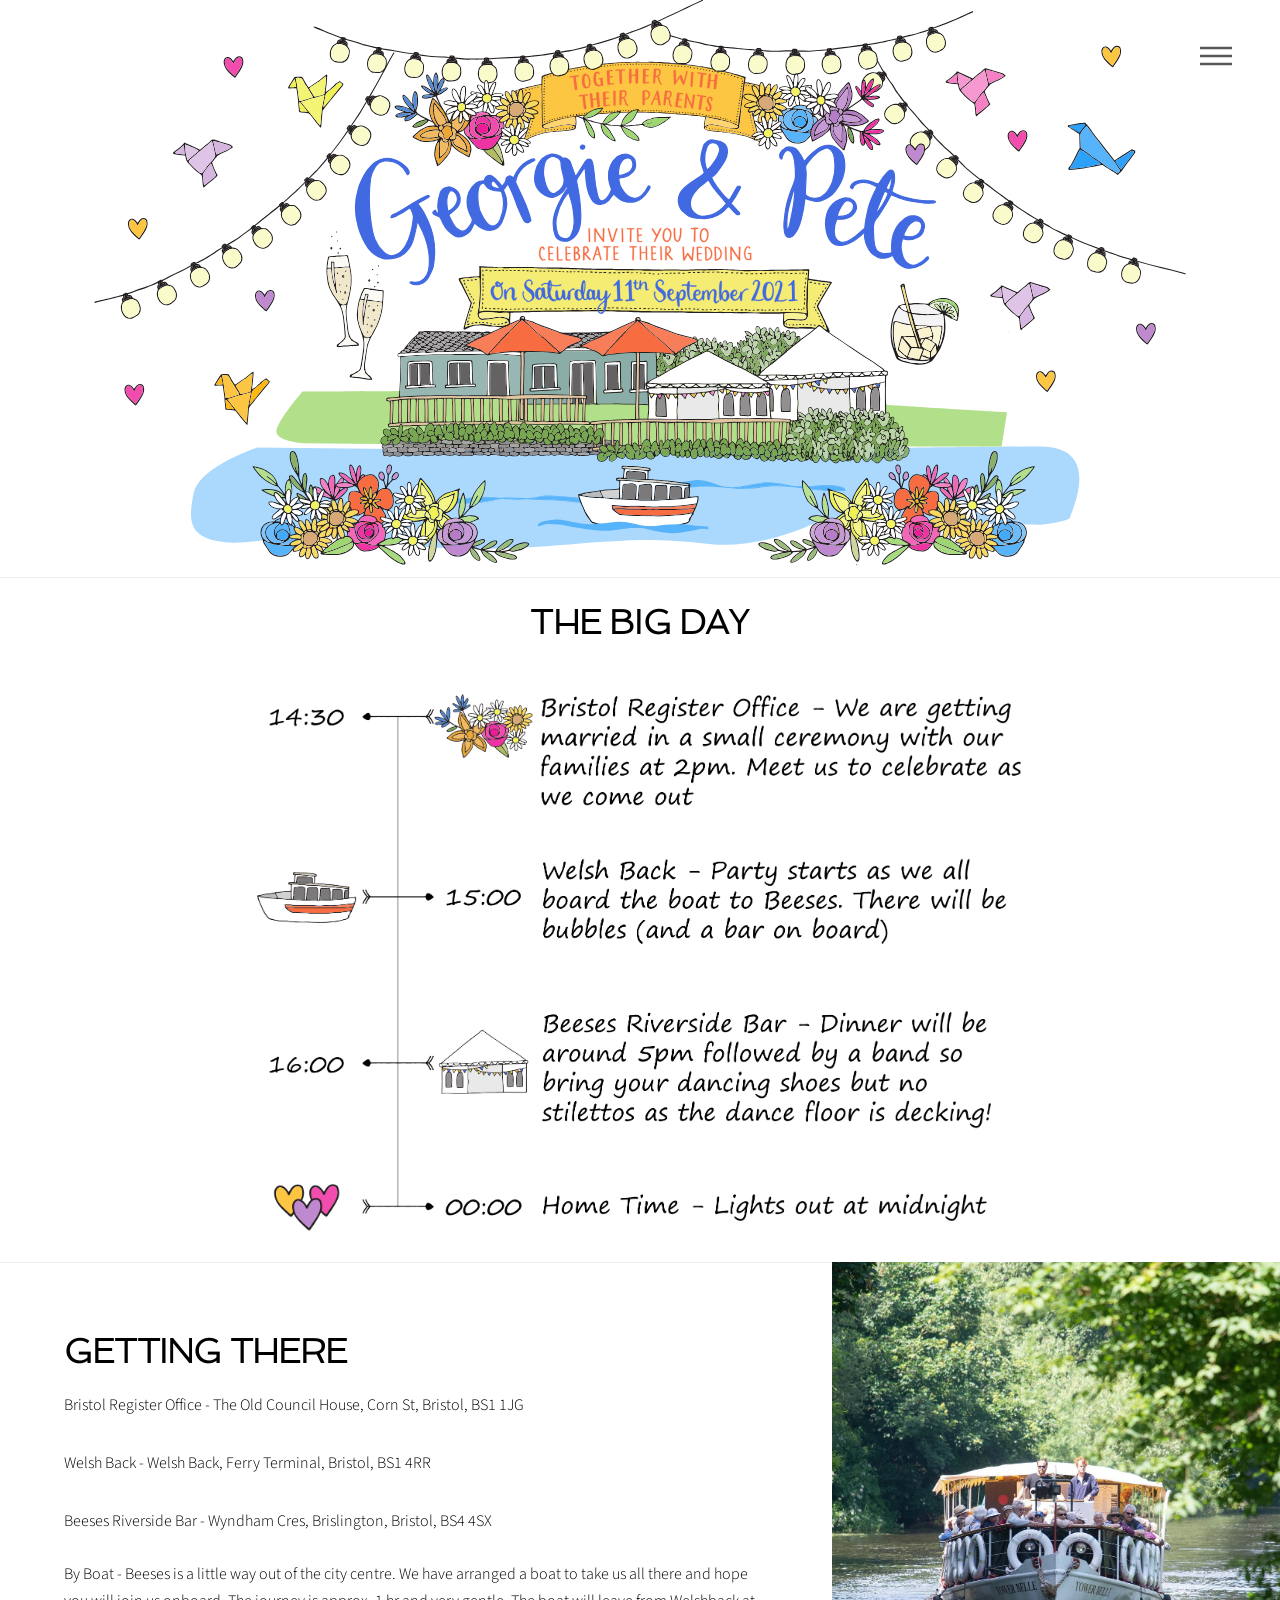
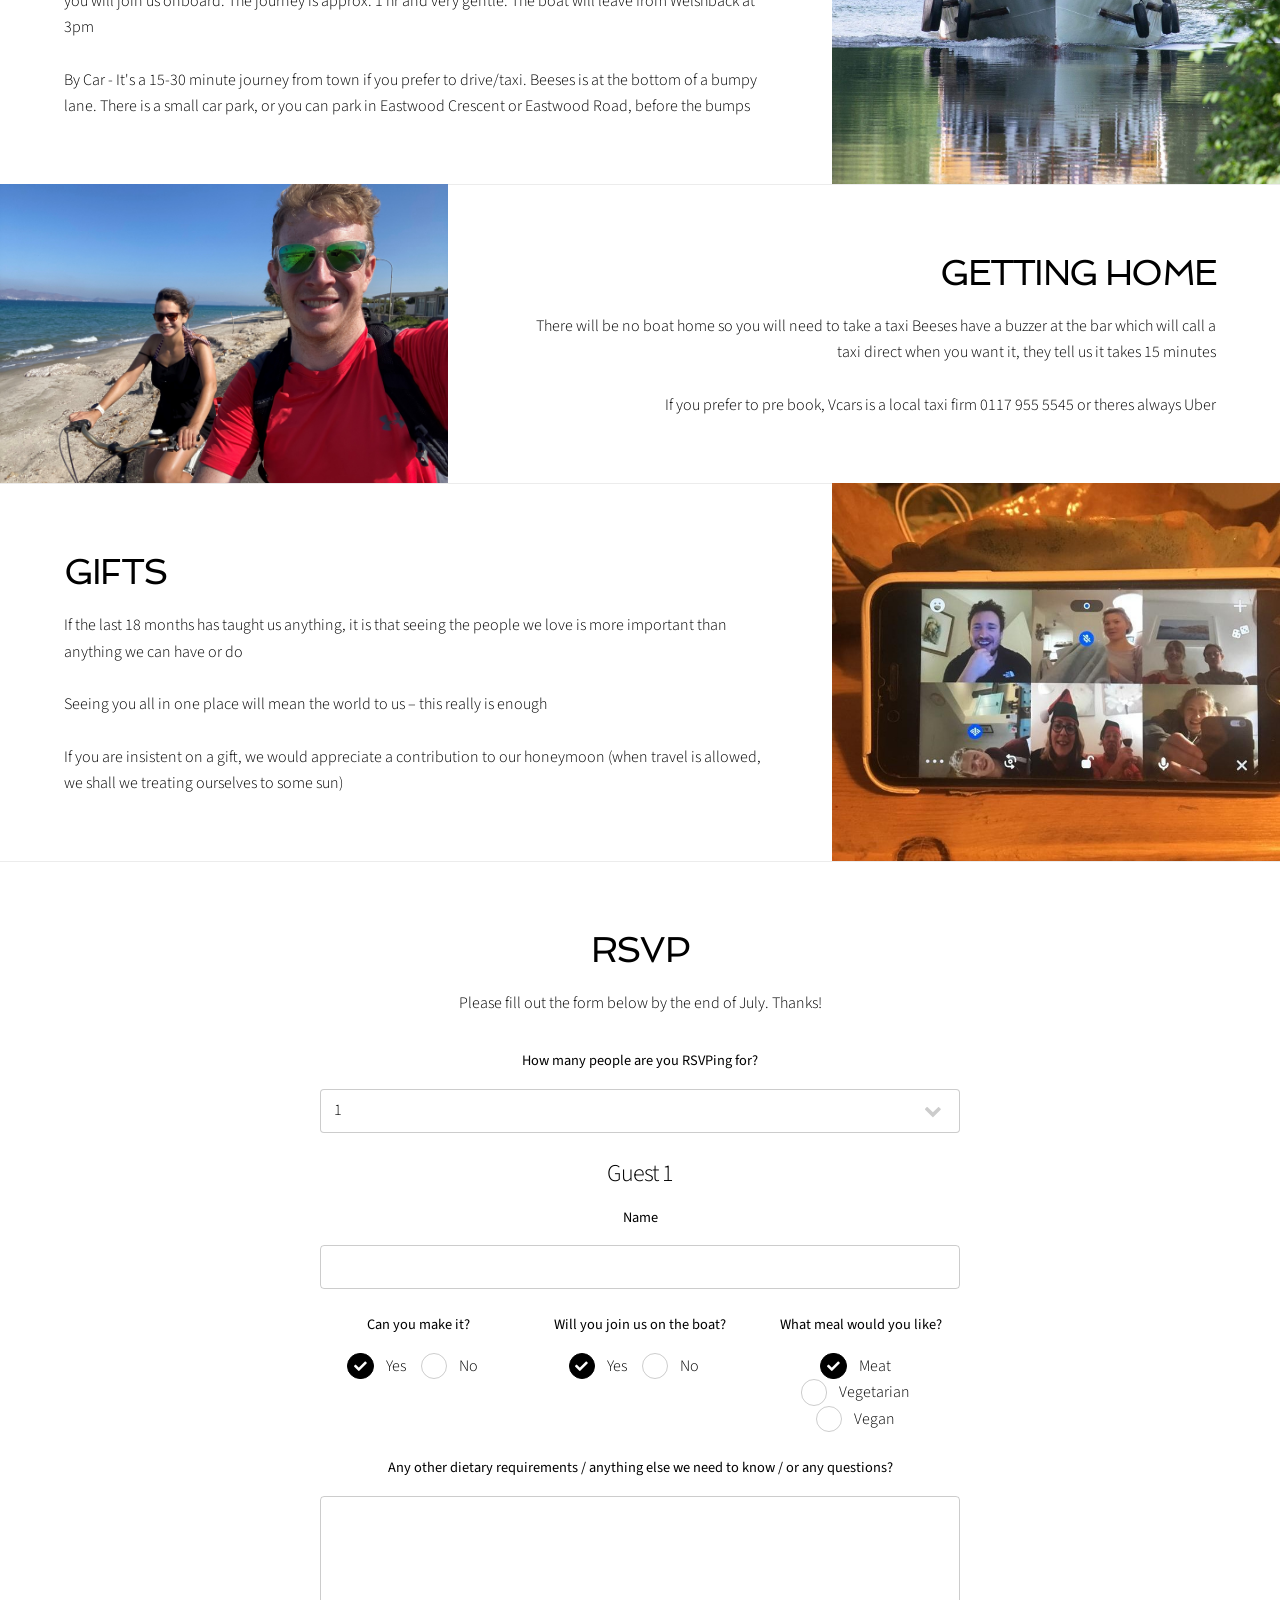
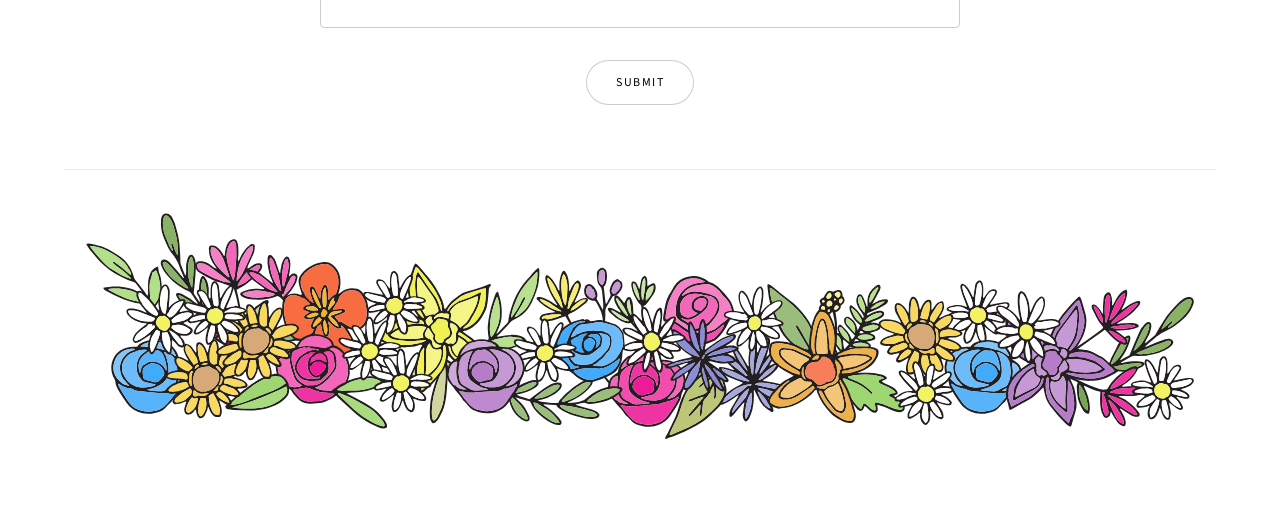
<file: home.html>
<!DOCTYPE HTML>
<html>
	<head>
		<title>G & P Wedding</title>
		<meta charset="utf-8" />
		<meta name="viewport" content="width=device-width, initial-scale=1, user-scalable=no" />
		<link rel="stylesheet" href="assets/css/main.css" />
		<script>
			function clicked() {
    			return alert('Thanks for RSVPing!');
			}
			function updateForm() {
				var newForm = document.getElementById("formHeader").innerHTML;
				var formFooter = document.getElementById("formFooter").innerHTML;
				var formGuest = document.getElementById("formGuest").innerHTML;
				var guestNumber = document.getElementById("numberOfGuests").value;
				for (var i=0; i<guestNumber; i++) {
					newForm += formGuest.replaceAll("-1",`-${i+1}`).replace("Guest 1",`Guest ${i+1}`)
				}
				document.getElementById("rsvpForm").innerHTML = newForm + formFooter;
				document.getElementById("numberOfGuests").value = guestNumber;
			}
			function rsvpChange(buttonClicked) {
				var guest = buttonClicked.id.split("-")[1]
				var rsvp = buttonClicked.id.split("-")[2] 
				if (rsvp == "no") {
					document.getElementById(`boat-${guest}-na`).checked = true;
					document.getElementById(`boat-${guest}`).style.display = "none";
					document.getElementById(`meal-${guest}-na`).checked = true;
					document.getElementById(`meal-${guest}`).style.display = "none";
					document.getElementById(`rsvp-${guest}`).className = "field";
				} else {
					document.getElementById(`boat-${guest}-yes`).checked = true;
					document.getElementById(`boat-${guest}`).style.display = "block";
					document.getElementById(`meal-${guest}-meat`).checked = true;
					document.getElementById(`meal-${guest}`).style.display = "block";
					document.getElementById(`rsvp-${guest}`).className = "field third";
				}
			}
		</script>
		<noscript><link rel="stylesheet" href="assets/css/noscript.css" /></noscript>
	</head>
	<body class="is-preload">

		<!-- Wrapper -->
			<div id="wrapper" class="divided all-content">
				<!-- Header -->
				<header id="header">
					
					<div class="inner">

						<!-- Nav -->
							<nav>
								<ul>
									<li><a href="#menu">Menu</a></li>
								</ul>
							</nav>

					</div>
				</header>

				<!-- Menu -->
				<nav id="menu">
					<ul>
						<li><a href="#">Home</a></li>
						<li><a href="#schedule">Schedule</a></li>
						<li><a href="#getting-there">Getting There</a></li>
						<li><a href="#getting-home">Getting Home</a></li>
						<li><a href="#gifts">Gifts</a></li>
						<li><a href="#rsvp">RSVP</a></li>
					</ul>
				</nav>

				<!-- Home-->
					<!-- <img src="images/home_v2.svg" style="display: block; margin-left: auto; margin-right: auto; height: 100%;"/> -->
					<section class="banner style5 orient-right content-align-centre image-position-centre onload-image-fade-in onload-content-fade-right">
						<div class="content" >
							<br><br><br><br><br><br><br><br><br><br><br><br><br><br><br><br><br>
							<!-- <h1 class="title">GEORGIE<br>& PETE<br>ARE<br>GETTING<br>MARRIED!</h1> -->
						</div>
						<!-- <div class="image" style="background-color: white;"> -->
							<!-- <img class = "main-image" src="images/home_v2.svg" alt="" style="background-color: white;"/> -->
						
							<picture>
								<source media="(max-width: 560px)" srcset="images/home.svg">
								<source media="(min-width: 800px)" srcset="images/home_v2.svg">
								<img class = "image main-image" src="images/home_v2.svg" alt="Beeses" style="background-color: white;" />
							  </picture>
						<!-- </div> -->
					</section>


					<!-- <section class="wrapper style1 align-center">
						<div class="inner">
						</div>
					</section> -->

				<!-- Details -->
					<section id="schedule" class="banner content-align-centre image-position-centre onload-image-fade-in onload-content-fade-right">
						<div class="content">
							<h2 class="title" style="text-align: center; padding-top: 20px;">The Big Day</h2>
							<img src="images/timeline2.png" alt="" class="timeline" />
						</div>
						<!-- <div class="image onscroll-image-fade-in" style="background-color: white;">
							<img src="images/timeline.svg" alt="" />
						</div> -->
						<!-- <img src="images/timeline.svg" alt="" style="height: 500px;"/> -->
					</section>

				<!-- Locations -->
					<section id="getting-there" class="spotlight style1 orient-left content-align-left image-position-center onscroll-image-fade-in">
						<div class="content">
							<h2 class="title">Getting There</h2>
							<p>Bristol Register Office - <a href="https://www.google.com/maps/place/Bristol+Register+Office/@51.4556127,-2.5977315,15z/data=!4m5!3m4!1s0x0:0xab5a51b94e351ad2!8m2!3d51.4549709!4d-2.5932683">The Old Council House, Corn St, Bristol, BS1 1JG</a><br>
							<p>Welsh Back - <a href="https://www.google.com/maps/place/Welsh+Back/@51.452674,-2.5929739,18z/data=!4m5!3m4!1s0x48718e79adabbf69:0xccf965d6112f51b2!8m2!3d51.4524672!4d-2.5924136">Welsh Back, Ferry Terminal, Bristol, BS1 4RR</a><br>
							<p>Beeses Riverside Bar - <a href="https://www.google.com/maps/place/Beese's+Riverside+Bar/@51.4435188,-2.5365997,16z/data=!4m5!3m4!1s0x48718f063e6c6f4d:0x18ac66c5a0b9f8f1!8m2!3d51.444178!4d-2.535438">Wyndham Cres, Brislington, Bristol, BS4 4SX</a><br><br>
							By Boat - Beeses is a little way out of the city centre. We have arranged a boat to take us all there and hope you will join us onboard. The journey is approx. 1 hr and very gentle. The boat will leave from Welshback at 3pm <br>
							<br>By Car - It's a 15-30 minute journey from town if you prefer to drive/taxi. Beeses is at the bottom of a bumpy lane. There is a small car park, or you can park in Eastwood Crescent or Eastwood Road, before the bumps</p>
						</div>
						<div class="image" style="background-color: white;">
							<img src="images/TB.jpg" alt="" />
						</div>
					</section>

				<!-- Getting Home -->
					<section id="getting-home" class="spotlight style1 orient-right content-align-right image-position-center onscroll-image-fade-in">
						<div class="content">
							<h2 class="title">Getting Home</h2>
							<p>There will be no boat home so you will need to take a taxi 
							   Beeses have a buzzer at the bar which will call a taxi direct when you want it, they tell us it takes 15 minutes<br><br>If you prefer to pre book, Vcars is a local taxi firm <a href="tel:0117 955 5545"">0117 955 5545</a> or theres always Uber</p>
						</div>
						<div class="image" style="background-color: white;">
							<img src="images/Bike.jpg" alt="" />
						</div>
					</section>

				<!-- Gifts -->
				<section id="gifts" class="spotlight style1 orient-left content-align-left image-position-center onscroll-image-fade-in">
					<div class="content">
						<h2 class="title">Gifts</h2>
						<p>If the last 18 months has taught us anything, it is that seeing the people we love is more important than anything we can have or do
							<br><br>Seeing you all in one place will mean the world to us – this really is enough
							<br><br>If you are insistent on a gift, we would appreciate a contribution to our honeymoon (when travel is allowed, we shall we treating ourselves to some sun)
							<p>
					</div>
					<div class="image" style="background-color: white;">
						<img src="images/Gifts2.jpg" alt="" />
					</div>
				</section>

				<!-- RSVP -->
					<section id="rsvp" class="wrapper style1 align-center">
						<div class="inner medium">
							<h2 class="title">RSVP</h2>
							<p>Please fill out the form below by the end of July. Thanks!</p>
							<form method="post" action="#" id="submitRSVP">
								<div class="fields" id="rsvpForm">
							
									<div class="field">
										<label for="numberOfGuests">How many people are you RSVPing for?</label>
										<select name="numberOfGuests" id="numberOfGuests" onchange=updateForm()>
											<option value=1>1</option>
											<option value=2>2</option>
											<option value=3>3</option>
											<option value=4>4</option>
											<option value=5>5</option>
											<option value=6>6</option>
										</select>
									</div>
									
									<div class="field">
										<h3 id="nameHeader-1">Guest 1</h3>
										<label for="name-1">Name</label>
										<input type="text" name="name-1" id="name-1" />
									</div>
									
									<div class="field third" id="rsvp-1">
										<label for="rsvp-1">Can you make it?</label>
										<input type="radio" id="rsvp-1-yes" name="rsvp-1" value="yes" checked="true" onclick=rsvpChange(this)>
										<label for="rsvp-1-yes">Yes</label>
										<input type="radio" id="rsvp-1-no" name="rsvp-1" value="no" onclick=rsvpChange(this)>
										<label for="rsvp-1-no">No</label>
									</div>
									
									<div class="field third" id="boat-1">
										<label for="boat-1">Will you join us on the boat?</label>
										<input type="radio" id="boat-1-yes" name="boat-1" value="yes" checked="true">
										<label for="boat-1-yes">Yes</label>
										<input type="radio" id="boat-1-no" name="boat-1" value="no">
										<label for="boat-1-no">No</label>
										<input type="radio" id="boat-1-na" name="boat-1" value="N/A" style="display: none;">
										<label for="boat-1-na" style="display: none;">N/A</label>
									</div>
									
									<div class="field third" id="meal-1">
										<label for="meal-1">What meal would you like?</label>
										<input type="radio" id="meal-1-meat" name="meal-1" value="meat" checked="true">
										<label for="meal-1-meat">Meat</label>
										<input type="radio" id="meal-1-veg" name="meal-1" value="veg">
										<label for="meal-1-veg">Vegetarian</label>
										<input type="radio" id="meal-1-vegan" name="meal-1" value="vegan">
										<label for="meal-1-vegan">Vegan</label>
										<input type="radio" id="meal-1-na" name="meal-1" value="N/A" style="display: none;">
										<label for="meal-1-na" style="display: none;">N/A</label>
									</div>

									<div class="field">
										<label for="message"> Any other dietary requirements / anything else we need to know / or any questions?</label>
										<textarea name="message" id="message" rows="4" style="resize: none;"></textarea>
									</div>
	
								</div>
								
							<ul class="actions special">
									<li><input type="submit" name="submit" id="submit" onclick="return clicked();" value="Submit" /></li>
								</ul>
							
							</form>
							
						</div>
					</section>

				<!-- End-->
				<!-- <section class="banner style5 orient-right content-align-left image-position-right onload-image-fade-in onload-content-fade-right"> -->
					<!-- <div class="content">
						<br><br><br><br><br>
					</div> -->
					<div class="flowers">
						<img src="images/footer.svg" style="width: 100%;" alt="" />
					</div>
				<!-- </section> -->


			</div>

			<div id="formHeader" style="display: none;">
				<div class="field">
					<label for="numberOfGuests">How many people are you RSVPing for?</label>
					<select name="numberOfGuests" id="numberOfGuests" onchange=updateForm()>
						<option value=1>1</option>
						<option value=2>2</option>
						<option value=3>3</option>
						<option value=4>4</option>
						<option value=5>5</option>
						<option value=6>6</option>
					</select>
				</div>
			</div>

			<div id="formGuest" style="display: none;">
				<div class="field">
					<h3 id="nameHeader-1">Guest 1</h3>
					<label for="name-1">Name</label>
					<input type="text" name="name-1" id="name-1" />
				</div>
				
				<div class="field third" id="rsvp-1">
					<label for="rsvp-1">Can you make it?</label>
					<input type="radio" id="rsvp-1-yes" name="rsvp-1" value="yes" checked="true"  onclick=rsvpChange(this)>
					<label for="rsvp-1-yes">Yes</label>
					<input type="radio" id="rsvp-1-no" name="rsvp-1" value="no"  onclick=rsvpChange(this)>
					<label for="rsvp-1-no">No</label>
				</div>
				
				<div class="field third" id="boat-1">
					<label for="boat-1">Will you join us the boat?</label>
					<input type="radio" id="boat-1-yes" name="boat-1" value="yes" checked="true">
					<label for="boat-1-yes">Yes</label>
					<input type="radio" id="boat-1-no" name="boat-1" value="no">
					<label for="boat-1-no">No</label>
					<input type="radio" id="boat-1-na" name="boat-1" value="N/A" style="display: none;">
					<label for="boat-1-na" style="display: none;">N/A</label>
				</div>
				
				<div class="field third" id="meal-1">
					<label for="meal-1">What meal would you like?</label>
					<input type="radio" id="meal-1-meat" name="meal-1" value="meat" checked="true">
					<label for="meal-1-meat">Meat</label>
					<input type="radio" id="meal-1-veg" name="meal-1" value="veg">
					<label for="meal-1-veg">Vegetarian</label>
					<input type="radio" id="meal-1-vegan" name="meal-1" value="vegan">
					<label for="meal-1-vegan">Vegan</label>
					<input type="radio" id="meal-1-na" name="meal-1" value="N/A" style="display: none;">
					<label for="meal-1-na" style="display: none;">N/A</label>
				</div>
			</div>

			<div id="formFooter" style="display: none;">
				<div class="field">
					<label for="message"> Any other dietary requirements / anything else we need to know / or any questions?</label>
					<textarea name="message" id="message" rows="4" style="resize: none;"></textarea>
				</div>
			</div>

			<!-- Footer -->
			<!-- <footer class="wrapper style1 align-center">
				<p>Save the Date - 11th September 2021</p>
			</footer> -->

		<!-- Scripts -->
			<script src="assets/js/jquery.min.js"></script>
			<script src="assets/js/jquery.scrollex.min.js"></script>
			<script src="assets/js/jquery.scrolly.min.js"></script>
			<script src="assets/js/browser.min.js"></script>
			<script src="assets/js/breakpoints.min.js"></script>
			<script src="assets/js/util.js"></script>
			<script src="assets/js/main.js"></script>
			<script src="assets/js/form.js"></script>

	</body>
</html>
</file>
<file: assets/css/noscript.css>
/*
	Story by HTML5 UP
	html5up.net | @ajlkn
	Free for personal and commercial use under the CCA 3.0 license (html5up.net/license)
*/

/* Banner (transitions) */

	.banner.onload-content-fade-up .content {
		-moz-transition: none;
		-webkit-transition: none;
		-ms-transition: none;
		transition: none;
	}

	body.is-preload .banner.onload-content-fade-up .content {
		-moz-transform: none;
		-webkit-transform: none;
		-ms-transform: none;
		transform: none;
		opacity: 1;
	}

	.banner.onload-content-fade-down .content {
		-moz-transition: none;
		-webkit-transition: none;
		-ms-transition: none;
		transition: none;
	}

	body.is-preload .banner.onload-content-fade-down .content {
		-moz-transform: none;
		-webkit-transform: none;
		-ms-transform: none;
		transform: none;
		opacity: 1;
	}

	.banner.onload-content-fade-left .content {
		-moz-transition: none;
		-webkit-transition: none;
		-ms-transition: none;
		transition: none;
	}

	body.is-preload .banner.onload-content-fade-left .content {
		-moz-transform: none;
		-webkit-transform: none;
		-ms-transform: none;
		transform: none;
		opacity: 1;
	}

	.banner.onload-content-fade-right .content {
		-moz-transition: none;
		-webkit-transition: none;
		-ms-transition: none;
		transition: none;
	}

	body.is-preload .banner.onload-content-fade-right .content {
		-moz-transform: none;
		-webkit-transform: none;
		-ms-transform: none;
		transform: none;
		opacity: 1;
	}

	.banner.onload-content-fade-in .content {
		-moz-transition: none;
		-webkit-transition: none;
		-ms-transition: none;
		transition: none;
	}

	body.is-preload .banner.onload-content-fade-in .content {
		-moz-transform: none;
		-webkit-transform: none;
		-ms-transform: none;
		transform: none;
		opacity: 1;
	}

	.banner.onload-image-fade-up .image {
		-moz-transition: none;
		-webkit-transition: none;
		-ms-transition: none;
		transition: none;
	}

		.banner.onload-image-fade-up .image img {
			-moz-transition: none;
			-webkit-transition: none;
			-ms-transition: none;
			transition: none;
		}

	body.is-preload .banner.onload-image-fade-up .image {
		-moz-transform: none;
		-webkit-transform: none;
		-ms-transform: none;
		transform: none;
		opacity: 1;
	}

		body.is-preload .banner.onload-image-fade-up .image img {
			opacity: 1;
		}

	.banner.onload-image-fade-down .image {
		-moz-transition: none;
		-webkit-transition: none;
		-ms-transition: none;
		transition: none;
	}

		.banner.onload-image-fade-down .image img {
			-moz-transition: none;
			-webkit-transition: none;
			-ms-transition: none;
			transition: none;
		}

	body.is-preload .banner.onload-image-fade-down .image {
		-moz-transform: none;
		-webkit-transform: none;
		-ms-transform: none;
		transform: none;
		opacity: 1;
	}

		body.is-preload .banner.onload-image-fade-down .image img {
			opacity: 1;
		}

	.banner.onload-image-fade-left .image {
		-moz-transition: none;
		-webkit-transition: none;
		-ms-transition: none;
		transition: none;
	}

		.banner.onload-image-fade-left .image img {
			-moz-transition: none;
			-webkit-transition: none;
			-ms-transition: none;
			transition: none;
		}

	body.is-preload .banner.onload-image-fade-left .image {
		-moz-transform: none;
		-webkit-transform: none;
		-ms-transform: none;
		transform: none;
		opacity: 1;
	}

		body.is-preload .banner.onload-image-fade-left .image img {
			opacity: 1;
		}

	.banner.onload-image-fade-right .image {
		-moz-transition: none;
		-webkit-transition: none;
		-ms-transition: none;
		transition: none;
	}

		.banner.onload-image-fade-right .image img {
			-moz-transition: none;
			-webkit-transition: none;
			-ms-transition: none;
			transition: none;
		}

	body.is-preload .banner.onload-image-fade-right .image {
		-moz-transform: none;
		-webkit-transform: none;
		-ms-transform: none;
		transform: none;
		opacity: 1;
	}

		body.is-preload .banner.onload-image-fade-right .image img {
			opacity: 1;
		}

	.banner.onload-image-fade-in .image img {
		-moz-transition: none;
		-webkit-transition: none;
		-ms-transition: none;
		transition: none;
	}

	body.is-preload .banner.onload-image-fade-in .image img {
		opacity: 1;
	}

	.banner.onscroll-content-fade-up .content {
		-moz-transition: none;
		-webkit-transition: none;
		-ms-transition: none;
		transition: none;
	}

	.banner.onscroll-content-fade-up.is-inactive .content {
		-moz-transform: none;
		-webkit-transform: none;
		-ms-transform: none;
		transform: none;
		opacity: 1;
	}

	.banner.onscroll-content-fade-down .content {
		-moz-transition: none;
		-webkit-transition: none;
		-ms-transition: none;
		transition: none;
	}

	.banner.onscroll-content-fade-down.is-inactive .content {
		-moz-transform: none;
		-webkit-transform: none;
		-ms-transform: none;
		transform: none;
		opacity: 1;
	}

	.banner.onscroll-content-fade-left .content {
		-moz-transition: none;
		-webkit-transition: none;
		-ms-transition: none;
		transition: none;
	}

	.banner.onscroll-content-fade-left.is-inactive .content {
		-moz-transform: none;
		-webkit-transform: none;
		-ms-transform: none;
		transform: none;
		opacity: 1;
	}

	.banner.onscroll-content-fade-right .content {
		-moz-transition: none;
		-webkit-transition: none;
		-ms-transition: none;
		transition: none;
	}

	.banner.onscroll-content-fade-right.is-inactive .content {
		-moz-transform: none;
		-webkit-transform: none;
		-ms-transform: none;
		transform: none;
		opacity: 1;
	}

	.banner.onscroll-content-fade-in .content {
		-moz-transition: none;
		-webkit-transition: none;
		-ms-transition: none;
		transition: none;
	}

	.banner.onscroll-content-fade-in.is-inactive .content {
		-moz-transform: none;
		-webkit-transform: none;
		-ms-transform: none;
		transform: none;
		opacity: 1;
	}

	.banner.onscroll-image-fade-up .image {
		-moz-transition: none;
		-webkit-transition: none;
		-ms-transition: none;
		transition: none;
	}

		.banner.onscroll-image-fade-up .image img {
			-moz-transition: none;
			-webkit-transition: none;
			-ms-transition: none;
			transition: none;
		}

	.banner.onscroll-image-fade-up.is-inactive .image {
		-moz-transform: none;
		-webkit-transform: none;
		-ms-transform: none;
		transform: none;
		opacity: 1;
	}

		.banner.onscroll-image-fade-up.is-inactive .image img {
			opacity: 1;
		}

	.banner.onscroll-image-fade-down .image {
		-moz-transition: none;
		-webkit-transition: none;
		-ms-transition: none;
		transition: none;
	}

		.banner.onscroll-image-fade-down .image img {
			-moz-transition: none;
			-webkit-transition: none;
			-ms-transition: none;
			transition: none;
		}

	.banner.onscroll-image-fade-down.is-inactive .image {
		-moz-transform: none;
		-webkit-transform: none;
		-ms-transform: none;
		transform: none;
		opacity: 1;
	}

		.banner.onscroll-image-fade-down.is-inactive .image img {
			opacity: 1;
		}

	.banner.onscroll-image-fade-left .image {
		-moz-transition: none;
		-webkit-transition: none;
		-ms-transition: none;
		transition: none;
	}

		.banner.onscroll-image-fade-left .image img {
			-moz-transition: none;
			-webkit-transition: none;
			-ms-transition: none;
			transition: none;
		}

	.banner.onscroll-image-fade-left.is-inactive .image {
		-moz-transform: none;
		-webkit-transform: none;
		-ms-transform: none;
		transform: none;
		opacity: 1;
	}

		.banner.onscroll-image-fade-left.is-inactive .image img {
			opacity: 1;
		}

	.banner.onscroll-image-fade-right .image {
		-moz-transition: none;
		-webkit-transition: none;
		-ms-transition: none;
		transition: none;
	}

		.banner.onscroll-image-fade-right .image img {
			-moz-transition: none;
			-webkit-transition: none;
			-ms-transition: none;
			transition: none;
		}

	.banner.onscroll-image-fade-right.is-inactive .image {
		-moz-transform: none;
		-webkit-transform: none;
		-ms-transform: none;
		transform: none;
		opacity: 1;
	}

		.banner.onscroll-image-fade-right.is-inactive .image img {
			opacity: 1;
		}

	.banner.onscroll-image-fade-in .image img {
		-moz-transition: none;
		-webkit-transition: none;
		-ms-transition: none;
		transition: none;
	}

	.banner.onscroll-image-fade-in.is-inactive .image img {
		opacity: 1;
	}
</file>
<file: assets/css/main.css>
@import url(fontawesome-all.min.css);
@import url("https://fonts.googleapis.com/css?family=Source+Sans+Pro:300,300i,400,400i");
@import url("https://fonts.googleapis.com/css2?family=Spinnaker&display=swap");
@import url("https://fonts.googleapis.com/css?family=Lobster");


html, body, div, span, applet, object,
iframe, h1, h2, h3, h4, h5, h6, p, blockquote,
pre, a, abbr, acronym, address, big, cite,
code, del, dfn, em, img, ins, kbd, q, s, samp,
small, strike, strong, sub, sup, tt, var, b,
u, i, center, dl, dt, dd, ol, ul, li, fieldset,
form, label, legend, table, caption, tbody,
tfoot, thead, tr, th, td, article, aside,
canvas, details, embed, figure, figcaption,
footer, header, hgroup, menu, nav, output, ruby,
section, summary, time, mark, audio, video {
	margin: 0;
	padding: 0;
	border: 0;
	font-size: 100%;
	font: inherit;
	vertical-align: baseline;
	scroll-behavior: smooth;}

article, aside, details, figcaption, figure,
footer, header, hgroup, menu, nav, section {
	display: block;}

body {
	line-height: 1;
}

ol, ul {
	list-style: none;
}

blockquote, q {
	quotes: none;
}

	blockquote:before, blockquote:after, q:before, q:after {
		content: '';
		content: none;
	}

table {
	border-collapse: collapse;
	border-spacing: 0;
}

body {
	-webkit-text-size-adjust: none;
}

mark {
	background-color: transparent;
	color: inherit;
}

input::-moz-focus-inner {
	border: 0;
	padding: 0;
}

input, select, textarea {
	-moz-appearance: none;
	-webkit-appearance: none;
	-ms-appearance: none;
	appearance: none;
}

/* Basic */

	@-ms-viewport {
		width: device-width;
	}

	body {
		-ms-overflow-style: scrollbar;
	}

	@media screen and (max-width: 480px) {

		html, body {
			min-width: 320px;
		}

	}

	html {
		box-sizing: border-box;
	}

	*, *:before, *:after {
		box-sizing: inherit;
	}

	body {
		background: #ffffff;
	}

		body.is-preload *, body.is-preload *:before, body.is-preload *:after {
			-moz-animation: none !important;
			-webkit-animation: none !important;
			-ms-animation: none !important;
			animation: none !important;
			-moz-transition: none !important;
			-webkit-transition: none !important;
			-ms-transition: none !important;
			transition: none !important;
		}

/* Type */

	html {
		font-size: 18pt;
	}

		@media screen and (max-width: 1680px) {

			html {
				font-size: 14pt;
			}

		}

		@media screen and (max-width: 1280px) {

			html {
				font-size: 12pt;
			}

		}

		@media screen and (max-width: 736px) {

			html {
				font-size: 11pt;
			}

		}

		@media screen and (max-width: 360px) {

			html {
				font-size: 10pt;
			}

		}

	body {
		background-color: #ffffff;
		color: #000000;
	}

	body, input, select, textarea {
		font-family: "Source Sans Pro", Helvetica, sans-serif;
		font-size: 1rem;
		font-weight: 300;
		line-height: 1.65;
	}

	a {
		-moz-transition: color 0.2s ease-in-out;
		-webkit-transition: color 0.2s ease-in-out;
		-ms-transition: color 0.2s ease-in-out;
		transition: color 0.2s ease-in-out;
		text-decoration: none;
	}

		a:hover {
			text-decoration: none;
		}

	strong, b {
		font-weight: 400;
	}

	em, i {
		font-style: italic;
	}

	p {
		margin: 0 0 2rem 0;
	}

		p.major {
			font-size: 1.25rem;
		}

	h1, h2, h3, h4, h5, h6 {
		font-weight: 300;
		line-height: 1.375;
		letter-spacing: -0.05em;
		margin: 0 0 1rem 0;
	}

		h1 a, h2 a, h3 a, h4 a, h5 a, h6 a {
			color: inherit;
			text-decoration: none;
		}

	h1 {
		font-size: 3.5rem;
		line-height: 1.2;
	}

	h2 {
		font-size: 2.25rem;
	}

	h3 {
		font-size: 1.5rem;
	}

	h4 {
		font-size: 1.1rem;
	}

	h5 {
		font-size: 0.9rem;
	}

	h6 {
		font-size: 0.7rem;
	}

	sub {
		font-size: 0.8rem;
		position: relative;
		top: 0.5rem;
	}

	sup {
		font-size: 0.8rem;
		position: relative;
		top: -0.5rem;
	}

	blockquote {
		border-left: solid 4px;
		font-style: italic;
		margin: 0 0 2rem 0;
		padding: 0.5rem 0 0.5rem 2rem;
	}

	code {
		border-radius: 4px;
		font-family: "Courier New", monospace;
		font-size: 0.9em;
		margin: 0 0.25rem;
		padding: 0.25rem 0.325rem;
	}

	pre {
		-webkit-overflow-scrolling: touch;
		font-family: "Courier New", monospace;
		font-size: 0.9em;
		margin: 0 0 2rem 0;
	}

		pre code {
			display: block;
			line-height: 1.5;
			padding: 0.75rem 1rem;
			overflow-x: auto;
		}

	hr {
		border: 0;
		border-bottom: solid 1px;
		margin: 2.5rem 0;
	}

		hr.major {
			margin: 3.5rem 0;
		}

	.align-left {
		text-align: left;
	}

	.align-center {
		text-align: center;
	}

	.align-right {
		text-align: right;
	}

	@media screen and (max-width: 736px) {

		p.major {
			font-size: 1.1rem;
		}

		h1 {
			font-size: 2.5rem;
		}

		h2 {
			font-size: 2rem;
		}

		h3 {
			font-size: 1.25rem;
		}

		h4 {
			font-size: 1rem;
		}

	}

	input, select, textarea {
		color: #000000;
	}

	a {
		color: #000000;
	}

		a:hover {
			color: #47D3E5;
		}

	strong, b {
		color: #000000;
	}

	h1, h2, h3, h4, h5, h6 {
		color: #000000;
	}

	blockquote {
		border-left-color: rgba(0, 0, 0, 0.2);
	}

	code {
		background: rgba(0, 0, 0, 0.05);
		border-color: rgba(0, 0, 0, 0.2);
	}

	hr {
		border-bottom-color: rgba(0, 0, 0, 0.2);
	}

/* Row */

	.row {
		display: flex;
		flex-wrap: wrap;
		box-sizing: border-box;
		align-items: stretch;
	}

		.row > * {
			box-sizing: border-box;
		}

		.row.gtr-uniform > * > :last-child {
			margin-bottom: 0;
		}

		.row.aln-left {
			justify-content: flex-start;
		}

		.row.aln-center {
			justify-content: center;
		}

		.row.aln-right {
			justify-content: flex-end;
		}

		.row.aln-top {
			align-items: flex-start;
		}

		.row.aln-middle {
			align-items: center;
		}

		.row.aln-bottom {
			align-items: flex-end;
		}

		.row > .imp {
			order: -1;
		}

		.row > .col-1 {
			width: 8.33333%;
		}

		.row > .off-1 {
			margin-left: 8.33333%;
		}

		.row > .col-2 {
			width: 16.66667%;
		}

		.row > .off-2 {
			margin-left: 16.66667%;
		}

		.row > .col-3 {
			width: 25%;
		}

		.row > .off-3 {
			margin-left: 25%;
		}

		.row > .col-4 {
			width: 33.33333%;
		}

		.row > .off-4 {
			margin-left: 33.33333%;
		}

		.row > .col-5 {
			width: 41.66667%;
		}

		.row > .off-5 {
			margin-left: 41.66667%;
		}

		.row > .col-6 {
			width: 50%;
		}

		.row > .off-6 {
			margin-left: 50%;
		}

		.row > .col-7 {
			width: 58.33333%;
		}

		.row > .off-7 {
			margin-left: 58.33333%;
		}

		.row > .col-8 {
			width: 66.66667%;
		}

		.row > .off-8 {
			margin-left: 66.66667%;
		}

		.row > .col-9 {
			width: 75%;
		}

		.row > .off-9 {
			margin-left: 75%;
		}

		.row > .col-10 {
			width: 83.33333%;
		}

		.row > .off-10 {
			margin-left: 83.33333%;
		}

		.row > .col-11 {
			width: 91.66667%;
		}

		.row > .off-11 {
			margin-left: 91.66667%;
		}

		.row > .col-12 {
			width: 100%;
		}

		.row > .off-12 {
			margin-left: 100%;
		}

		.row.gtr-0 {
			margin-top: 0;
			margin-left: 0rem;
		}

			.row.gtr-0 > * {
				padding: 0 0 0 0rem;
			}

			.row.gtr-0.gtr-uniform {
				margin-top: 0rem;
			}

				.row.gtr-0.gtr-uniform > * {
					padding-top: 0rem;
				}

		.row.gtr-25 {
			margin-top: 0;
			margin-left: -0.5rem;
		}

			.row.gtr-25 > * {
				padding: 0 0 0 0.5rem;
			}

			.row.gtr-25.gtr-uniform {
				margin-top: -0.5rem;
			}

				.row.gtr-25.gtr-uniform > * {
					padding-top: 0.5rem;
				}

		.row.gtr-50 {
			margin-top: 0;
			margin-left: -1rem;
		}

			.row.gtr-50 > * {
				padding: 0 0 0 1rem;
			}

			.row.gtr-50.gtr-uniform {
				margin-top: -1rem;
			}

				.row.gtr-50.gtr-uniform > * {
					padding-top: 1rem;
				}

		.row {
			margin-top: 0;
			margin-left: -2rem;
		}

			.row > * {
				padding: 0 0 0 2rem;
			}

			.row.gtr-uniform {
				margin-top: -2rem;
			}

				.row.gtr-uniform > * {
					padding-top: 2rem;
				}

		.row.gtr-150 {
			margin-top: 0;
			margin-left: -3rem;
		}

			.row.gtr-150 > * {
				padding: 0 0 0 3rem;
			}

			.row.gtr-150.gtr-uniform {
				margin-top: -3rem;
			}

				.row.gtr-150.gtr-uniform > * {
					padding-top: 3rem;
				}

		.row.gtr-200 {
			margin-top: 0;
			margin-left: -4rem;
		}

			.row.gtr-200 > * {
				padding: 0 0 0 4rem;
			}

			.row.gtr-200.gtr-uniform {
				margin-top: -4rem;
			}

				.row.gtr-200.gtr-uniform > * {
					padding-top: 4rem;
				}

		@media screen and (max-width: 1680px) {

			.row {
				display: flex;
				flex-wrap: wrap;
				box-sizing: border-box;
				align-items: stretch;
			}

				.row > * {
					box-sizing: border-box;
				}

				.row.gtr-uniform > * > :last-child {
					margin-bottom: 0;
				}

				.row.aln-left {
					justify-content: flex-start;
				}

				.row.aln-center {
					justify-content: center;
				}

				.row.aln-right {
					justify-content: flex-end;
				}

				.row.aln-top {
					align-items: flex-start;
				}

				.row.aln-middle {
					align-items: center;
				}

				.row.aln-bottom {
					align-items: flex-end;
				}

				.row > .imp-xlarge {
					order: -1;
				}

				.row > .col-1-xlarge {
					width: 8.33333%;
				}

				.row > .off-1-xlarge {
					margin-left: 8.33333%;
				}

				.row > .col-2-xlarge {
					width: 16.66667%;
				}

				.row > .off-2-xlarge {
					margin-left: 16.66667%;
				}

				.row > .col-3-xlarge {
					width: 25%;
				}

				.row > .off-3-xlarge {
					margin-left: 25%;
				}

				.row > .col-4-xlarge {
					width: 33.33333%;
				}

				.row > .off-4-xlarge {
					margin-left: 33.33333%;
				}

				.row > .col-5-xlarge {
					width: 41.66667%;
				}

				.row > .off-5-xlarge {
					margin-left: 41.66667%;
				}

				.row > .col-6-xlarge {
					width: 50%;
				}

				.row > .off-6-xlarge {
					margin-left: 50%;
				}

				.row > .col-7-xlarge {
					width: 58.33333%;
				}

				.row > .off-7-xlarge {
					margin-left: 58.33333%;
				}

				.row > .col-8-xlarge {
					width: 66.66667%;
				}

				.row > .off-8-xlarge {
					margin-left: 66.66667%;
				}

				.row > .col-9-xlarge {
					width: 75%;
				}

				.row > .off-9-xlarge {
					margin-left: 75%;
				}

				.row > .col-10-xlarge {
					width: 83.33333%;
				}

				.row > .off-10-xlarge {
					margin-left: 83.33333%;
				}

				.row > .col-11-xlarge {
					width: 91.66667%;
				}

				.row > .off-11-xlarge {
					margin-left: 91.66667%;
				}

				.row > .col-12-xlarge {
					width: 100%;
				}

				.row > .off-12-xlarge {
					margin-left: 100%;
				}

				.row.gtr-0 {
					margin-top: 0;
					margin-left: 0rem;
				}

					.row.gtr-0 > * {
						padding: 0 0 0 0rem;
					}

					.row.gtr-0.gtr-uniform {
						margin-top: 0rem;
					}

						.row.gtr-0.gtr-uniform > * {
							padding-top: 0rem;
						}

				.row.gtr-25 {
					margin-top: 0;
					margin-left: -0.5rem;
				}

					.row.gtr-25 > * {
						padding: 0 0 0 0.5rem;
					}

					.row.gtr-25.gtr-uniform {
						margin-top: -0.5rem;
					}

						.row.gtr-25.gtr-uniform > * {
							padding-top: 0.5rem;
						}

				.row.gtr-50 {
					margin-top: 0;
					margin-left: -1rem;
				}

					.row.gtr-50 > * {
						padding: 0 0 0 1rem;
					}

					.row.gtr-50.gtr-uniform {
						margin-top: -1rem;
					}

						.row.gtr-50.gtr-uniform > * {
							padding-top: 1rem;
						}

				.row {
					margin-top: 0;
					margin-left: -2rem;
				}

					.row > * {
						padding: 0 0 0 2rem;
					}

					.row.gtr-uniform {
						margin-top: -2rem;
					}

						.row.gtr-uniform > * {
							padding-top: 2rem;
						}

				.row.gtr-150 {
					margin-top: 0;
					margin-left: -3rem;
				}

					.row.gtr-150 > * {
						padding: 0 0 0 3rem;
					}

					.row.gtr-150.gtr-uniform {
						margin-top: -3rem;
					}

						.row.gtr-150.gtr-uniform > * {
							padding-top: 3rem;
						}

				.row.gtr-200 {
					margin-top: 0;
					margin-left: -4rem;
				}

					.row.gtr-200 > * {
						padding: 0 0 0 4rem;
					}

					.row.gtr-200.gtr-uniform {
						margin-top: -4rem;
					}

						.row.gtr-200.gtr-uniform > * {
							padding-top: 4rem;
						}

		}

		@media screen and (max-width: 1280px) {

			.row {
				display: flex;
				flex-wrap: wrap;
				box-sizing: border-box;
				align-items: stretch;
			}

				.row > * {
					box-sizing: border-box;
				}

				.row.gtr-uniform > * > :last-child {
					margin-bottom: 0;
				}

				.row.aln-left {
					justify-content: flex-start;
				}

				.row.aln-center {
					justify-content: center;
				}

				.row.aln-right {
					justify-content: flex-end;
				}

				.row.aln-top {
					align-items: flex-start;
				}

				.row.aln-middle {
					align-items: center;
				}

				.row.aln-bottom {
					align-items: flex-end;
				}

				.row > .imp-large {
					order: -1;
				}

				.row > .col-1-large {
					width: 8.33333%;
				}

				.row > .off-1-large {
					margin-left: 8.33333%;
				}

				.row > .col-2-large {
					width: 16.66667%;
				}

				.row > .off-2-large {
					margin-left: 16.66667%;
				}

				.row > .col-3-large {
					width: 25%;
				}

				.row > .off-3-large {
					margin-left: 25%;
				}

				.row > .col-4-large {
					width: 33.33333%;
				}

				.row > .off-4-large {
					margin-left: 33.33333%;
				}

				.row > .col-5-large {
					width: 41.66667%;
				}

				.row > .off-5-large {
					margin-left: 41.66667%;
				}

				.row > .col-6-large {
					width: 50%;
				}

				.row > .off-6-large {
					margin-left: 50%;
				}

				.row > .col-7-large {
					width: 58.33333%;
				}

				.row > .off-7-large {
					margin-left: 58.33333%;
				}

				.row > .col-8-large {
					width: 66.66667%;
				}

				.row > .off-8-large {
					margin-left: 66.66667%;
				}

				.row > .col-9-large {
					width: 75%;
				}

				.row > .off-9-large {
					margin-left: 75%;
				}

				.row > .col-10-large {
					width: 83.33333%;
				}

				.row > .off-10-large {
					margin-left: 83.33333%;
				}

				.row > .col-11-large {
					width: 91.66667%;
				}

				.row > .off-11-large {
					margin-left: 91.66667%;
				}

				.row > .col-12-large {
					width: 100%;
				}

				.row > .off-12-large {
					margin-left: 100%;
				}

				.row.gtr-0 {
					margin-top: 0;
					margin-left: 0rem;
				}

					.row.gtr-0 > * {
						padding: 0 0 0 0rem;
					}

					.row.gtr-0.gtr-uniform {
						margin-top: 0rem;
					}

						.row.gtr-0.gtr-uniform > * {
							padding-top: 0rem;
						}

				.row.gtr-25 {
					margin-top: 0;
					margin-left: -0.5rem;
				}

					.row.gtr-25 > * {
						padding: 0 0 0 0.5rem;
					}

					.row.gtr-25.gtr-uniform {
						margin-top: -0.5rem;
					}

						.row.gtr-25.gtr-uniform > * {
							padding-top: 0.5rem;
						}

				.row.gtr-50 {
					margin-top: 0;
					margin-left: -1rem;
				}

					.row.gtr-50 > * {
						padding: 0 0 0 1rem;
					}

					.row.gtr-50.gtr-uniform {
						margin-top: -1rem;
					}

						.row.gtr-50.gtr-uniform > * {
							padding-top: 1rem;
						}

				.row {
					margin-top: 0;
					margin-left: -2rem;
				}

					.row > * {
						padding: 0 0 0 2rem;
					}

					.row.gtr-uniform {
						margin-top: -2rem;
					}

						.row.gtr-uniform > * {
							padding-top: 2rem;
						}

				.row.gtr-150 {
					margin-top: 0;
					margin-left: -3rem;
				}

					.row.gtr-150 > * {
						padding: 0 0 0 3rem;
					}

					.row.gtr-150.gtr-uniform {
						margin-top: -3rem;
					}

						.row.gtr-150.gtr-uniform > * {
							padding-top: 3rem;
						}

				.row.gtr-200 {
					margin-top: 0;
					margin-left: -4rem;
				}

					.row.gtr-200 > * {
						padding: 0 0 0 4rem;
					}

					.row.gtr-200.gtr-uniform {
						margin-top: -4rem;
					}

						.row.gtr-200.gtr-uniform > * {
							padding-top: 4rem;
						}

		}

		@media screen and (max-width: 980px) {

			.row {
				display: flex;
				flex-wrap: wrap;
				box-sizing: border-box;
				align-items: stretch;
			}

				.row > * {
					box-sizing: border-box;
				}

				.row.gtr-uniform > * > :last-child {
					margin-bottom: 0;
				}

				.row.aln-left {
					justify-content: flex-start;
				}

				.row.aln-center {
					justify-content: center;
				}

				.row.aln-right {
					justify-content: flex-end;
				}

				.row.aln-top {
					align-items: flex-start;
				}

				.row.aln-middle {
					align-items: center;
				}

				.row.aln-bottom {
					align-items: flex-end;
				}

				.row > .imp-medium {
					order: -1;
				}

				.row > .col-1-medium {
					width: 8.33333%;
				}

				.row > .off-1-medium {
					margin-left: 8.33333%;
				}

				.row > .col-2-medium {
					width: 16.66667%;
				}

				.row > .off-2-medium {
					margin-left: 16.66667%;
				}

				.row > .col-3-medium {
					width: 25%;
				}

				.row > .off-3-medium {
					margin-left: 25%;
				}

				.row > .col-4-medium {
					width: 33.33333%;
				}

				.row > .off-4-medium {
					margin-left: 33.33333%;
				}

				.row > .col-5-medium {
					width: 41.66667%;
				}

				.row > .off-5-medium {
					margin-left: 41.66667%;
				}

				.row > .col-6-medium {
					width: 50%;
				}

				.row > .off-6-medium {
					margin-left: 50%;
				}

				.row > .col-7-medium {
					width: 58.33333%;
				}

				.row > .off-7-medium {
					margin-left: 58.33333%;
				}

				.row > .col-8-medium {
					width: 66.66667%;
				}

				.row > .off-8-medium {
					margin-left: 66.66667%;
				}

				.row > .col-9-medium {
					width: 75%;
				}

				.row > .off-9-medium {
					margin-left: 75%;
				}

				.row > .col-10-medium {
					width: 83.33333%;
				}

				.row > .off-10-medium {
					margin-left: 83.33333%;
				}

				.row > .col-11-medium {
					width: 91.66667%;
				}

				.row > .off-11-medium {
					margin-left: 91.66667%;
				}

				.row > .col-12-medium {
					width: 100%;
				}

				.row > .off-12-medium {
					margin-left: 100%;
				}

				.row.gtr-0 {
					margin-top: 0;
					margin-left: 0rem;
				}

					.row.gtr-0 > * {
						padding: 0 0 0 0rem;
					}

					.row.gtr-0.gtr-uniform {
						margin-top: 0rem;
					}

						.row.gtr-0.gtr-uniform > * {
							padding-top: 0rem;
						}

				.row.gtr-25 {
					margin-top: 0;
					margin-left: -0.5rem;
				}

					.row.gtr-25 > * {
						padding: 0 0 0 0.5rem;
					}

					.row.gtr-25.gtr-uniform {
						margin-top: -0.5rem;
					}

						.row.gtr-25.gtr-uniform > * {
							padding-top: 0.5rem;
						}

				.row.gtr-50 {
					margin-top: 0;
					margin-left: -1rem;
				}

					.row.gtr-50 > * {
						padding: 0 0 0 1rem;
					}

					.row.gtr-50.gtr-uniform {
						margin-top: -1rem;
					}

						.row.gtr-50.gtr-uniform > * {
							padding-top: 1rem;
						}

				.row {
					margin-top: 0;
					margin-left: -2rem;
				}

					.row > * {
						padding: 0 0 0 2rem;
					}

					.row.gtr-uniform {
						margin-top: -2rem;
					}

						.row.gtr-uniform > * {
							padding-top: 2rem;
						}

				.row.gtr-150 {
					margin-top: 0;
					margin-left: -3rem;
				}

					.row.gtr-150 > * {
						padding: 0 0 0 3rem;
					}

					.row.gtr-150.gtr-uniform {
						margin-top: -3rem;
					}

						.row.gtr-150.gtr-uniform > * {
							padding-top: 3rem;
						}

				.row.gtr-200 {
					margin-top: 0;
					margin-left: -4rem;
				}

					.row.gtr-200 > * {
						padding: 0 0 0 4rem;
					}

					.row.gtr-200.gtr-uniform {
						margin-top: -4rem;
					}

						.row.gtr-200.gtr-uniform > * {
							padding-top: 4rem;
						}

		}

		@media screen and (max-width: 736px) {

			.row {
				display: flex;
				flex-wrap: wrap;
				box-sizing: border-box;
				align-items: stretch;
			}

				.row > * {
					box-sizing: border-box;
				}

				.row.gtr-uniform > * > :last-child {
					margin-bottom: 0;
				}

				.row.aln-left {
					justify-content: flex-start;
				}

				.row.aln-center {
					justify-content: center;
				}

				.row.aln-right {
					justify-content: flex-end;
				}

				.row.aln-top {
					align-items: flex-start;
				}

				.row.aln-middle {
					align-items: center;
				}

				.row.aln-bottom {
					align-items: flex-end;
				}

				.row > .imp-small {
					order: -1;
				}

				.row > .col-1-small {
					width: 8.33333%;
				}

				.row > .off-1-small {
					margin-left: 8.33333%;
				}

				.row > .col-2-small {
					width: 16.66667%;
				}

				.row > .off-2-small {
					margin-left: 16.66667%;
				}

				.row > .col-3-small {
					width: 25%;
				}

				.row > .off-3-small {
					margin-left: 25%;
				}

				.row > .col-4-small {
					width: 33.33333%;
				}

				.row > .off-4-small {
					margin-left: 33.33333%;
				}

				.row > .col-5-small {
					width: 41.66667%;
				}

				.row > .off-5-small {
					margin-left: 41.66667%;
				}

				.row > .col-6-small {
					width: 50%;
				}

				.row > .off-6-small {
					margin-left: 50%;
				}

				.row > .col-7-small {
					width: 58.33333%;
				}

				.row > .off-7-small {
					margin-left: 58.33333%;
				}

				.row > .col-8-small {
					width: 66.66667%;
				}

				.row > .off-8-small {
					margin-left: 66.66667%;
				}

				.row > .col-9-small {
					width: 75%;
				}

				.row > .off-9-small {
					margin-left: 75%;
				}

				.row > .col-10-small {
					width: 83.33333%;
				}

				.row > .off-10-small {
					margin-left: 83.33333%;
				}

				.row > .col-11-small {
					width: 91.66667%;
				}

				.row > .off-11-small {
					margin-left: 91.66667%;
				}

				.row > .col-12-small {
					width: 100%;
				}

				.row > .off-12-small {
					margin-left: 100%;
				}

				.row.gtr-0 {
					margin-top: 0;
					margin-left: 0rem;
				}

					.row.gtr-0 > * {
						padding: 0 0 0 0rem;
					}

					.row.gtr-0.gtr-uniform {
						margin-top: 0rem;
					}

						.row.gtr-0.gtr-uniform > * {
							padding-top: 0rem;
						}

				.row.gtr-25 {
					margin-top: 0;
					margin-left: -0.5rem;
				}

					.row.gtr-25 > * {
						padding: 0 0 0 0.5rem;
					}

					.row.gtr-25.gtr-uniform {
						margin-top: -0.5rem;
					}

						.row.gtr-25.gtr-uniform > * {
							padding-top: 0.5rem;
						}

				.row.gtr-50 {
					margin-top: 0;
					margin-left: -1rem;
				}

					.row.gtr-50 > * {
						padding: 0 0 0 1rem;
					}

					.row.gtr-50.gtr-uniform {
						margin-top: -1rem;
					}

						.row.gtr-50.gtr-uniform > * {
							padding-top: 1rem;
						}

				.row {
					margin-top: 0;
					margin-left: -2rem;
				}

					.row > * {
						padding: 0 0 0 2rem;
					}

					.row.gtr-uniform {
						margin-top: -2rem;
					}

						.row.gtr-uniform > * {
							padding-top: 2rem;
						}

				.row.gtr-150 {
					margin-top: 0;
					margin-left: -3rem;
				}

					.row.gtr-150 > * {
						padding: 0 0 0 3rem;
					}

					.row.gtr-150.gtr-uniform {
						margin-top: -3rem;
					}

						.row.gtr-150.gtr-uniform > * {
							padding-top: 3rem;
						}

				.row.gtr-200 {
					margin-top: 0;
					margin-left: -4rem;
				}

					.row.gtr-200 > * {
						padding: 0 0 0 4rem;
					}

					.row.gtr-200.gtr-uniform {
						margin-top: -4rem;
					}

						.row.gtr-200.gtr-uniform > * {
							padding-top: 4rem;
						}

		}

		@media screen and (max-width: 480px) {

			.row {
				display: flex;
				flex-wrap: wrap;
				box-sizing: border-box;
				align-items: stretch;
			}

				.row > * {
					box-sizing: border-box;
				}

				.row.gtr-uniform > * > :last-child {
					margin-bottom: 0;
				}

				.row.aln-left {
					justify-content: flex-start;
				}

				.row.aln-center {
					justify-content: center;
				}

				.row.aln-right {
					justify-content: flex-end;
				}

				.row.aln-top {
					align-items: flex-start;
				}

				.row.aln-middle {
					align-items: center;
				}

				.row.aln-bottom {
					align-items: flex-end;
				}

				.row > .imp-xsmall {
					order: -1;
				}

				.row > .col-1-xsmall {
					width: 8.33333%;
				}

				.row > .off-1-xsmall {
					margin-left: 8.33333%;
				}

				.row > .col-2-xsmall {
					width: 16.66667%;
				}

				.row > .off-2-xsmall {
					margin-left: 16.66667%;
				}

				.row > .col-3-xsmall {
					width: 25%;
				}

				.row > .off-3-xsmall {
					margin-left: 25%;
				}

				.row > .col-4-xsmall {
					width: 33.33333%;
				}

				.row > .off-4-xsmall {
					margin-left: 33.33333%;
				}

				.row > .col-5-xsmall {
					width: 41.66667%;
				}

				.row > .off-5-xsmall {
					margin-left: 41.66667%;
				}

				.row > .col-6-xsmall {
					width: 50%;
				}

				.row > .off-6-xsmall {
					margin-left: 50%;
				}

				.row > .col-7-xsmall {
					width: 58.33333%;
				}

				.row > .off-7-xsmall {
					margin-left: 58.33333%;
				}

				.row > .col-8-xsmall {
					width: 66.66667%;
				}

				.row > .off-8-xsmall {
					margin-left: 66.66667%;
				}

				.row > .col-9-xsmall {
					width: 75%;
				}

				.row > .off-9-xsmall {
					margin-left: 75%;
				}

				.row > .col-10-xsmall {
					width: 83.33333%;
				}

				.row > .off-10-xsmall {
					margin-left: 83.33333%;
				}

				.row > .col-11-xsmall {
					width: 91.66667%;
				}

				.row > .off-11-xsmall {
					margin-left: 91.66667%;
				}

				.row > .col-12-xsmall {
					width: 100%;
				}

				.row > .off-12-xsmall {
					margin-left: 100%;
				}

				.row.gtr-0 {
					margin-top: 0;
					margin-left: 0rem;
				}

					.row.gtr-0 > * {
						padding: 0 0 0 0rem;
					}

					.row.gtr-0.gtr-uniform {
						margin-top: 0rem;
					}

						.row.gtr-0.gtr-uniform > * {
							padding-top: 0rem;
						}

				.row.gtr-25 {
					margin-top: 0;
					margin-left: -0.5rem;
				}

					.row.gtr-25 > * {
						padding: 0 0 0 0.5rem;
					}

					.row.gtr-25.gtr-uniform {
						margin-top: -0.5rem;
					}

						.row.gtr-25.gtr-uniform > * {
							padding-top: 0.5rem;
						}

				.row.gtr-50 {
					margin-top: 0;
					margin-left: -1rem;
				}

					.row.gtr-50 > * {
						padding: 0 0 0 1rem;
					}

					.row.gtr-50.gtr-uniform {
						margin-top: -1rem;
					}

						.row.gtr-50.gtr-uniform > * {
							padding-top: 1rem;
						}

				.row {
					margin-top: 0;
					margin-left: -2rem;
				}

					.row > * {
						padding: 0 0 0 2rem;
					}

					.row.gtr-uniform {
						margin-top: -2rem;
					}

						.row.gtr-uniform > * {
							padding-top: 2rem;
						}

				.row.gtr-150 {
					margin-top: 0;
					margin-left: -3rem;
				}

					.row.gtr-150 > * {
						padding: 0 0 0 3rem;
					}

					.row.gtr-150.gtr-uniform {
						margin-top: -3rem;
					}

						.row.gtr-150.gtr-uniform > * {
							padding-top: 3rem;
						}

				.row.gtr-200 {
					margin-top: 0;
					margin-left: -4rem;
				}

					.row.gtr-200 > * {
						padding: 0 0 0 4rem;
					}

					.row.gtr-200.gtr-uniform {
						margin-top: -4rem;
					}

						.row.gtr-200.gtr-uniform > * {
							padding-top: 4rem;
						}

		}

		@media screen and (max-width: 360px) {

			.row {
				display: flex;
				flex-wrap: wrap;
				box-sizing: border-box;
				align-items: stretch;
			}

				.row > * {
					box-sizing: border-box;
				}

				.row.gtr-uniform > * > :last-child {
					margin-bottom: 0;
				}

				.row.aln-left {
					justify-content: flex-start;
				}

				.row.aln-center {
					justify-content: center;
				}

				.row.aln-right {
					justify-content: flex-end;
				}

				.row.aln-top {
					align-items: flex-start;
				}

				.row.aln-middle {
					align-items: center;
				}

				.row.aln-bottom {
					align-items: flex-end;
				}

				.row > .imp-xxsmall {
					order: -1;
				}

				.row > .col-1-xxsmall {
					width: 8.33333%;
				}

				.row > .off-1-xxsmall {
					margin-left: 8.33333%;
				}

				.row > .col-2-xxsmall {
					width: 16.66667%;
				}

				.row > .off-2-xxsmall {
					margin-left: 16.66667%;
				}

				.row > .col-3-xxsmall {
					width: 25%;
				}

				.row > .off-3-xxsmall {
					margin-left: 25%;
				}

				.row > .col-4-xxsmall {
					width: 33.33333%;
				}

				.row > .off-4-xxsmall {
					margin-left: 33.33333%;
				}

				.row > .col-5-xxsmall {
					width: 41.66667%;
				}

				.row > .off-5-xxsmall {
					margin-left: 41.66667%;
				}

				.row > .col-6-xxsmall {
					width: 50%;
				}

				.row > .off-6-xxsmall {
					margin-left: 50%;
				}

				.row > .col-7-xxsmall {
					width: 58.33333%;
				}

				.row > .off-7-xxsmall {
					margin-left: 58.33333%;
				}

				.row > .col-8-xxsmall {
					width: 66.66667%;
				}

				.row > .off-8-xxsmall {
					margin-left: 66.66667%;
				}

				.row > .col-9-xxsmall {
					width: 75%;
				}

				.row > .off-9-xxsmall {
					margin-left: 75%;
				}

				.row > .col-10-xxsmall {
					width: 83.33333%;
				}

				.row > .off-10-xxsmall {
					margin-left: 83.33333%;
				}

				.row > .col-11-xxsmall {
					width: 91.66667%;
				}

				.row > .off-11-xxsmall {
					margin-left: 91.66667%;
				}

				.row > .col-12-xxsmall {
					width: 100%;
				}

				.row > .off-12-xxsmall {
					margin-left: 100%;
				}

				.row.gtr-0 {
					margin-top: 0;
					margin-left: 0rem;
				}

					.row.gtr-0 > * {
						padding: 0 0 0 0rem;
					}

					.row.gtr-0.gtr-uniform {
						margin-top: 0rem;
					}

						.row.gtr-0.gtr-uniform > * {
							padding-top: 0rem;
						}

				.row.gtr-25 {
					margin-top: 0;
					margin-left: -0.5rem;
				}

					.row.gtr-25 > * {
						padding: 0 0 0 0.5rem;
					}

					.row.gtr-25.gtr-uniform {
						margin-top: -0.5rem;
					}

						.row.gtr-25.gtr-uniform > * {
							padding-top: 0.5rem;
						}

				.row.gtr-50 {
					margin-top: 0;
					margin-left: -1rem;
				}

					.row.gtr-50 > * {
						padding: 0 0 0 1rem;
					}

					.row.gtr-50.gtr-uniform {
						margin-top: -1rem;
					}

						.row.gtr-50.gtr-uniform > * {
							padding-top: 1rem;
						}

				.row {
					margin-top: 0;
					margin-left: -2rem;
				}

					.row > * {
						padding: 0 0 0 2rem;
					}

					.row.gtr-uniform {
						margin-top: -2rem;
					}

						.row.gtr-uniform > * {
							padding-top: 2rem;
						}

				.row.gtr-150 {
					margin-top: 0;
					margin-left: -3rem;
				}

					.row.gtr-150 > * {
						padding: 0 0 0 3rem;
					}

					.row.gtr-150.gtr-uniform {
						margin-top: -3rem;
					}

						.row.gtr-150.gtr-uniform > * {
							padding-top: 3rem;
						}

				.row.gtr-200 {
					margin-top: 0;
					margin-left: -4rem;
				}

					.row.gtr-200 > * {
						padding: 0 0 0 4rem;
					}

					.row.gtr-200.gtr-uniform {
						margin-top: -4rem;
					}

						.row.gtr-200.gtr-uniform > * {
							padding-top: 4rem;
						}

		}

/* Box */

	.box {
		border-radius: 4px;
		border: solid 1px;
		margin-bottom: 2rem;
		padding: 1.5rem;
	}

		.box > :last-child,
		.box > :last-child > :last-child,
		.box > :last-child > :last-child > :last-child {
			margin-bottom: 0;
		}

		.box.alt {
			border: 0;
			border-radius: 0;
			padding: 0;
		}

	.box {
		border-color: rgba(0, 0, 0, 0.2);
	}

/* Button */

	input[type="submit"],
	input[type="reset"],
	input[type="button"],
	button,
	.button {
		-moz-appearance: none;
		-webkit-appearance: none;
		-ms-appearance: none;
		appearance: none;
		-moz-transition: background-color 0.2s ease-in-out, box-shadow 0.2s ease-in-out, color 0.2s ease-in-out;
		-webkit-transition: background-color 0.2s ease-in-out, box-shadow 0.2s ease-in-out, color 0.2s ease-in-out;
		-ms-transition: background-color 0.2s ease-in-out, box-shadow 0.2s ease-in-out, color 0.2s ease-in-out;
		transition: background-color 0.2s ease-in-out, box-shadow 0.2s ease-in-out, color 0.2s ease-in-out;
		border: 0;
		cursor: pointer;
		display: inline-block;
		font-weight: 400;
		letter-spacing: 0.125em;
		text-align: center;
		text-decoration: none;
		text-transform: uppercase;
		white-space: nowrap;
		font-size: 0.75rem;
		max-width: 20rem;
		height: 3.75em;
		line-height: 3.75em;
		border-radius: 3.75em;
		padding: 0 2.5em;
		text-overflow: ellipsis;
		overflow: hidden;
	}

		input[type="submit"].icon:before,
		input[type="reset"].icon:before,
		input[type="button"].icon:before,
		button.icon:before,
		.button.icon:before {
			margin-right: 0.5rem;
		}

		input[type="submit"].fit,
		input[type="reset"].fit,
		input[type="button"].fit,
		button.fit,
		.button.fit {
			width: 100%;
		}

		input[type="submit"].small,
		input[type="reset"].small,
		input[type="button"].small,
		button.small,
		.button.small {
			font-size: 0.6rem;
			height: 3.325em;
			line-height: 3.325em;
			border-radius: 3.325em;
			padding: 0 2em;
		}

		input[type="submit"].large,
		input[type="reset"].large,
		input[type="button"].large,
		button.large,
		.button.large {
			font-size: 0.8rem;
			height: 4em;
			line-height: 4em;
			border-radius: 4em;
			padding: 0 3em;
		}

		input[type="submit"].wide,
		input[type="reset"].wide,
		input[type="button"].wide,
		button.wide,
		.button.wide {
			min-width: 14em;
		}

		input[type="submit"].disabled, input[type="submit"]:disabled,
		input[type="reset"].disabled,
		input[type="reset"]:disabled,
		input[type="button"].disabled,
		input[type="button"]:disabled,
		button.disabled,
		button:disabled,
		.button.disabled,
		.button:disabled {
			pointer-events: none;
			opacity: 0.25;
		}

	input[type="submit"],
	input[type="reset"],
	input[type="button"],
	button,
	.button {
		background-color: transparent;
		box-shadow: inset 0 0 0 1px rgba(0, 0, 0, 0.2);
		color: #000000 !important;
	}

		input[type="submit"]:hover,
		input[type="reset"]:hover,
		input[type="button"]:hover,
		button:hover,
		.button:hover {
			box-shadow: inset 0 0 0 1px #47D3E5;
			color: #47D3E5 !important;
		}

		input[type="submit"]:active,
		input[type="reset"]:active,
		input[type="button"]:active,
		button:active,
		.button:active {
			background-color: rgba(71, 211, 229, 0.2);
			box-shadow: inset 0 0 0 1px #47D3E5;
			color: #47D3E5 !important;
		}

		input[type="submit"].primary,
		input[type="reset"].primary,
		input[type="button"].primary,
		button.primary,
		.button.primary {
			background-color: #000000;
			box-shadow: none;
			color: #ffffff !important;
		}

			input[type="submit"].primary:hover,
			input[type="reset"].primary:hover,
			input[type="button"].primary:hover,
			button.primary:hover,
			.button.primary:hover {
				background-color: #47D3E5;
			}

			input[type="submit"].primary:active,
			input[type="reset"].primary:active,
			input[type="button"].primary:active,
			button.primary:active,
			.button.primary:active {
				background-color: #1ebdd1;
			}

/* Form */

	form {
		margin: 0 0 2rem 0;
	}

		form > :last-child {
			margin-bottom: 0;
		}

		form > .fields {
			display: -moz-flex;
			display: -webkit-flex;
			display: -ms-flex;
			display: flex;
			-moz-flex-wrap: wrap;
			-webkit-flex-wrap: wrap;
			-ms-flex-wrap: wrap;
			flex-wrap: wrap;
			width: calc(100% + 3rem);
			margin: -1.5rem 0 2rem -1.5rem;
		}

			form > .fields > .field {
				-moz-flex-grow: 0;
				-webkit-flex-grow: 0;
				-ms-flex-grow: 0;
				flex-grow: 0;
				-moz-flex-shrink: 0;
				-webkit-flex-shrink: 0;
				-ms-flex-shrink: 0;
				flex-shrink: 0;
				padding: 1.5rem 0 0 1.5rem;
				width: calc(100% - 1.5rem);
			}

				form > .fields > .field.half {
					width: calc(50% - 0.75rem);
				}

				form > .fields > .field.third {
					width: calc(100%/3 - 0.5rem);
				}

				form > .fields > .field.quarter {
					width: calc(25% - 0.375rem);
				}

		@media screen and (max-width: 480px) {

			form > .fields {
				width: calc(100% + 3rem);
				margin: -1.5rem 0 2rem -1.5rem;
			}

				form > .fields > .field {
					padding: 1.5rem 0 0 1.5rem;
					width: calc(100% - 1.5rem);
				}

					form > .fields > .field.half {
						width: calc(100% - 1.5rem);
					}

					form > .fields > .field.third {
						width: calc(100% - 1.5rem);
					}

					form > .fields > .field.quarter {
						width: calc(100% - 1.5rem);
					}

		}

	label {
		display: block;
		font-size: 0.9rem;
		font-weight: 400;
		margin: 0 0 1rem 0;
	}

	input[type="text"],
	input[type="password"],
	input[type="email"],
	input[type="tel"],
	input[type="search"],
	input[type="url"],
	select,
	textarea {
		-moz-appearance: none;
		-webkit-appearance: none;
		-ms-appearance: none;
		appearance: none;
		background-color: transparent;
		border-radius: 4px;
		border: none;
		border: solid 1px;
		color: inherit;
		display: block;
		outline: 0;
		padding: 0 0.825rem;
		text-decoration: none;
		width: 100%;
	}

		input[type="text"]:invalid,
		input[type="password"]:invalid,
		input[type="email"]:invalid,
		input[type="tel"]:invalid,
		input[type="search"]:invalid,
		input[type="url"]:invalid,
		select:invalid,
		textarea:invalid {
			box-shadow: none;
		}

	select {
		background-size: 1.25rem;
		background-repeat: no-repeat;
		background-position: calc(100% - 1rem) center;
		height: 2.75rem;
		padding-right: 2.75rem;
		text-overflow: ellipsis;
	}

		select:focus::-ms-value {
			background-color: transparent;
		}

		select::-ms-expand {
			display: none;
		}

	input[type="text"],
	input[type="password"],
	input[type="email"],
	input[type="tel"],
	input[type="search"],
	input[type="url"],
	select {
		height: 2.75rem;
	}

	textarea {
		padding: 0.75rem 1rem;
	}

	input[type="checkbox"],
	input[type="radio"] {
		-moz-appearance: none;
		-webkit-appearance: none;
		-ms-appearance: none;
		appearance: none;
		display: block;
		float: left;
		margin-right: -2rem;
		opacity: 0;
		width: 1rem;
		z-index: -1;
	}

		input[type="checkbox"] + label,
		input[type="radio"] + label {
			text-decoration: none;
			-moz-user-select: none;
			-webkit-user-select: none;
			-ms-user-select: none;
			user-select: none;
			cursor: pointer;
			display: inline-block;
			font-size: 1rem;
			font-weight: 300;
			padding-left: 2.4rem;
			padding-right: 0.75rem;
			position: relative;
			margin-bottom: 0;
		}

			input[type="checkbox"] + label:before,
			input[type="radio"] + label:before {
				-moz-osx-font-smoothing: grayscale;
				-webkit-font-smoothing: antialiased;
				display: inline-block;
				font-style: normal;
				font-variant: normal;
				text-rendering: auto;
				line-height: 1;
				text-transform: none !important;
				font-family: 'Font Awesome 5 Free';
				font-weight: 900;
			}

			input[type="checkbox"] + label:before,
			input[type="radio"] + label:before {
				border-radius: 4px;
				border: solid 1px;
				content: '';
				display: inline-block;
				font-size: 0.8rem;
				height: 1.65rem;
				left: 0;
				line-height: 1.65rem;
				position: absolute;
				text-align: center;
				top: 0;
				width: 1.65rem;
			}

		input[type="checkbox"]:checked + label:before,
		input[type="radio"]:checked + label:before {
			content: '\f00c';
		}

	input[type="checkbox"] + label:before {
		border-radius: 4px;
	}

	input[type="radio"] + label:before {
		border-radius: 100%;
	}

	::-webkit-input-placeholder {
		opacity: 1.0;
	}

	:-moz-placeholder {
		opacity: 1.0;
	}

	::-moz-placeholder {
		opacity: 1.0;
	}

	:-ms-input-placeholder {
		opacity: 1.0;
	}

	label {
		color: #000000;
	}

	input[type="text"],
	input[type="password"],
	input[type="email"],
	input[type="tel"],
	input[type="search"],
	input[type="url"],
	select,
	textarea {
		border-color: rgba(0, 0, 0, 0.2);
	}

		input[type="text"]:focus,
		input[type="password"]:focus,
		input[type="email"]:focus,
		input[type="tel"]:focus,
		input[type="search"]:focus,
		input[type="url"]:focus,
		select:focus,
		textarea:focus {
			border-color: #47D3E5;
			box-shadow: 0 0 0 1px #47D3E5;
		}

	select {
		background-image: url("data:image/svg+xml;charset=utf8,%3Csvg xmlns='http://www.w3.org/2000/svg' width='40' height='40' preserveAspectRatio='none' viewBox='0 0 40 40'%3E%3Cpath d='M9.4,12.3l10.4,10.4l10.4-10.4c0.2-0.2,0.5-0.4,0.9-0.4c0.3,0,0.6,0.1,0.9,0.4l3.3,3.3c0.2,0.2,0.4,0.5,0.4,0.9 c0,0.4-0.1,0.6-0.4,0.9L20.7,31.9c-0.2,0.2-0.5,0.4-0.9,0.4c-0.3,0-0.6-0.1-0.9-0.4L4.3,17.3c-0.2-0.2-0.4-0.5-0.4-0.9 c0-0.4,0.1-0.6,0.4-0.9l3.3-3.3c0.2-0.2,0.5-0.4,0.9-0.4S9.1,12.1,9.4,12.3z' fill='rgba(0, 0, 0, 0.2)' /%3E%3C/svg%3E");
	}

		select option {
			color: #000000;
			background: #ffffff;
		}

	input[type="checkbox"] + label,
	input[type="radio"] + label {
		color: #000000;
	}

		input[type="checkbox"] + label:before,
		input[type="radio"] + label:before {
			border-color: rgba(0, 0, 0, 0.2);
		}

	input[type="checkbox"]:checked + label:before,
	input[type="radio"]:checked + label:before {
		background-color: #000000;
		border-color: #000000;
		color: #ffffff;
	}

	input[type="checkbox"]:focus + label:before,
	input[type="radio"]:focus + label:before {
		border-color: #47D3E5;
		box-shadow: 0 0 0 1px #47D3E5;
	}

	::-webkit-input-placeholder {
		color: rgba(0, 0, 0, 0.75) !important;
	}

	:-moz-placeholder {
		color: rgba(0, 0, 0, 0.75) !important;
	}

	::-moz-placeholder {
		color: rgba(0, 0, 0, 0.75) !important;
	}

	:-ms-input-placeholder {
		color: rgba(0, 0, 0, 0.75) !important;
	}

/* Icon */

	.icon {
		text-decoration: none;
		border-bottom: none;
		position: relative;
		text-align: center;
	}

		.icon:before {
			-moz-osx-font-smoothing: grayscale;
			-webkit-font-smoothing: antialiased;
			display: inline-block;
			font-style: normal;
			font-variant: normal;
			text-rendering: auto;
			line-height: 1;
			text-transform: none !important;
			font-family: 'Font Awesome 5 Free';
			font-weight: 400;
		}

		.icon > .label {
			display: none;
		}

		.icon:before {
			line-height: inherit;
		}

		.icon.solid:before {
			font-weight: 900;
		}

		.icon.brands:before {
			font-family: 'Font Awesome 5 Brands';
		}

		.icon.style2:before {
			border-radius: 2.75em;
			display: inline-block;
			height: 2.75em;
			line-height: 2.75em;
			width: 2.75em;
		}

		.icon.major {
			display: block;
			margin: 0 0 1rem 0;
		}

			.icon.major:before {
				font-size: 1.25rem;
			}

	a.icon.style2:before {
		-moz-transition: background-color 0.2s ease-in-out, box-shadow 0.2s ease-in-out, color 0.2s ease-in-out;
		-webkit-transition: background-color 0.2s ease-in-out, box-shadow 0.2s ease-in-out, color 0.2s ease-in-out;
		-ms-transition: background-color 0.2s ease-in-out, box-shadow 0.2s ease-in-out, color 0.2s ease-in-out;
		transition: background-color 0.2s ease-in-out, box-shadow 0.2s ease-in-out, color 0.2s ease-in-out;
	}

	.icon.style2:before {
		box-shadow: inset 0 0 0 1px rgba(0, 0, 0, 0.2);
	}

	a.icon.style2:hover:before {
		box-shadow: inset 0 0 0 1px #47D3E5;
		color: #47D3E5;
	}

	a.icon.style2:active:before {
		background-color: rgba(71, 211, 229, 0.1);
		box-shadow: inset 0 0 0 1px #47D3E5;
		color: #47D3E5;
	}

/* Image */

	.image {
		border: 0;
		border-radius: 4px;
		display: inline-block;
		position: relative;
	}

		.image img {
			display: block;
			border-radius: 4px;
		}

		.image.left, .image.right {
			width: 40%;
			max-width: 10rem;
		}

			.image.left img, .image.right img {
				width: 100%;
			}

		.image.left {
			float: left;
			margin: 0 1.5rem 1rem 0;
			top: 0.25rem;
		}

		.image.right {
			float: right;
			margin: 0 0 1rem 1.5rem;
			top: 0.25rem;
		}

		.image.fit {
			display: block;
			margin: 0 0 2rem 0;
			width: 100%;
		}

			.image.fit img {
				width: 100%;
			}

		.image.main {
			display: block;
			margin: 0 0 3rem 0;
			width: 100%;
		}

			.image.main img {
				width: 100%;
			}

/* List */

	ol {
		list-style: decimal;
		margin: 0 0 2rem 0;
		padding-left: 1.25rem;
	}

		ol li {
			padding-left: 0.25rem;
		}

	ul {
		list-style: disc;
		margin: 0 0 2rem 0;
		padding-left: 1rem;
	}

		ul li {
			padding-left: 0.5rem;
		}

		ul.alt {
			list-style: none;
			padding-left: 0;
		}

			ul.alt li {
				border-top: solid 1px;
				padding: 0.5rem 0;
			}

				ul.alt li:first-child {
					border-top: 0;
					padding-top: 0;
				}

	dl {
		margin: 0 0 2rem 0;
	}

		dl dt {
			display: block;
			font-weight: 400;
			margin: 0 0 1rem 0;
		}

		dl dd {
			margin-left: 2rem;
		}

		dl.style2 dt {
			width: 25%;
			float: left;
		}

		dl.style2 dd {
			width: 70%;
			float: left;
		}

		dl.style2:after {
			content: '';
			display: block;
			clear: both;
		}

	ul.alt li {
		border-top-color: rgba(0, 0, 0, 0.2);
	}

/* Actions */

	ul.actions {
		display: -moz-flex;
		display: -webkit-flex;
		display: -ms-flex;
		display: flex;
		cursor: default;
		list-style: none;
		margin-left: -1rem;
		padding-left: 0;
	}

		ul.actions li {
			padding: 0 0 0 1rem;
			vertical-align: middle;
		}

		ul.actions.special {
			-moz-justify-content: center;
			-webkit-justify-content: center;
			-ms-justify-content: center;
			justify-content: center;
			width: 100%;
			margin-left: 0;
		}

			ul.actions.special li:first-child {
				padding-left: 0;
			}

		ul.actions.stacked {
			-moz-flex-direction: column;
			-webkit-flex-direction: column;
			-ms-flex-direction: column;
			flex-direction: column;
			margin-left: 0;
		}

			ul.actions.stacked li {
				padding: 1.3rem 0 0 0;
			}

				ul.actions.stacked li:first-child {
					padding-top: 0;
				}

		ul.actions.fit {
			width: calc(100% + 1rem);
		}

			ul.actions.fit li {
				-moz-flex-grow: 1;
				-webkit-flex-grow: 1;
				-ms-flex-grow: 1;
				flex-grow: 1;
				-moz-flex-shrink: 1;
				-webkit-flex-shrink: 1;
				-ms-flex-shrink: 1;
				flex-shrink: 1;
				width: 100%;
			}

				ul.actions.fit li > * {
					width: 100%;
				}

			ul.actions.fit.stacked {
				width: 100%;
			}

		@media screen and (max-width: 480px) {

			ul.actions:not(.fixed) {
				-moz-flex-direction: column;
				-webkit-flex-direction: column;
				-ms-flex-direction: column;
				flex-direction: column;
				margin-left: 0;
				width: 100% !important;
			}

				ul.actions:not(.fixed) li {
					-moz-flex-grow: 1;
					-webkit-flex-grow: 1;
					-ms-flex-grow: 1;
					flex-grow: 1;
					-moz-flex-shrink: 1;
					-webkit-flex-shrink: 1;
					-ms-flex-shrink: 1;
					flex-shrink: 1;
					padding: 1rem 0 0 0;
					text-align: center;
					width: 100%;
				}

					ul.actions:not(.fixed) li > * {
						width: 100%;
					}

					ul.actions:not(.fixed) li:first-child {
						padding-top: 0;
					}

					ul.actions:not(.fixed) li input[type="submit"],
					ul.actions:not(.fixed) li input[type="reset"],
					ul.actions:not(.fixed) li input[type="button"],
					ul.actions:not(.fixed) li button,
					ul.actions:not(.fixed) li .button {
						width: 100%;
					}

						ul.actions:not(.fixed) li input[type="submit"].icon:before,
						ul.actions:not(.fixed) li input[type="reset"].icon:before,
						ul.actions:not(.fixed) li input[type="button"].icon:before,
						ul.actions:not(.fixed) li button.icon:before,
						ul.actions:not(.fixed) li .button.icon:before {
							margin-left: -0.5rem;
						}

		}

/* Icons */

	ul.icons {
		cursor: default;
		list-style: none;
		padding-left: 0;
	}

		ul.icons li {
			display: inline-block;
			padding: 0 0.75rem 0 0;
		}

			ul.icons li:last-child {
				padding-right: 0;
			}

/* Section/Article */

	section.special, article.special {
		text-align: center;
	}

	header p {
		position: relative;
		margin: -0.65rem 0 1.5rem 0;
		font-style: italic;
	}

	header h1 + p {
		font-size: 1.375rem;
	}

	header h2 + p {
		font-size: 1.25rem;
	}

	header h3 + p {
		font-size: 1.1rem;
	}

	header h4 + p,
	header h5 + p,
	header h6 + p {
		font-size: 0.9rem;
	}

	header p {
		color: rgba(0, 0, 0, 0.75);
	}

/* Table */

	.table-wrapper {
		-webkit-overflow-scrolling: touch;
		margin: 0 0 2rem 0;
		overflow-x: auto;
	}

		.table-wrapper > table {
			margin-bottom: 0;
		}

	table {
		margin: 0 0 2rem 0;
		width: 100%;
	}

		table tbody tr {
			border: solid 1px;
			border-left: 0;
			border-right: 0;
		}

		table td {
			padding: 0.75rem 0.75rem;
		}

		table th {
			font-size: 0.9rem;
			font-weight: 400;
			padding: 0 0.75rem 0.75rem 0.75rem;
			text-align: left;
		}

		table thead {
			border-bottom: solid 2px;
		}

		table tfoot {
			border-top: solid 2px;
		}

		table.alt {
			border-collapse: separate;
		}

			table.alt tbody tr td {
				border: solid 1px;
				border-left-width: 0;
				border-top-width: 0;
			}

				table.alt tbody tr td:first-child {
					border-left-width: 1px;
				}

			table.alt tbody tr:first-child td {
				border-top-width: 1px;
			}

			table.alt thead {
				border-bottom: 0;
			}

			table.alt tfoot {
				border-top: 0;
			}

		table.fixed {
			table-layout: fixed;
		}

	table tbody tr {
		border-color: rgba(0, 0, 0, 0.2);
	}

		table tbody tr:nth-child(2n + 1) {
			background-color: rgba(0, 0, 0, 0.05);
		}

		table tbody tr.alt {
			background-color: rgba(0, 0, 0, 0.05) !important;
		}

	table th {
		color: #000000;
	}

	table thead {
		border-bottom-color: rgba(0, 0, 0, 0.2);
	}

	table tfoot {
		border-top-color: rgba(0, 0, 0, 0.2);
	}

	table.alt tbody tr td {
		border-color: rgba(0, 0, 0, 0.2);
	}

	table.uniform tbody tr:nth-child(2n + 1) {
		background-color: transparent;
	}

/* Banner (transitions) */

	.banner.onload-content-fade-up .content {
		-moz-transition: opacity 0.75s ease-in-out, -moz-transform 0.75s ease-in-out;
		-webkit-transition: opacity 0.75s ease-in-out, -webkit-transform 0.75s ease-in-out;
		-ms-transition: opacity 0.75s ease-in-out, -ms-transform 0.75s ease-in-out;
		transition: opacity 0.75s ease-in-out, transform 0.75s ease-in-out;
	}

	body.is-preload .banner.onload-content-fade-up .content {
		-moz-transform: translateY(1rem);
		-webkit-transform: translateY(1rem);
		-ms-transform: translateY(1rem);
		transform: translateY(1rem);
		opacity: 0;
	}

	.banner.onload-content-fade-down .content {
		-moz-transition: opacity 0.75s ease-in-out, -moz-transform 0.75s ease-in-out;
		-webkit-transition: opacity 0.75s ease-in-out, -webkit-transform 0.75s ease-in-out;
		-ms-transition: opacity 0.75s ease-in-out, -ms-transform 0.75s ease-in-out;
		transition: opacity 0.75s ease-in-out, transform 0.75s ease-in-out;
	}

	body.is-preload .banner.onload-content-fade-down .content {
		-moz-transform: translateY(-1rem);
		-webkit-transform: translateY(-1rem);
		-ms-transform: translateY(-1rem);
		transform: translateY(-1rem);
		opacity: 0;
	}

	.banner.onload-content-fade-left .content {
		-moz-transition: opacity 0.75s ease-in-out, -moz-transform 0.75s ease-in-out;
		-webkit-transition: opacity 0.75s ease-in-out, -webkit-transform 0.75s ease-in-out;
		-ms-transition: opacity 0.75s ease-in-out, -ms-transform 0.75s ease-in-out;
		transition: opacity 0.75s ease-in-out, transform 0.75s ease-in-out;
	}

	body.is-preload .banner.onload-content-fade-left .content {
		-moz-transform: translateX(1rem);
		-webkit-transform: translateX(1rem);
		-ms-transform: translateX(1rem);
		transform: translateX(1rem);
		opacity: 0;
	}

	.banner.onload-content-fade-right .content {
		-moz-transition: opacity 0.75s ease-in-out, -moz-transform 0.75s ease-in-out;
		-webkit-transition: opacity 0.75s ease-in-out, -webkit-transform 0.75s ease-in-out;
		-ms-transition: opacity 0.75s ease-in-out, -ms-transform 0.75s ease-in-out;
		transition: opacity 0.75s ease-in-out, transform 0.75s ease-in-out;
	}

	body.is-preload .banner.onload-content-fade-right .content {
		-moz-transform: translateX(-1rem);
		-webkit-transform: translateX(-1rem);
		-ms-transform: translateX(-1rem);
		transform: translateX(-1rem);
		opacity: 0;
	}

	.banner.onload-content-fade-in .content {
		-moz-transition: opacity 0.75s ease-in-out;
		-webkit-transition: opacity 0.75s ease-in-out;
		-ms-transition: opacity 0.75s ease-in-out;
		transition: opacity 0.75s ease-in-out;
	}

	body.is-preload .banner.onload-content-fade-in .content {
		opacity: 0;
	}

	.banner.onload-image-fade-up .image {
		-moz-transition: opacity 0.75s ease-in-out, -moz-transform 0.75s ease-in-out;
		-webkit-transition: opacity 0.75s ease-in-out, -webkit-transform 0.75s ease-in-out;
		-ms-transition: opacity 0.75s ease-in-out, -ms-transform 0.75s ease-in-out;
		transition: opacity 0.75s ease-in-out, transform 0.75s ease-in-out;
	}

		.banner.onload-image-fade-up .image img {
			-moz-transition: opacity 0.75s ease-in-out;
			-webkit-transition: opacity 0.75s ease-in-out;
			-ms-transition: opacity 0.75s ease-in-out;
			transition: opacity 0.75s ease-in-out;
			-moz-transition-delay: 0.5625s;
			-webkit-transition-delay: 0.5625s;
			-ms-transition-delay: 0.5625s;
			transition-delay: 0.5625s;
		}

	body.is-preload .banner.onload-image-fade-up .image {
		-moz-transform: translateY(1rem);
		-webkit-transform: translateY(1rem);
		-ms-transform: translateY(1rem);
		transform: translateY(1rem);
		opacity: 0;
	}

		body.is-preload .banner.onload-image-fade-up .image img {
			opacity: 0;
		}

	.banner.onload-image-fade-down .image {
		-moz-transition: opacity 0.75s ease-in-out, -moz-transform 0.75s ease-in-out;
		-webkit-transition: opacity 0.75s ease-in-out, -webkit-transform 0.75s ease-in-out;
		-ms-transition: opacity 0.75s ease-in-out, -ms-transform 0.75s ease-in-out;
		transition: opacity 0.75s ease-in-out, transform 0.75s ease-in-out;
	}

		.banner.onload-image-fade-down .image img {
			-moz-transition: opacity 0.75s ease-in-out;
			-webkit-transition: opacity 0.75s ease-in-out;
			-ms-transition: opacity 0.75s ease-in-out;
			transition: opacity 0.75s ease-in-out;
			-moz-transition-delay: 0.5625s;
			-webkit-transition-delay: 0.5625s;
			-ms-transition-delay: 0.5625s;
			transition-delay: 0.5625s;
		}

	body.is-preload .banner.onload-image-fade-down .image {
		-moz-transform: translateY(-1rem);
		-webkit-transform: translateY(-1rem);
		-ms-transform: translateY(-1rem);
		transform: translateY(-1rem);
		opacity: 0;
	}

		body.is-preload .banner.onload-image-fade-down .image img {
			opacity: 0;
		}

	.banner.onload-image-fade-left .image {
		-moz-transition: opacity 0.75s ease-in-out, -moz-transform 0.75s ease-in-out;
		-webkit-transition: opacity 0.75s ease-in-out, -webkit-transform 0.75s ease-in-out;
		-ms-transition: opacity 0.75s ease-in-out, -ms-transform 0.75s ease-in-out;
		transition: opacity 0.75s ease-in-out, transform 0.75s ease-in-out;
	}

		.banner.onload-image-fade-left .image img {
			-moz-transition: opacity 0.75s ease-in-out;
			-webkit-transition: opacity 0.75s ease-in-out;
			-ms-transition: opacity 0.75s ease-in-out;
			transition: opacity 0.75s ease-in-out;
			-moz-transition-delay: 0.5625s;
			-webkit-transition-delay: 0.5625s;
			-ms-transition-delay: 0.5625s;
			transition-delay: 0.5625s;
		}

	body.is-preload .banner.onload-image-fade-left .image {
		-moz-transform: translateX(1rem);
		-webkit-transform: translateX(1rem);
		-ms-transform: translateX(1rem);
		transform: translateX(1rem);
		opacity: 0;
	}

		body.is-preload .banner.onload-image-fade-left .image img {
			opacity: 0;
		}

	.banner.onload-image-fade-right .image {
		-moz-transition: opacity 0.75s ease-in-out, -moz-transform 0.75s ease-in-out;
		-webkit-transition: opacity 0.75s ease-in-out, -webkit-transform 0.75s ease-in-out;
		-ms-transition: opacity 0.75s ease-in-out, -ms-transform 0.75s ease-in-out;
		transition: opacity 0.75s ease-in-out, transform 0.75s ease-in-out;
	}

		.banner.onload-image-fade-right .image img {
			-moz-transition: opacity 0.75s ease-in-out;
			-webkit-transition: opacity 0.75s ease-in-out;
			-ms-transition: opacity 0.75s ease-in-out;
			transition: opacity 0.75s ease-in-out;
			-moz-transition-delay: 0.5625s;
			-webkit-transition-delay: 0.5625s;
			-ms-transition-delay: 0.5625s;
			transition-delay: 0.5625s;
		}

	body.is-preload .banner.onload-image-fade-right .image {
		-moz-transform: translateX(-1rem);
		-webkit-transform: translateX(-1rem);
		-ms-transform: translateX(-1rem);
		transform: translateX(-1rem);
		opacity: 0;
	}

		body.is-preload .banner.onload-image-fade-right .image img {
			opacity: 0;
		}

	.banner.onload-image-fade-in .image img {
		-moz-transition: opacity 0.75s ease-in-out;
		-webkit-transition: opacity 0.75s ease-in-out;
		-ms-transition: opacity 0.75s ease-in-out;
		transition: opacity 0.75s ease-in-out;
	}

	body.is-preload .banner.onload-image-fade-in .image img {
		opacity: 0;
	}

	.banner.onscroll-content-fade-up .content {
		-moz-transition: opacity 0.75s ease-in-out, -moz-transform 0.75s ease-in-out;
		-webkit-transition: opacity 0.75s ease-in-out, -webkit-transform 0.75s ease-in-out;
		-ms-transition: opacity 0.75s ease-in-out, -ms-transform 0.75s ease-in-out;
		transition: opacity 0.75s ease-in-out, transform 0.75s ease-in-out;
	}

	.banner.onscroll-content-fade-up.is-inactive .content {
		-moz-transform: translateY(1rem);
		-webkit-transform: translateY(1rem);
		-ms-transform: translateY(1rem);
		transform: translateY(1rem);
		opacity: 0;
	}

	.banner.onscroll-content-fade-down .content {
		-moz-transition: opacity 0.75s ease-in-out, -moz-transform 0.75s ease-in-out;
		-webkit-transition: opacity 0.75s ease-in-out, -webkit-transform 0.75s ease-in-out;
		-ms-transition: opacity 0.75s ease-in-out, -ms-transform 0.75s ease-in-out;
		transition: opacity 0.75s ease-in-out, transform 0.75s ease-in-out;
	}

	.banner.onscroll-content-fade-down.is-inactive .content {
		-moz-transform: translateY(-1rem);
		-webkit-transform: translateY(-1rem);
		-ms-transform: translateY(-1rem);
		transform: translateY(-1rem);
		opacity: 0;
	}

	.banner.onscroll-content-fade-left .content {
		-moz-transition: opacity 0.75s ease-in-out, -moz-transform 0.75s ease-in-out;
		-webkit-transition: opacity 0.75s ease-in-out, -webkit-transform 0.75s ease-in-out;
		-ms-transition: opacity 0.75s ease-in-out, -ms-transform 0.75s ease-in-out;
		transition: opacity 0.75s ease-in-out, transform 0.75s ease-in-out;
	}

	.banner.onscroll-content-fade-left.is-inactive .content {
		-moz-transform: translateX(1rem);
		-webkit-transform: translateX(1rem);
		-ms-transform: translateX(1rem);
		transform: translateX(1rem);
		opacity: 0;
	}

	.banner.onscroll-content-fade-right .content {
		-moz-transition: opacity 0.75s ease-in-out, -moz-transform 0.75s ease-in-out;
		-webkit-transition: opacity 0.75s ease-in-out, -webkit-transform 0.75s ease-in-out;
		-ms-transition: opacity 0.75s ease-in-out, -ms-transform 0.75s ease-in-out;
		transition: opacity 0.75s ease-in-out, transform 0.75s ease-in-out;
	}

	.banner.onscroll-content-fade-right.is-inactive .content {
		-moz-transform: translateX(-1rem);
		-webkit-transform: translateX(-1rem);
		-ms-transform: translateX(-1rem);
		transform: translateX(-1rem);
		opacity: 0;
	}

	.banner.onscroll-content-fade-in .content {
		-moz-transition: opacity 0.75s ease-in-out;
		-webkit-transition: opacity 0.75s ease-in-out;
		-ms-transition: opacity 0.75s ease-in-out;
		transition: opacity 0.75s ease-in-out;
	}

	.banner.onscroll-content-fade-in.is-inactive .content {
		opacity: 0;
	}

	.banner.onscroll-image-fade-up .image {
		-moz-transition: opacity 0.75s ease-in-out, -moz-transform 0.75s ease-in-out;
		-webkit-transition: opacity 0.75s ease-in-out, -webkit-transform 0.75s ease-in-out;
		-ms-transition: opacity 0.75s ease-in-out, -ms-transform 0.75s ease-in-out;
		transition: opacity 0.75s ease-in-out, transform 0.75s ease-in-out;
	}

		.banner.onscroll-image-fade-up .image img {
			-moz-transition: opacity 0.75s ease-in-out;
			-webkit-transition: opacity 0.75s ease-in-out;
			-ms-transition: opacity 0.75s ease-in-out;
			transition: opacity 0.75s ease-in-out;
			-moz-transition-delay: 0.5625s;
			-webkit-transition-delay: 0.5625s;
			-ms-transition-delay: 0.5625s;
			transition-delay: 0.5625s;
		}

	.banner.onscroll-image-fade-up.is-inactive .image {
		-moz-transform: translateY(1rem);
		-webkit-transform: translateY(1rem);
		-ms-transform: translateY(1rem);
		transform: translateY(1rem);
		opacity: 0;
	}

		.banner.onscroll-image-fade-up.is-inactive .image img {
			opacity: 0;
		}

	.banner.onscroll-image-fade-down .image {
		-moz-transition: opacity 0.75s ease-in-out, -moz-transform 0.75s ease-in-out;
		-webkit-transition: opacity 0.75s ease-in-out, -webkit-transform 0.75s ease-in-out;
		-ms-transition: opacity 0.75s ease-in-out, -ms-transform 0.75s ease-in-out;
		transition: opacity 0.75s ease-in-out, transform 0.75s ease-in-out;
	}

		.banner.onscroll-image-fade-down .image img {
			-moz-transition: opacity 0.75s ease-in-out;
			-webkit-transition: opacity 0.75s ease-in-out;
			-ms-transition: opacity 0.75s ease-in-out;
			transition: opacity 0.75s ease-in-out;
			-moz-transition-delay: 0.5625s;
			-webkit-transition-delay: 0.5625s;
			-ms-transition-delay: 0.5625s;
			transition-delay: 0.5625s;
		}

	.banner.onscroll-image-fade-down.is-inactive .image {
		-moz-transform: translateY(-1rem);
		-webkit-transform: translateY(-1rem);
		-ms-transform: translateY(-1rem);
		transform: translateY(-1rem);
		opacity: 0;
	}

		.banner.onscroll-image-fade-down.is-inactive .image img {
			opacity: 0;
		}

	.banner.onscroll-image-fade-left .image {
		-moz-transition: opacity 0.75s ease-in-out, -moz-transform 0.75s ease-in-out;
		-webkit-transition: opacity 0.75s ease-in-out, -webkit-transform 0.75s ease-in-out;
		-ms-transition: opacity 0.75s ease-in-out, -ms-transform 0.75s ease-in-out;
		transition: opacity 0.75s ease-in-out, transform 0.75s ease-in-out;
	}

		.banner.onscroll-image-fade-left .image img {
			-moz-transition: opacity 0.75s ease-in-out;
			-webkit-transition: opacity 0.75s ease-in-out;
			-ms-transition: opacity 0.75s ease-in-out;
			transition: opacity 0.75s ease-in-out;
			-moz-transition-delay: 0.5625s;
			-webkit-transition-delay: 0.5625s;
			-ms-transition-delay: 0.5625s;
			transition-delay: 0.5625s;
		}

	.banner.onscroll-image-fade-left.is-inactive .image {
		-moz-transform: translateX(1rem);
		-webkit-transform: translateX(1rem);
		-ms-transform: translateX(1rem);
		transform: translateX(1rem);
		opacity: 0;
	}

		.banner.onscroll-image-fade-left.is-inactive .image img {
			opacity: 0;
		}

	.banner.onscroll-image-fade-right .image {
		-moz-transition: opacity 0.75s ease-in-out, -moz-transform 0.75s ease-in-out;
		-webkit-transition: opacity 0.75s ease-in-out, -webkit-transform 0.75s ease-in-out;
		-ms-transition: opacity 0.75s ease-in-out, -ms-transform 0.75s ease-in-out;
		transition: opacity 0.75s ease-in-out, transform 0.75s ease-in-out;
	}

		.banner.onscroll-image-fade-right .image img {
			-moz-transition: opacity 0.75s ease-in-out;
			-webkit-transition: opacity 0.75s ease-in-out;
			-ms-transition: opacity 0.75s ease-in-out;
			transition: opacity 0.75s ease-in-out;
			-moz-transition-delay: 0.5625s;
			-webkit-transition-delay: 0.5625s;
			-ms-transition-delay: 0.5625s;
			transition-delay: 0.5625s;
		}

	.banner.onscroll-image-fade-right.is-inactive .image {
		-moz-transform: translateX(-1rem);
		-webkit-transform: translateX(-1rem);
		-ms-transform: translateX(-1rem);
		transform: translateX(-1rem);
		opacity: 0;
	}

		.banner.onscroll-image-fade-right.is-inactive .image img {
			opacity: 0;
		}

	.banner.onscroll-image-fade-in .image img {
		-moz-transition: opacity 0.75s ease-in-out;
		-webkit-transition: opacity 0.75s ease-in-out;
		-ms-transition: opacity 0.75s ease-in-out;
		transition: opacity 0.75s ease-in-out;
	}

	.banner.onscroll-image-fade-in.is-inactive .image img {
		opacity: 0;
	}

/* Banner (style1) */

	.banner.style1 {
		-moz-align-items: -moz-stretch;
		-webkit-align-items: -webkit-stretch;
		-ms-align-items: -ms-stretch;
		align-items: stretch;
		display: -moz-flex;
		display: -webkit-flex;
		display: -ms-flex;
		display: flex;
		-moz-flex-direction: row;
		-webkit-flex-direction: row;
		-ms-flex-direction: row;
		flex-direction: row;
		-moz-justify-content: -moz-flex-end;
		-webkit-justify-content: -webkit-flex-end;
		-ms-justify-content: -ms-flex-end;
		justify-content: flex-end;
		position: relative;
		text-align: left;
		overflow-x: hidden;
	}

		.banner.style1 .content {
			padding: 7rem 7rem 5rem 7rem ;
			-moz-align-self: center;
			-webkit-align-self: center;
			-ms-align-self: center;
			align-self: center;
			-moz-flex-grow: 1;
			-webkit-flex-grow: 1;
			-ms-flex-grow: 1;
			flex-grow: 1;
			-moz-flex-shrink: 1;
			-webkit-flex-shrink: 1;
			-ms-flex-shrink: 1;
			flex-shrink: 1;
			width: 50%;
			max-width: 48rem;
			margin: 0 auto;
		}

		.banner.style1 .image {
			-moz-flex-grow: 0;
			-webkit-flex-grow: 0;
			-ms-flex-grow: 0;
			flex-grow: 0;
			-moz-flex-shrink: 0;
			-webkit-flex-shrink: 0;
			-ms-flex-shrink: 0;
			flex-shrink: 0;
			border-radius: 0;
			width: 50%;
		}

			.banner.style1 .image img {
				-moz-object-fit: cover;
				-webkit-object-fit: cover;
				-ms-object-fit: cover;
				object-fit: cover;
				-moz-object-position: center;
				-webkit-object-position: center;
				-ms-object-position: center;
				object-position: center;
				display: block;
				position: absolute;
				top: 0;
				left: 0;
				width: 100%;
				height: 100%;
				border-radius: 0;
			}

		@media screen and (max-width: 1680px) {

			.banner.style1 .content {
				padding: 5rem 5rem 3rem 5rem ;
			}

		}

		@media screen and (max-width: 1280px) {

			.banner.style1 .content {
				padding: 4rem 4rem 2rem 4rem ;
			}

		}

		@media screen and (max-width: 980px) {

			.banner.style1 .content {
				padding: 3.75rem 3rem 1.75rem 3rem ;
			}

		}

		@media screen and (max-width: 736px) {

			.banner.style1 .content {
				padding: 2.5rem 2rem 0.5rem 2rem ;
			}

		}

		@media screen and (orientation: portrait) {

			.banner.style1 {
				-moz-flex-direction: column-reverse;
				-webkit-flex-direction: column-reverse;
				-ms-flex-direction: column-reverse;
				flex-direction: column-reverse;
				text-align: center;
			}

				.banner.style1 .content {
					display: -moz-flex;
					display: -webkit-flex;
					display: -ms-flex;
					display: flex;
					-moz-flex-direction: column;
					-webkit-flex-direction: column;
					-ms-flex-direction: column;
					flex-direction: column;
					-moz-justify-content: center;
					-webkit-justify-content: center;
					-ms-justify-content: center;
					justify-content: center;
					width: 100%;
					max-width: 100%;
				}

				.banner.style1 .image {
					width: 100%;
					max-width: 100%;
					height: 45vh;
				}

		}

		.banner.style1.fullscreen {
			min-height: 100vh;
		}

			@media screen and (orientation: portrait) {

				.banner.style1.fullscreen .content {
					min-height: 50vh;
				}

				.banner.style1.fullscreen .image {
					height: 50vh;
				}

			}

		.banner.style1.orient-right {
			-moz-flex-direction: row-reverse;
			-webkit-flex-direction: row-reverse;
			-ms-flex-direction: row-reverse;
			flex-direction: row-reverse;
		}

			@media screen and (orientation: portrait) {

				.banner.style1.orient-right {
					-moz-flex-direction: column-reverse;
					-webkit-flex-direction: column-reverse;
					-ms-flex-direction: column-reverse;
					flex-direction: column-reverse;
				}

			}

		.banner.style1.content-align-center {
			text-align: center;
		}

		.banner.style1.content-align-right {
			text-align: right;
		}

			@media screen and (orientation: portrait) {

				.banner.style1.content-align-right {
					text-align: center;
				}

			}

		.banner.style1.image-position-left .image img {
			-moz-object-position: left;
			-webkit-object-position: left;
			-ms-object-position: left;
			object-position: left;
		}

		.banner.style1.image-position-right .image img {
			-moz-object-position: right;
			-webkit-object-position: right;
			-ms-object-position: right;
			object-position: right;
		}

/* Banner (style2) */

	.banner.style2 {
		padding: 5.25rem 5.25rem 3.25rem 5.25rem ;
		-moz-align-items: center;
		-webkit-align-items: center;
		-ms-align-items: center;
		align-items: center;
		display: -moz-flex;
		display: -webkit-flex;
		display: -ms-flex;
		display: flex;
		-moz-justify-content: center;
		-webkit-justify-content: center;
		-ms-justify-content: center;
		justify-content: center;
		background-color: inherit;
		position: relative;
		text-align: center;
		overflow-x: hidden;
	}

		.banner.style2 .content {
			padding: 5.25rem 5.25rem 3.25rem 5.25rem ;
			position: relative;
			width: 40rem;
			max-width: 100%;
			background-color: inherit;
			border-radius: 0.5rem;
			margin-bottom: 2rem;
			z-index: 1;
		}

		.banner.style2 .image {
			-moz-flex-grow: 0;
			-webkit-flex-grow: 0;
			-ms-flex-grow: 0;
			flex-grow: 0;
			-moz-flex-shrink: 0;
			-webkit-flex-shrink: 0;
			-ms-flex-shrink: 0;
			flex-shrink: 0;
			position: absolute;
			width: 100%;
			height: 100%;
			top: 0;
			left: 0;
			border-radius: 0;
		}

			.banner.style2 .image img {
				-moz-object-fit: cover;
				-webkit-object-fit: cover;
				-ms-object-fit: cover;
				object-fit: cover;
				-moz-object-position: center;
				-webkit-object-position: center;
				-ms-object-position: center;
				object-position: center;
				display: block;
				position: absolute;
				top: 0;
				left: 0;
				width: 100%;
				height: 100%;
				border-radius: 0;
			}

		@media screen and (max-width: 1680px) {

			.banner.style2 {
				padding: 3.75rem 3.75rem 1.75rem 3.75rem ;
			}

				.banner.style2 .content {
					padding: 3.75rem 3.75rem 1.75rem 3.75rem ;
				}

		}

		@media screen and (max-width: 1280px) {

			.banner.style2 {
				padding: 4rem 3rem 2rem 3rem ;
			}

				.banner.style2 .content {
					padding: 4rem 3rem 2rem 3rem ;
				}

		}

		@media screen and (max-width: 980px) {

			.banner.style2 {
				padding: 3rem 3rem 1rem 3rem ;
			}

				.banner.style2 .content {
					padding: 3.75rem 2.25rem 1.75rem 2.25rem ;
				}

		}

		@media screen and (max-width: 736px) {

			.banner.style2 {
				padding: 2rem 2rem 0.1rem 2rem ;
			}

				.banner.style2 .content {
					padding: 2.5rem 1.5rem 0.5rem 1.5rem ;
				}

		}

		.banner.style2.fullscreen {
			min-height: 100vh;
		}

		.banner.style2.orient-left {
			-moz-justify-content: -moz-flex-start;
			-webkit-justify-content: -webkit-flex-start;
			-ms-justify-content: -ms-flex-start;
			justify-content: flex-start;
			padding-left: 0;
		}

			.banner.style2.orient-left .content {
				border-top-left-radius: 0;
				border-bottom-left-radius: 0;
			}

		.banner.style2.orient-right {
			-moz-justify-content: -moz-flex-end;
			-webkit-justify-content: -webkit-flex-end;
			-ms-justify-content: -ms-flex-end;
			justify-content: flex-end;
			padding-right: 0;
		}

			.banner.style2.orient-right .content {
				border-top-right-radius: 0;
				border-bottom-right-radius: 0;
			}

		.banner.style2.content-align-left {
			text-align: left;
		}

		.banner.style2.content-align-right {
			text-align: right;
		}

		.banner.style2.image-position-left .image img {
			-moz-object-position: left;
			-webkit-object-position: left;
			-ms-object-position: left;
			object-position: left;
		}

		.banner.style2.image-position-right .image img {
			-moz-object-position: right;
			-webkit-object-position: right;
			-ms-object-position: right;
			object-position: right;
		}

/* Banner (style3) */

	.banner.style3 {
		padding: 7rem 7rem 5rem 7rem ;
		-moz-align-items: center;
		-webkit-align-items: center;
		-ms-align-items: center;
		align-items: center;
		display: -moz-flex;
		display: -webkit-flex;
		display: -ms-flex;
		display: flex;
		-moz-flex-direction: row-reverse;
		-webkit-flex-direction: row-reverse;
		-ms-flex-direction: row-reverse;
		flex-direction: row-reverse;
		-moz-justify-content: center;
		-webkit-justify-content: center;
		-ms-justify-content: center;
		justify-content: center;
		position: relative;
		text-align: left;
		overflow-x: hidden;
	}

		.banner.style3 .content {
			width: 31.5rem;
			max-width: 100%;
		}

		.banner.style3 .image {
			-moz-flex-grow: 0;
			-webkit-flex-grow: 0;
			-ms-flex-grow: 0;
			flex-grow: 0;
			-moz-flex-shrink: 0;
			-webkit-flex-shrink: 0;
			-ms-flex-shrink: 0;
			flex-shrink: 0;
			width: 21rem;
			height: 21rem;
			border-radius: 100%;
			margin: 0 3.5rem 2rem 0;
		}

			.banner.style3 .image img {
				-moz-object-fit: cover;
				-webkit-object-fit: cover;
				-ms-object-fit: cover;
				object-fit: cover;
				-moz-object-position: center;
				-webkit-object-position: center;
				-ms-object-position: center;
				object-position: center;
				display: block;
				width: 100%;
				height: 100%;
				border-radius: 100%;
			}

		@media screen and (max-width: 1680px) {

			.banner.style3 {
				padding: 5rem 5rem 3rem 5rem ;
			}

		}

		@media screen and (max-width: 1280px) {

			.banner.style3 {
				padding: 4rem 4rem 2rem 4rem ;
			}

		}

		@media screen and (max-width: 980px) {

			.banner.style3 {
				padding: 3.75rem 3rem 1.75rem 3rem ;
			}

				.banner.style3 .image {
					width: 18.375rem;
					height: 18.375rem;
				}

		}

		@media screen and (max-width: 736px) {

			.banner.style3 {
				padding: 2.5rem 2rem 0.5rem 2rem ;
				-moz-align-items: -moz-flex-start;
				-webkit-align-items: -webkit-flex-start;
				-ms-align-items: -ms-flex-start;
				align-items: flex-start;
			}

				.banner.style3 .image {
					width: 15.75rem;
					height: 15.75rem;
					margin: 0 2rem 2rem 0;
				}

		}

		@media screen and (orientation: portrait) {

			.banner.style3 {
				-moz-align-items: center;
				-webkit-align-items: center;
				-ms-align-items: center;
				align-items: center;
				-moz-flex-direction: column-reverse;
				-webkit-flex-direction: column-reverse;
				-ms-flex-direction: column-reverse;
				flex-direction: column-reverse;
				text-align: center;
			}

				.banner.style3 .content {
					width: 34rem;
					max-width: 100%;
				}

				.banner.style3 .image {
					margin-right: 0;
				}

		}

		.banner.style3.fullscreen {
			min-height: 100vh;
		}

		.banner.style3.orient-left {
			-moz-flex-direction: row;
			-webkit-flex-direction: row;
			-ms-flex-direction: row;
			flex-direction: row;
		}

			.banner.style3.orient-left .image {
				margin: 0 0 2rem 3.5rem;
			}

			@media screen and (max-width: 736px) {

				.banner.style3.orient-left .image {
					margin: 0 0 2rem 2rem;
				}

			}

			@media screen and (orientation: portrait) {

				.banner.style3.orient-left {
					-moz-flex-direction: column-reverse;
					-webkit-flex-direction: column-reverse;
					-ms-flex-direction: column-reverse;
					flex-direction: column-reverse;
				}

					.banner.style3.orient-left .image {
						margin-left: 0;
					}

			}

		.banner.style3.content-align-center {
			text-align: center;
		}

		.banner.style3.content-align-right {
			text-align: right;
		}

		.banner.style3.image-position-left .image img {
			-moz-object-position: left;
			-webkit-object-position: left;
			-ms-object-position: left;
			object-position: left;
		}

		.banner.style3.image-position-right .image img {
			-moz-object-position: right;
			-webkit-object-position: right;
			-ms-object-position: right;
			object-position: right;
		}

/* Banner (style4) */

	.banner.style4 {
		padding: 7rem 7rem 5rem 7rem ;
		-moz-align-items: center;
		-webkit-align-items: center;
		-ms-align-items: center;
		align-items: center;
		display: -moz-flex;
		display: -webkit-flex;
		display: -ms-flex;
		display: flex;
		-moz-flex-direction: row-reverse;
		-webkit-flex-direction: row-reverse;
		-ms-flex-direction: row-reverse;
		flex-direction: row-reverse;
		-moz-justify-content: center;
		-webkit-justify-content: center;
		-ms-justify-content: center;
		justify-content: center;
		position: relative;
		text-align: left;
		overflow-x: hidden;
	}

		.banner.style4 .content {
			width: 31.5rem;
			max-width: 100%;
		}

		.banner.style4 .image {
			-moz-flex-grow: 0;
			-webkit-flex-grow: 0;
			-ms-flex-grow: 0;
			flex-grow: 0;
			-moz-flex-shrink: 0;
			-webkit-flex-shrink: 0;
			-ms-flex-shrink: 0;
			flex-shrink: 0;
			border-radius: 0;
			border: solid 1px;
			width: 13rem;
			height: 23.11111rem;
			margin-top: 2.5rem;
			margin-bottom: 5rem;
			margin-right: 3.5rem;
		}

			.banner.style4 .image img {
				-moz-object-fit: cover;
				-webkit-object-fit: cover;
				-ms-object-fit: cover;
				object-fit: cover;
				-moz-object-position: center;
				-webkit-object-position: center;
				-ms-object-position: center;
				object-position: center;
				display: block;
				width: 100%;
				height: 100%;
				border-radius: 0;
			}

			.banner.style4 .image:before {
				content: '';
				display: block;
				background-position: center;
				background-repeat: no-repeat;
				border: solid 1px;
				border-bottom: 0;
			}

			.banner.style4 .image:after {
				content: '';
				display: block;
				background-position: center;
				background-repeat: no-repeat;
				border: solid 1px;
				border-top: 0;
			}

			.banner.style4 .image:before {
				height: 2.5rem;
				background-size: 64px 32px;
				margin-top: -2.5rem;
				border-radius: 1rem 1rem 0 0;
			}

			.banner.style4 .image:after {
				height: 3rem;
				background-size: 64px 32px;
				margin-bottom: -3rem;
				border-radius: 0 0 1rem 1rem;
			}

		@media screen and (max-width: 1680px) {

			.banner.style4 {
				padding: 5rem 5rem 3rem 5rem ;
			}

		}

		@media screen and (max-width: 1280px) {

			.banner.style4 {
				padding: 4rem 4rem 2rem 4rem ;
			}

		}

		@media screen and (max-width: 980px) {

			.banner.style4 {
				padding: 3.75rem 3rem 1.75rem 3rem ;
			}

				.banner.style4 .image {
					width: 11.375rem;
					height: 20.22222rem;
					margin-top: 2.1875rem;
					margin-bottom: 4.625rem;
				}

					.banner.style4 .image:before {
						height: 2.1875rem;
						background-size: 56px 28px;
						margin-top: -2.1875rem;
						border-radius: 0.875rem 0.875rem 0 0;
					}

					.banner.style4 .image:after {
						height: 2.625rem;
						background-size: 56px 28px;
						margin-bottom: -2.625rem;
						border-radius: 0 0 0.875rem 0.875rem;
					}

		}

		@media screen and (max-width: 736px) {

			.banner.style4 {
				padding: 2.5rem 2rem 0.5rem 2rem ;
				-moz-align-items: -moz-flex-start;
				-webkit-align-items: -webkit-flex-start;
				-ms-align-items: -ms-flex-start;
				align-items: flex-start;
			}

				.banner.style4 .image {
					width: 8.125rem;
					height: 14.44444rem;
					margin-top: 1.5625rem;
					margin-bottom: 3.875rem;
				}

					.banner.style4 .image:before {
						height: 1.5625rem;
						background-size: 40px 20px;
						margin-top: -1.5625rem;
						border-radius: 0.625rem 0.625rem 0 0;
					}

					.banner.style4 .image:after {
						height: 1.875rem;
						background-size: 40px 20px;
						margin-bottom: -1.875rem;
						border-radius: 0 0 0.625rem 0.625rem;
					}

		}

		@media screen and (orientation: portrait) {

			.banner.style4 {
				-moz-align-items: center;
				-webkit-align-items: center;
				-ms-align-items: center;
				align-items: center;
				-moz-flex-direction: column-reverse;
				-webkit-flex-direction: column-reverse;
				-ms-flex-direction: column-reverse;
				flex-direction: column-reverse;
				text-align: center;
			}

				.banner.style4 .content {
					width: 34rem;
					max-width: 100%;
				}

				.banner.style4 .image {
					margin-right: 0;
					margin-left: 0;
				}

		}

		.banner.style4.fullscreen {
			min-height: 100vh;
		}

		.banner.style4.orient-left {
			-moz-flex-direction: row;
			-webkit-flex-direction: row;
			-ms-flex-direction: row;
			flex-direction: row;
		}

			.banner.style4.orient-left .image {
				margin-right: 0;
				margin-left: 3.5rem;
			}

			@media screen and (orientation: portrait) {

				.banner.style4.orient-left {
					-moz-flex-direction: column-reverse;
					-webkit-flex-direction: column-reverse;
					-ms-flex-direction: column-reverse;
					flex-direction: column-reverse;
				}

					.banner.style4.orient-left .image {
						margin-right: 0;
						margin-left: 0;
					}

			}

		.banner.style4.content-align-center {
			text-align: center;
		}

		.banner.style4.content-align-right {
			text-align: right;
		}

		.banner.style4.image-position-left .image img {
			-moz-object-position: left;
			-webkit-object-position: left;
			-ms-object-position: left;
			object-position: left;
		}

		.banner.style4.image-position-right .image img {
			-moz-object-position: right;
			-webkit-object-position: right;
			-ms-object-position: right;
			object-position: right;
		}

/* Banner (style5) */

	.banner.style5 {
		padding: 7rem 7rem 5rem 7rem ;
		-moz-align-items: center;
		-webkit-align-items: center;
		-ms-align-items: center;
		align-items: center;
		display: -moz-flex;
		display: -webkit-flex;
		display: -ms-flex;
		display: flex;
		-moz-justify-content: center;
		-webkit-justify-content: center;
		-ms-justify-content: center;
		justify-content: center;
		background-color: inherit;
		position: relative;
		text-align: center;
		overflow-x: hidden;
	}

		.banner.style5 .content {
			position: relative;
			width: 40rem;
			max-width: 100%;
			margin-bottom: 2rem;
			z-index: 1;
		}

		.banner.style5 .image {
			-moz-flex-grow: 0;
			-webkit-flex-grow: 0;
			-ms-flex-grow: 0;
			flex-grow: 0;
			-moz-flex-shrink: 0;
			-webkit-flex-shrink: 0;
			-ms-flex-shrink: 0;
			flex-shrink: 0;
			position: absolute;
			width: 100%;
			height: 100%;
			top: 0;
			left: 0;
			border-radius: 0;
			opacity: 1;
		}

			.banner.style5 .image img {
				-moz-object-fit: cover;
				-webkit-object-fit: cover;
				-ms-object-fit: cover;
				object-fit: cover;
				-moz-object-position: center;
				-webkit-object-position: center;
				-ms-object-position: center;
				object-position: center;
				display: block;
				position: absolute;
				top: 0;
				left: 0;
				width: 100%;
				height: 100%;
				border-radius: 0;
			}

		@media screen and (max-width: 1680px) {

			.banner.style5 {
				padding: 5rem 5rem 3rem 5rem ;
			}

		}

		@media screen and (max-width: 1280px) {

			.banner.style5 {
				padding: 4rem 4rem 2rem 4rem ;
			}

		}

		@media screen and (max-width: 980px) {

			.banner.style5 {
				padding: 3.75rem 3rem 1.75rem 3rem ;
			}

		}

		@media screen and (max-width: 736px) {

			.banner.style5 {
				padding: 2.5rem 2rem 0.5rem 2rem ;
			}

		}

		.banner.style5.fullscreen {
			min-height: 100vh;
		}

		.banner.style5.content-align-left {
			text-align: left;
		}

		.banner.style5.content-align-right {
			text-align: right;
		}

		.banner.style5.image-position-left .image img {
			-moz-object-position: left;
			-webkit-object-position: left;
			-ms-object-position: left;
			object-position: left;
		}

		.banner.style5.image-position-right .image img {
			-moz-object-position: right;
			-webkit-object-position: right;
			-ms-object-position: right;
			object-position: right;
		}

	.banner .image {
		background-color: rgba(0, 0, 0, 0.125);
	}

	.banner.invert .image {
		background-color: rgba(255, 255, 255, 0.125);
	}

	.banner.style4 .image {
		border-color: rgba(0, 0, 0, 0.2);
		background-color: rgba(0, 0, 0, 0.2);
		border-width: 0;
	}

		.banner.style4 .image:before {
			background-image: url("data:image/svg+xml;charset=utf8,%3Csvg xmlns='http://www.w3.org/2000/svg' xmlns:xlink='http://www.w3.org/1999/xlink' width='64px' height='32px' viewBox='0 0 64 32' zoomAndPan='disable'%3E%3Cstyle%3Erect %7Bfill: transparent%3B stroke: rgba(0, 0, 0, 0.2)%3B stroke-width: 1px%3B %7D%3C/style%3E%3Crect rx='4' ry='4' x='11' y='12' width='42' height='8' vector-effect='non-scaling-stroke' /%3E%3C/svg%3E");
			border-color: rgba(0, 0, 0, 0.2);
			width: 100%;
		}

		.banner.style4 .image:after {
			background-image: url("data:image/svg+xml;charset=utf8,%3Csvg xmlns='http://www.w3.org/2000/svg' xmlns:xlink='http://www.w3.org/1999/xlink' width='64px' height='32px' viewBox='0 0 64 32' zoomAndPan='disable'%3E%3Cstyle%3Ecircle %7Bfill: transparent%3B stroke: rgba(0, 0, 0, 0.2)%3B stroke-width: 1px%3B %7D%3C/style%3E%3Ccircle cx='32' cy='16' r='14' vector-effect='non-scaling-stroke' /%3E%3C/svg%3E");
			border-color: rgba(0, 0, 0, 0.2);
			width: 100%;
		}

	.banner.style4.android .image:after {
		background-image: url("data:image/svg+xml;charset=utf8,%3Csvg xmlns='http://www.w3.org/2000/svg' xmlns:xlink='http://www.w3.org/1999/xlink' width='64px' height='32px' viewBox='0 0 64 32' zoomAndPan='disable'%3E%3Cstyle%3Erect %7Bfill: transparent%3B stroke: rgba(0, 0, 0, 0.2)%3B stroke-width: 1px%3B %7D%3C/style%3E%3Crect rx='4' ry='4' x='6' y='4' width='52' height='24' vector-effect='non-scaling-stroke' /%3E%3C/svg%3E");
	}

	.banner.style4.invert .image {
		border-color: white;
		background-color: white;
		border-width: 1px;
	}

		.banner.style4.invert .image:before {
			background-image: url("data:image/svg+xml;charset=utf8,%3Csvg xmlns='http://www.w3.org/2000/svg' xmlns:xlink='http://www.w3.org/1999/xlink' width='64px' height='32px' viewBox='0 0 64 32' zoomAndPan='disable'%3E%3Cstyle%3Erect %7Bfill: transparent%3B stroke: white%3B stroke-width: 1px%3B %7D%3C/style%3E%3Crect rx='4' ry='4' x='11' y='12' width='42' height='8' vector-effect='non-scaling-stroke' /%3E%3C/svg%3E");
			border-color: white;
			width: calc(100% + 2px);
			margin-left: -1px;
		}

		.banner.style4.invert .image:after {
			background-image: url("data:image/svg+xml;charset=utf8,%3Csvg xmlns='http://www.w3.org/2000/svg' xmlns:xlink='http://www.w3.org/1999/xlink' width='64px' height='32px' viewBox='0 0 64 32' zoomAndPan='disable'%3E%3Cstyle%3Ecircle %7Bfill: transparent%3B stroke: white%3B stroke-width: 1px%3B %7D%3C/style%3E%3Ccircle cx='32' cy='16' r='14' vector-effect='non-scaling-stroke' /%3E%3C/svg%3E");
			border-color: white;
			width: calc(100% + 2px);
			margin-left: -1px;
		}

	.banner.style4.invert.android .image:after {
		background-image: url("data:image/svg+xml;charset=utf8,%3Csvg xmlns='http://www.w3.org/2000/svg' xmlns:xlink='http://www.w3.org/1999/xlink' width='64px' height='32px' viewBox='0 0 64 32' zoomAndPan='disable'%3E%3Cstyle%3Erect %7Bfill: transparent%3B stroke: white%3B stroke-width: 1px%3B %7D%3C/style%3E%3Crect rx='4' ry='4' x='6' y='4' width='52' height='24' vector-effect='non-scaling-stroke' /%3E%3C/svg%3E");
	}

/* Spotlight (transitions) */

	.spotlight.onload-content-fade-up .content {
		-moz-transition: opacity 0.75s ease-in-out, -moz-transform 0.75s ease-in-out;
		-webkit-transition: opacity 0.75s ease-in-out, -webkit-transform 0.75s ease-in-out;
		-ms-transition: opacity 0.75s ease-in-out, -ms-transform 0.75s ease-in-out;
		transition: opacity 0.75s ease-in-out, transform 0.75s ease-in-out;
	}

	body.is-preload .spotlight.onload-content-fade-up .content {
		-moz-transform: translateY(1rem);
		-webkit-transform: translateY(1rem);
		-ms-transform: translateY(1rem);
		transform: translateY(1rem);
		opacity: 0;
	}

	.spotlight.onload-content-fade-down .content {
		-moz-transition: opacity 0.75s ease-in-out, -moz-transform 0.75s ease-in-out;
		-webkit-transition: opacity 0.75s ease-in-out, -webkit-transform 0.75s ease-in-out;
		-ms-transition: opacity 0.75s ease-in-out, -ms-transform 0.75s ease-in-out;
		transition: opacity 0.75s ease-in-out, transform 0.75s ease-in-out;
	}

	body.is-preload .spotlight.onload-content-fade-down .content {
		-moz-transform: translateY(-1rem);
		-webkit-transform: translateY(-1rem);
		-ms-transform: translateY(-1rem);
		transform: translateY(-1rem);
		opacity: 0;
	}

	.spotlight.onload-content-fade-left .content {
		-moz-transition: opacity 0.75s ease-in-out, -moz-transform 0.75s ease-in-out;
		-webkit-transition: opacity 0.75s ease-in-out, -webkit-transform 0.75s ease-in-out;
		-ms-transition: opacity 0.75s ease-in-out, -ms-transform 0.75s ease-in-out;
		transition: opacity 0.75s ease-in-out, transform 0.75s ease-in-out;
	}

	body.is-preload .spotlight.onload-content-fade-left .content {
		-moz-transform: translateX(1rem);
		-webkit-transform: translateX(1rem);
		-ms-transform: translateX(1rem);
		transform: translateX(1rem);
		opacity: 0;
	}

	.spotlight.onload-content-fade-right .content {
		-moz-transition: opacity 0.75s ease-in-out, -moz-transform 0.75s ease-in-out;
		-webkit-transition: opacity 0.75s ease-in-out, -webkit-transform 0.75s ease-in-out;
		-ms-transition: opacity 0.75s ease-in-out, -ms-transform 0.75s ease-in-out;
		transition: opacity 0.75s ease-in-out, transform 0.75s ease-in-out;
	}

	body.is-preload .spotlight.onload-content-fade-right .content {
		-moz-transform: translateX(-1rem);
		-webkit-transform: translateX(-1rem);
		-ms-transform: translateX(-1rem);
		transform: translateX(-1rem);
		opacity: 0;
	}

	.spotlight.onload-content-fade-in .content {
		-moz-transition: opacity 0.75s ease-in-out;
		-webkit-transition: opacity 0.75s ease-in-out;
		-ms-transition: opacity 0.75s ease-in-out;
		transition: opacity 0.75s ease-in-out;
	}

	body.is-preload .spotlight.onload-content-fade-in .content {
		opacity: 0;
	}

	.spotlight.onload-image-fade-up .image {
		-moz-transition: opacity 0.75s ease-in-out, -moz-transform 0.75s ease-in-out;
		-webkit-transition: opacity 0.75s ease-in-out, -webkit-transform 0.75s ease-in-out;
		-ms-transition: opacity 0.75s ease-in-out, -ms-transform 0.75s ease-in-out;
		transition: opacity 0.75s ease-in-out, transform 0.75s ease-in-out;
	}

		.spotlight.onload-image-fade-up .image img {
			-moz-transition: opacity 0.75s ease-in-out;
			-webkit-transition: opacity 0.75s ease-in-out;
			-ms-transition: opacity 0.75s ease-in-out;
			transition: opacity 0.75s ease-in-out;
			-moz-transition-delay: 0.5625s;
			-webkit-transition-delay: 0.5625s;
			-ms-transition-delay: 0.5625s;
			transition-delay: 0.5625s;
		}

	body.is-preload .spotlight.onload-image-fade-up .image {
		-moz-transform: translateY(1rem);
		-webkit-transform: translateY(1rem);
		-ms-transform: translateY(1rem);
		transform: translateY(1rem);
		opacity: 0;
	}

		body.is-preload .spotlight.onload-image-fade-up .image img {
			opacity: 0;
		}

	.spotlight.onload-image-fade-down .image {
		-moz-transition: opacity 0.75s ease-in-out, -moz-transform 0.75s ease-in-out;
		-webkit-transition: opacity 0.75s ease-in-out, -webkit-transform 0.75s ease-in-out;
		-ms-transition: opacity 0.75s ease-in-out, -ms-transform 0.75s ease-in-out;
		transition: opacity 0.75s ease-in-out, transform 0.75s ease-in-out;
	}

		.spotlight.onload-image-fade-down .image img {
			-moz-transition: opacity 0.75s ease-in-out;
			-webkit-transition: opacity 0.75s ease-in-out;
			-ms-transition: opacity 0.75s ease-in-out;
			transition: opacity 0.75s ease-in-out;
			-moz-transition-delay: 0.5625s;
			-webkit-transition-delay: 0.5625s;
			-ms-transition-delay: 0.5625s;
			transition-delay: 0.5625s;
		}

	body.is-preload .spotlight.onload-image-fade-down .image {
		-moz-transform: translateY(-1rem);
		-webkit-transform: translateY(-1rem);
		-ms-transform: translateY(-1rem);
		transform: translateY(-1rem);
		opacity: 0;
	}

		body.is-preload .spotlight.onload-image-fade-down .image img {
			opacity: 0;
		}

	.spotlight.onload-image-fade-left .image {
		-moz-transition: opacity 0.75s ease-in-out, -moz-transform 0.75s ease-in-out;
		-webkit-transition: opacity 0.75s ease-in-out, -webkit-transform 0.75s ease-in-out;
		-ms-transition: opacity 0.75s ease-in-out, -ms-transform 0.75s ease-in-out;
		transition: opacity 0.75s ease-in-out, transform 0.75s ease-in-out;
	}

		.spotlight.onload-image-fade-left .image img {
			-moz-transition: opacity 0.75s ease-in-out;
			-webkit-transition: opacity 0.75s ease-in-out;
			-ms-transition: opacity 0.75s ease-in-out;
			transition: opacity 0.75s ease-in-out;
			-moz-transition-delay: 0.5625s;
			-webkit-transition-delay: 0.5625s;
			-ms-transition-delay: 0.5625s;
			transition-delay: 0.5625s;
		}

	body.is-preload .spotlight.onload-image-fade-left .image {
		-moz-transform: translateX(1rem);
		-webkit-transform: translateX(1rem);
		-ms-transform: translateX(1rem);
		transform: translateX(1rem);
		opacity: 0;
	}

		body.is-preload .spotlight.onload-image-fade-left .image img {
			opacity: 0;
		}

	.spotlight.onload-image-fade-right .image {
		-moz-transition: opacity 0.75s ease-in-out, -moz-transform 0.75s ease-in-out;
		-webkit-transition: opacity 0.75s ease-in-out, -webkit-transform 0.75s ease-in-out;
		-ms-transition: opacity 0.75s ease-in-out, -ms-transform 0.75s ease-in-out;
		transition: opacity 0.75s ease-in-out, transform 0.75s ease-in-out;
	}

		.spotlight.onload-image-fade-right .image img {
			-moz-transition: opacity 0.75s ease-in-out;
			-webkit-transition: opacity 0.75s ease-in-out;
			-ms-transition: opacity 0.75s ease-in-out;
			transition: opacity 0.75s ease-in-out;
			-moz-transition-delay: 0.5625s;
			-webkit-transition-delay: 0.5625s;
			-ms-transition-delay: 0.5625s;
			transition-delay: 0.5625s;
		}

	body.is-preload .spotlight.onload-image-fade-right .image {
		-moz-transform: translateX(-1rem);
		-webkit-transform: translateX(-1rem);
		-ms-transform: translateX(-1rem);
		transform: translateX(-1rem);
		opacity: 0;
	}

		body.is-preload .spotlight.onload-image-fade-right .image img {
			opacity: 0;
		}

	.spotlight.onload-image-fade-in .image img {
		-moz-transition: opacity 0.75s ease-in-out;
		-webkit-transition: opacity 0.75s ease-in-out;
		-ms-transition: opacity 0.75s ease-in-out;
		transition: opacity 0.75s ease-in-out;
	}

	body.is-preload .spotlight.onload-image-fade-in .image img {
		opacity: 0;
	}

	.spotlight.onscroll-content-fade-up .content {
		-moz-transition: opacity 0.75s ease-in-out, -moz-transform 0.75s ease-in-out;
		-webkit-transition: opacity 0.75s ease-in-out, -webkit-transform 0.75s ease-in-out;
		-ms-transition: opacity 0.75s ease-in-out, -ms-transform 0.75s ease-in-out;
		transition: opacity 0.75s ease-in-out, transform 0.75s ease-in-out;
	}

	.spotlight.onscroll-content-fade-up.is-inactive .content {
		-moz-transform: translateY(1rem);
		-webkit-transform: translateY(1rem);
		-ms-transform: translateY(1rem);
		transform: translateY(1rem);
		opacity: 0;
	}

	.spotlight.onscroll-content-fade-down .content {
		-moz-transition: opacity 0.75s ease-in-out, -moz-transform 0.75s ease-in-out;
		-webkit-transition: opacity 0.75s ease-in-out, -webkit-transform 0.75s ease-in-out;
		-ms-transition: opacity 0.75s ease-in-out, -ms-transform 0.75s ease-in-out;
		transition: opacity 0.75s ease-in-out, transform 0.75s ease-in-out;
	}

	.spotlight.onscroll-content-fade-down.is-inactive .content {
		-moz-transform: translateY(-1rem);
		-webkit-transform: translateY(-1rem);
		-ms-transform: translateY(-1rem);
		transform: translateY(-1rem);
		opacity: 0;
	}

	.spotlight.onscroll-content-fade-left .content {
		-moz-transition: opacity 0.75s ease-in-out, -moz-transform 0.75s ease-in-out;
		-webkit-transition: opacity 0.75s ease-in-out, -webkit-transform 0.75s ease-in-out;
		-ms-transition: opacity 0.75s ease-in-out, -ms-transform 0.75s ease-in-out;
		transition: opacity 0.75s ease-in-out, transform 0.75s ease-in-out;
	}

	.spotlight.onscroll-content-fade-left.is-inactive .content {
		-moz-transform: translateX(1rem);
		-webkit-transform: translateX(1rem);
		-ms-transform: translateX(1rem);
		transform: translateX(1rem);
		opacity: 0;
	}

	.spotlight.onscroll-content-fade-right .content {
		-moz-transition: opacity 0.75s ease-in-out, -moz-transform 0.75s ease-in-out;
		-webkit-transition: opacity 0.75s ease-in-out, -webkit-transform 0.75s ease-in-out;
		-ms-transition: opacity 0.75s ease-in-out, -ms-transform 0.75s ease-in-out;
		transition: opacity 0.75s ease-in-out, transform 0.75s ease-in-out;
	}

	.spotlight.onscroll-content-fade-right.is-inactive .content {
		-moz-transform: translateX(-1rem);
		-webkit-transform: translateX(-1rem);
		-ms-transform: translateX(-1rem);
		transform: translateX(-1rem);
		opacity: 0;
	}

	.spotlight.onscroll-content-fade-in .content {
		-moz-transition: opacity 0.75s ease-in-out;
		-webkit-transition: opacity 0.75s ease-in-out;
		-ms-transition: opacity 0.75s ease-in-out;
		transition: opacity 0.75s ease-in-out;
	}

	.spotlight.onscroll-content-fade-in.is-inactive .content {
		opacity: 0;
	}

	.spotlight.onscroll-image-fade-up .image {
		-moz-transition: opacity 0.75s ease-in-out, -moz-transform 0.75s ease-in-out;
		-webkit-transition: opacity 0.75s ease-in-out, -webkit-transform 0.75s ease-in-out;
		-ms-transition: opacity 0.75s ease-in-out, -ms-transform 0.75s ease-in-out;
		transition: opacity 0.75s ease-in-out, transform 0.75s ease-in-out;
	}

		.spotlight.onscroll-image-fade-up .image img {
			-moz-transition: opacity 0.75s ease-in-out;
			-webkit-transition: opacity 0.75s ease-in-out;
			-ms-transition: opacity 0.75s ease-in-out;
			transition: opacity 0.75s ease-in-out;
			-moz-transition-delay: 0.5625s;
			-webkit-transition-delay: 0.5625s;
			-ms-transition-delay: 0.5625s;
			transition-delay: 0.5625s;
		}

	.spotlight.onscroll-image-fade-up.is-inactive .image {
		-moz-transform: translateY(1rem);
		-webkit-transform: translateY(1rem);
		-ms-transform: translateY(1rem);
		transform: translateY(1rem);
		opacity: 0;
	}

		.spotlight.onscroll-image-fade-up.is-inactive .image img {
			opacity: 0;
		}

	.spotlight.onscroll-image-fade-down .image {
		-moz-transition: opacity 0.75s ease-in-out, -moz-transform 0.75s ease-in-out;
		-webkit-transition: opacity 0.75s ease-in-out, -webkit-transform 0.75s ease-in-out;
		-ms-transition: opacity 0.75s ease-in-out, -ms-transform 0.75s ease-in-out;
		transition: opacity 0.75s ease-in-out, transform 0.75s ease-in-out;
	}

		.spotlight.onscroll-image-fade-down .image img {
			-moz-transition: opacity 0.75s ease-in-out;
			-webkit-transition: opacity 0.75s ease-in-out;
			-ms-transition: opacity 0.75s ease-in-out;
			transition: opacity 0.75s ease-in-out;
			-moz-transition-delay: 0.5625s;
			-webkit-transition-delay: 0.5625s;
			-ms-transition-delay: 0.5625s;
			transition-delay: 0.5625s;
		}

	.spotlight.onscroll-image-fade-down.is-inactive .image {
		-moz-transform: translateY(-1rem);
		-webkit-transform: translateY(-1rem);
		-ms-transform: translateY(-1rem);
		transform: translateY(-1rem);
		opacity: 0;
	}

		.spotlight.onscroll-image-fade-down.is-inactive .image img {
			opacity: 0;
		}

	.spotlight.onscroll-image-fade-left .image {
		-moz-transition: opacity 0.75s ease-in-out, -moz-transform 0.75s ease-in-out;
		-webkit-transition: opacity 0.75s ease-in-out, -webkit-transform 0.75s ease-in-out;
		-ms-transition: opacity 0.75s ease-in-out, -ms-transform 0.75s ease-in-out;
		transition: opacity 0.75s ease-in-out, transform 0.75s ease-in-out;
	}

		.spotlight.onscroll-image-fade-left .image img {
			-moz-transition: opacity 0.75s ease-in-out;
			-webkit-transition: opacity 0.75s ease-in-out;
			-ms-transition: opacity 0.75s ease-in-out;
			transition: opacity 0.75s ease-in-out;
			-moz-transition-delay: 0.5625s;
			-webkit-transition-delay: 0.5625s;
			-ms-transition-delay: 0.5625s;
			transition-delay: 0.5625s;
		}

	.spotlight.onscroll-image-fade-left.is-inactive .image {
		-moz-transform: translateX(1rem);
		-webkit-transform: translateX(1rem);
		-ms-transform: translateX(1rem);
		transform: translateX(1rem);
		opacity: 0;
	}

		.spotlight.onscroll-image-fade-left.is-inactive .image img {
			opacity: 0;
		}

	.spotlight.onscroll-image-fade-right .image {
		-moz-transition: opacity 0.75s ease-in-out, -moz-transform 0.75s ease-in-out;
		-webkit-transition: opacity 0.75s ease-in-out, -webkit-transform 0.75s ease-in-out;
		-ms-transition: opacity 0.75s ease-in-out, -ms-transform 0.75s ease-in-out;
		transition: opacity 0.75s ease-in-out, transform 0.75s ease-in-out;
	}

		.spotlight.onscroll-image-fade-right .image img {
			-moz-transition: opacity 0.75s ease-in-out;
			-webkit-transition: opacity 0.75s ease-in-out;
			-ms-transition: opacity 0.75s ease-in-out;
			transition: opacity 0.75s ease-in-out;
			-moz-transition-delay: 0.5625s;
			-webkit-transition-delay: 0.5625s;
			-ms-transition-delay: 0.5625s;
			transition-delay: 0.5625s;
		}

	.spotlight.onscroll-image-fade-right.is-inactive .image {
		-moz-transform: translateX(-1rem);
		-webkit-transform: translateX(-1rem);
		-ms-transform: translateX(-1rem);
		transform: translateX(-1rem);
		opacity: 0;
	}

		.spotlight.onscroll-image-fade-right.is-inactive .image img {
			opacity: 0;
		}

	.spotlight.onscroll-image-fade-in .image img {
		-moz-transition: opacity 0.75s ease-in-out;
		-webkit-transition: opacity 0.75s ease-in-out;
		-ms-transition: opacity 0.75s ease-in-out;
		transition: opacity 0.75s ease-in-out;
	}

	.spotlight.onscroll-image-fade-in.is-inactive .image img {
		opacity: 0;
	}

/* Spotlight (style1) */

	.spotlight.style1 {
		-moz-align-items: -moz-stretch;
		-webkit-align-items: -webkit-stretch;
		-ms-align-items: -ms-stretch;
		align-items: stretch;
		display: -moz-flex;
		display: -webkit-flex;
		display: -ms-flex;
		display: flex;
		-moz-flex-direction: row;
		-webkit-flex-direction: row;
		-ms-flex-direction: row;
		flex-direction: row;
		-moz-justify-content: -moz-flex-end;
		-webkit-justify-content: -webkit-flex-end;
		-ms-justify-content: -ms-flex-end;
		justify-content: flex-end;
		position: relative;
		overflow-x: hidden;
		text-align: left;
	}

		.spotlight.style1 .content {
			padding: 7rem 7rem 5rem 7rem ;
			-moz-align-self: center;
			-webkit-align-self: center;
			-ms-align-self: center;
			align-self: center;
			-moz-flex-grow: 1;
			-webkit-flex-grow: 1;
			-ms-flex-grow: 1;
			flex-grow: 1;
			-moz-flex-shrink: 1;
			-webkit-flex-shrink: 1;
			-ms-flex-shrink: 1;
			flex-shrink: 1;
			width: 65%;
			max-width: 64rem;
			margin: 0 auto;
		}

		.spotlight.style1 .image {
			-moz-flex-grow: 0;
			-webkit-flex-grow: 0;
			-ms-flex-grow: 0;
			flex-grow: 0;
			-moz-flex-shrink: 0;
			-webkit-flex-shrink: 0;
			-ms-flex-shrink: 0;
			flex-shrink: 0;
			width: 35%;
			min-width: 25rem;
			border-radius: 0;
		}

			.spotlight.style1 .image img {
				-moz-object-fit: cover;
				-webkit-object-fit: cover;
				-ms-object-fit: cover;
				object-fit: cover;
				-moz-object-position: center;
				-webkit-object-position: center;
				-ms-object-position: center;
				object-position: center;
				display: block;
				position: absolute;
				top: 0;
				left: 0;
				width: 100%;
				height: 100%;
				border-radius: 0;
			}

		@media screen and (max-width: 1680px) {

			.spotlight.style1 .content {
				padding: 5rem 5rem 3rem 5rem ;
			}

		}

		@media screen and (max-width: 1280px) {

			.spotlight.style1 .content {
				padding: 4rem 4rem 2rem 4rem ;
			}

		}

		@media screen and (max-width: 980px) {

			.spotlight.style1 .content {
				padding: 3.75rem 3rem 1.75rem 3rem ;
				width: 50%;
				min-width: 0;
			}

			.spotlight.style1 .image {
				width: 50%;
				min-width: 0;
			}

		}

		@media screen and (max-width: 736px) {

			.spotlight.style1 .content {
				padding: 2.5rem 2rem 0.5rem 2rem ;
			}

		}

	@media screen and (max-width: 736px) and (orientation: portrait) {

		.spotlight.style1 {
			-moz-flex-direction: column-reverse;
			-webkit-flex-direction: column-reverse;
			-ms-flex-direction: column-reverse;
			flex-direction: column-reverse;
			text-align: center !important;
		}

			.spotlight.style1 .content {
				width: 100%;
			}

			.spotlight.style1 .image {
				width: 100%;
			}

				.spotlight.style1 .image img {
					position: relative;
				}

	}

		.spotlight.style1.orient-right {
			-moz-flex-direction: row-reverse;
			-webkit-flex-direction: row-reverse;
			-ms-flex-direction: row-reverse;
			flex-direction: row-reverse;
		}

	@media screen and (max-width: 736px) and (orientation: portrait) {

		.spotlight.style1.orient-right {
			-moz-flex-direction: column-reverse;
			-webkit-flex-direction: column-reverse;
			-ms-flex-direction: column-reverse;
			flex-direction: column-reverse;
		}

	}

		.spotlight.style1.content-align-center {
			text-align: center;
		}

		.spotlight.style1.content-align-right {
			text-align: right;
		}

		.spotlight.style1.image-position-left .image img {
			-moz-object-position: left;
			-webkit-object-position: left;
			-ms-object-position: left;
			object-position: left;
		}

		.spotlight.style1.image-position-right .image img {
			-moz-object-position: right;
			-webkit-object-position: right;
			-ms-object-position: right;
			object-position: right;
		}

/* Spotlight (style2) */

	.spotlight.style2 {
		padding: 7rem 7rem 5rem 7rem ;
		-moz-align-items: center;
		-webkit-align-items: center;
		-ms-align-items: center;
		align-items: center;
		display: -moz-flex;
		display: -webkit-flex;
		display: -ms-flex;
		display: flex;
		-moz-flex-direction: row-reverse;
		-webkit-flex-direction: row-reverse;
		-ms-flex-direction: row-reverse;
		flex-direction: row-reverse;
		-moz-justify-content: center;
		-webkit-justify-content: center;
		-ms-justify-content: center;
		justify-content: center;
		position: relative;
		overflow-x: hidden;
		text-align: left;
	}

		.spotlight.style2 .content {
			width: 44.5rem;
			max-width: 100%;
		}

		.spotlight.style2 .image {
			-moz-flex-grow: 0;
			-webkit-flex-grow: 0;
			-ms-flex-grow: 0;
			flex-grow: 0;
			-moz-flex-shrink: 0;
			-webkit-flex-shrink: 0;
			-ms-flex-shrink: 0;
			flex-shrink: 0;
			width: 21rem;
			height: 21rem;
			border-radius: 100%;
			margin: 0 3.5rem 2rem 0;
		}

			.spotlight.style2 .image img {
				-moz-object-fit: cover;
				-webkit-object-fit: cover;
				-ms-object-fit: cover;
				object-fit: cover;
				-moz-object-position: center;
				-webkit-object-position: center;
				-ms-object-position: center;
				object-position: center;
				display: block;
				width: 100%;
				height: 100%;
				border-radius: 100%;
			}

		@media screen and (max-width: 1680px) {

			.spotlight.style2 {
				padding: 5rem 5rem 3rem 5rem ;
			}

		}

		@media screen and (max-width: 1280px) {

			.spotlight.style2 {
				padding: 4rem 4rem 2rem 4rem ;
			}

		}

		@media screen and (max-width: 980px) {

			.spotlight.style2 {
				padding: 3.75rem 3rem 1.75rem 3rem ;
			}

				.spotlight.style2 .image {
					width: 18.375rem;
					height: 18.375rem;
				}

		}

		@media screen and (max-width: 736px) {

			.spotlight.style2 {
				padding: 2.5rem 2rem 0.5rem 2rem ;
				-moz-align-items: -moz-flex-start;
				-webkit-align-items: -webkit-flex-start;
				-ms-align-items: -ms-flex-start;
				align-items: flex-start;
			}

				.spotlight.style2 .image {
					width: 15.75rem;
					height: 15.75rem;
					margin: 0 2rem 2rem 0;
				}

		}

		@media screen and (orientation: portrait) {

			.spotlight.style2 {
				-moz-align-items: center;
				-webkit-align-items: center;
				-ms-align-items: center;
				align-items: center;
				-moz-flex-direction: column-reverse;
				-webkit-flex-direction: column-reverse;
				-ms-flex-direction: column-reverse;
				flex-direction: column-reverse;
				text-align: center !important;
			}

				.spotlight.style2 .content {
					width: 34rem;
					max-width: 100%;
				}

				.spotlight.style2 .image {
					margin-right: 0;
				}

		}

		.spotlight.style2.orient-left {
			-moz-flex-direction: row;
			-webkit-flex-direction: row;
			-ms-flex-direction: row;
			flex-direction: row;
		}

			.spotlight.style2.orient-left .image {
				margin: 0 0 2rem 3.5rem;
			}

			@media screen and (max-width: 736px) {

				.spotlight.style2.orient-left .image {
					margin: 0 0 2rem 2rem;
				}

			}

			@media screen and (orientation: portrait) {

				.spotlight.style2.orient-left {
					-moz-flex-direction: column-reverse;
					-webkit-flex-direction: column-reverse;
					-ms-flex-direction: column-reverse;
					flex-direction: column-reverse;
				}

					.spotlight.style2.orient-left .image {
						margin-left: 0;
					}

			}

		.spotlight.style2.content-align-center {
			text-align: center;
		}

		.spotlight.style2.content-align-right {
			text-align: right;
		}

		.spotlight.style2.image-position-left .image img {
			-moz-object-position: left;
			-webkit-object-position: left;
			-ms-object-position: left;
			object-position: left;
		}

		.spotlight.style2.image-position-right .image img {
			-moz-object-position: right;
			-webkit-object-position: right;
			-ms-object-position: right;
			object-position: right;
		}

/* Spotlight (style3) */

	.spotlight.style3 {
		padding: 7rem 7rem 5rem 7rem ;
		-moz-align-items: center;
		-webkit-align-items: center;
		-ms-align-items: center;
		align-items: center;
		display: -moz-flex;
		display: -webkit-flex;
		display: -ms-flex;
		display: flex;
		-moz-flex-direction: row-reverse;
		-webkit-flex-direction: row-reverse;
		-ms-flex-direction: row-reverse;
		flex-direction: row-reverse;
		-moz-justify-content: center;
		-webkit-justify-content: center;
		-ms-justify-content: center;
		justify-content: center;
		position: relative;
		overflow-x: hidden;
		text-align: left;
	}

		.spotlight.style3 .content {
			width: 44.5rem;
			max-width: 100%;
		}

		.spotlight.style3 .image {
			-moz-flex-grow: 0;
			-webkit-flex-grow: 0;
			-ms-flex-grow: 0;
			flex-grow: 0;
			-moz-flex-shrink: 0;
			-webkit-flex-shrink: 0;
			-ms-flex-shrink: 0;
			flex-shrink: 0;
			border-radius: 0;
			border: solid 1px;
			width: 13rem;
			height: 23.11111rem;
			margin-top: 2.5rem;
			margin-bottom: 5rem;
			margin-right: 3.5rem;
		}

			.spotlight.style3 .image img {
				-moz-object-fit: cover;
				-webkit-object-fit: cover;
				-ms-object-fit: cover;
				object-fit: cover;
				-moz-object-position: center;
				-webkit-object-position: center;
				-ms-object-position: center;
				object-position: center;
				display: block;
				width: 100%;
				height: 100%;
				border-radius: 0;
			}

			.spotlight.style3 .image:before {
				content: '';
				display: block;
				background-position: center;
				background-repeat: no-repeat;
				border: solid 1px;
				border-bottom: 0;
			}

			.spotlight.style3 .image:after {
				content: '';
				display: block;
				background-position: center;
				background-repeat: no-repeat;
				border: solid 1px;
				border-top: 0;
			}

			.spotlight.style3 .image:before {
				height: 2.5rem;
				background-size: 64px 32px;
				margin-top: -2.5rem;
				border-radius: 1rem 1rem 0 0;
			}

			.spotlight.style3 .image:after {
				height: 3rem;
				background-size: 64px 32px;
				margin-bottom: -3rem;
				border-radius: 0 0 1rem 1rem;
			}

		@media screen and (max-width: 1680px) {

			.spotlight.style3 {
				padding: 5rem 5rem 3rem 5rem ;
			}

		}

		@media screen and (max-width: 1280px) {

			.spotlight.style3 {
				padding: 4rem 4rem 2rem 4rem ;
			}

		}

		@media screen and (max-width: 980px) {

			.spotlight.style3 {
				padding: 3.75rem 3rem 1.75rem 3rem ;
			}

				.spotlight.style3 .image {
					width: 11.375rem;
					height: 20.22222rem;
					margin-top: 2.1875rem;
					margin-bottom: 4.625rem;
				}

					.spotlight.style3 .image:before {
						height: 2.1875rem;
						background-size: 56px 28px;
						margin-top: -2.1875rem;
						border-radius: 0.875rem 0.875rem 0 0;
					}

					.spotlight.style3 .image:after {
						height: 2.625rem;
						background-size: 56px 28px;
						margin-bottom: -2.625rem;
						border-radius: 0 0 0.875rem 0.875rem;
					}

		}

		@media screen and (max-width: 736px) {

			.spotlight.style3 {
				padding: 2.5rem 2rem 0.5rem 2rem ;
				-moz-align-items: -moz-flex-start;
				-webkit-align-items: -webkit-flex-start;
				-ms-align-items: -ms-flex-start;
				align-items: flex-start;
			}

				.spotlight.style3 .image {
					width: 8.125rem;
					height: 14.44444rem;
					margin-top: 1.5625rem;
					margin-bottom: 3.875rem;
				}

					.spotlight.style3 .image:before {
						height: 1.5625rem;
						background-size: 40px 20px;
						margin-top: -1.5625rem;
						border-radius: 0.625rem 0.625rem 0 0;
					}

					.spotlight.style3 .image:after {
						height: 1.875rem;
						background-size: 40px 20px;
						margin-bottom: -1.875rem;
						border-radius: 0 0 0.625rem 0.625rem;
					}

		}

		@media screen and (orientation: portrait) {

			.spotlight.style3 {
				-moz-align-items: center;
				-webkit-align-items: center;
				-ms-align-items: center;
				align-items: center;
				-moz-flex-direction: column-reverse;
				-webkit-flex-direction: column-reverse;
				-ms-flex-direction: column-reverse;
				flex-direction: column-reverse;
				text-align: center !important;
			}

				.spotlight.style3 .content {
					width: 34rem;
					max-width: 100%;
				}

				.spotlight.style3 .image {
					margin-right: 0;
					margin-left: 0;
				}

		}

		.spotlight.style3.orient-left {
			-moz-flex-direction: row;
			-webkit-flex-direction: row;
			-ms-flex-direction: row;
			flex-direction: row;
		}

			.spotlight.style3.orient-left .image {
				margin-right: 0;
				margin-left: 3.5rem;
			}

			@media screen and (orientation: portrait) {

				.spotlight.style3.orient-left {
					-moz-flex-direction: column-reverse;
					-webkit-flex-direction: column-reverse;
					-ms-flex-direction: column-reverse;
					flex-direction: column-reverse;
				}

					.spotlight.style3.orient-left .image {
						margin-right: 0;
						margin-left: 0;
					}

			}

		.spotlight.style3.content-align-center {
			text-align: center;
		}

		.spotlight.style3.content-align-right {
			text-align: right;
		}

		.spotlight.style3.image-position-left .image img {
			-moz-object-position: left;
			-webkit-object-position: left;
			-ms-object-position: left;
			object-position: left;
		}

		.spotlight.style3.image-position-right .image img {
			-moz-object-position: right;
			-webkit-object-position: right;
			-ms-object-position: right;
			object-position: right;
		}

/* Spotlight (style4) */

	.spotlight.style4 {
		padding: 7rem 5.25rem 5rem 5.25rem ;
		-moz-align-items: center;
		-webkit-align-items: center;
		-ms-align-items: center;
		align-items: center;
		display: -moz-flex;
		display: -webkit-flex;
		display: -ms-flex;
		display: flex;
		-moz-justify-content: center;
		-webkit-justify-content: center;
		-ms-justify-content: center;
		justify-content: center;
		background-color: inherit;
		position: relative;
		overflow-x: hidden;
		text-align: center;
	}

		.spotlight.style4 .content {
			padding: 3.5rem 3.5rem 1.5rem 3.5rem ;
			position: relative;
			width: 40rem;
			max-width: 50%;
			background-color: inherit;
			border-radius: 0.5rem;
			margin-bottom: 2rem;
			z-index: 1;
		}

		.spotlight.style4 .image {
			-moz-flex-grow: 0;
			-webkit-flex-grow: 0;
			-ms-flex-grow: 0;
			flex-grow: 0;
			-moz-flex-shrink: 0;
			-webkit-flex-shrink: 0;
			-ms-flex-shrink: 0;
			flex-shrink: 0;
			position: absolute;
			width: 100%;
			height: 100%;
			top: 0;
			left: 0;
			border-radius: 0;
		}

			.spotlight.style4 .image img {
				-moz-object-fit: cover;
				-webkit-object-fit: cover;
				-ms-object-fit: cover;
				object-fit: cover;
				-moz-object-position: center;
				-webkit-object-position: center;
				-ms-object-position: center;
				object-position: center;
				display: block;
				position: absolute;
				top: 0;
				left: 0;
				width: 100%;
				height: 100%;
				border-radius: 0;
			}

		@media screen and (max-width: 1680px) {

			.spotlight.style4 {
				padding: 5rem 3.75rem 3rem 3.75rem ;
			}

				.spotlight.style4 .content {
					padding: 2.5rem 2.5rem 0.5rem 2.5rem ;
				}

		}

		@media screen and (max-width: 1280px) {

			.spotlight.style4 {
				padding: 4rem 3rem 2rem 3rem ;
			}

				.spotlight.style4 .content {
					padding: 3rem 3rem 1rem 3rem ;
				}

		}

		@media screen and (max-width: 980px) {

			.spotlight.style4 {
				padding: 3rem 2.25rem 1rem 2.25rem ;
			}

				.spotlight.style4 .content {
					padding: 2.25rem 2.25rem 0.25rem 2.25rem ;
				}

		}

		@media screen and (max-width: 736px) {

			.spotlight.style4 {
				padding: 2rem 1.5rem 0.1rem 1.5rem ;
			}

				.spotlight.style4 .content {
					padding: 1.5rem 1.5rem 0.1rem 1.5rem ;
				}

		}

		@media screen and (max-width: 480px) {

			.spotlight.style4 .content {
				max-width: 80%;
			}

		}

		.spotlight.style4.fullscreen {
			min-height: 100vh;
		}

		.spotlight.style4.halfscreen {
			min-height: 50vh;
		}

		.spotlight.style4.orient-left {
			-moz-justify-content: -moz-flex-start;
			-webkit-justify-content: -webkit-flex-start;
			-ms-justify-content: -ms-flex-start;
			justify-content: flex-start;
			padding-left: 0;
		}

			.spotlight.style4.orient-left .content {
				border-top-left-radius: 0;
				border-bottom-left-radius: 0;
			}

		.spotlight.style4.orient-right {
			-moz-justify-content: -moz-flex-end;
			-webkit-justify-content: -webkit-flex-end;
			-ms-justify-content: -ms-flex-end;
			justify-content: flex-end;
			padding-right: 0;
		}

			.spotlight.style4.orient-right .content {
				border-top-right-radius: 0;
				border-bottom-right-radius: 0;
			}

		.spotlight.style4.content-align-left {
			text-align: left;
		}

		.spotlight.style4.content-align-right {
			text-align: right;
		}

		.spotlight.style4.image-position-left .image img {
			-moz-object-position: left;
			-webkit-object-position: left;
			-ms-object-position: left;
			object-position: left;
		}

		.spotlight.style4.image-position-right .image img {
			-moz-object-position: right;
			-webkit-object-position: right;
			-ms-object-position: right;
			object-position: right;
		}

/* Spotlight (style5) */

	.spotlight.style5 {
		padding: 7rem 5.25rem 5rem 5.25rem ;
		-moz-align-items: center;
		-webkit-align-items: center;
		-ms-align-items: center;
		align-items: center;
		display: -moz-flex;
		display: -webkit-flex;
		display: -ms-flex;
		display: flex;
		-moz-justify-content: center;
		-webkit-justify-content: center;
		-ms-justify-content: center;
		justify-content: center;
		background-color: inherit;
		position: relative;
		overflow-x: hidden;
		text-align: center;
	}

		.spotlight.style5 .content {
			padding: 3.5rem 3.5rem 1.5rem 3.5rem ;
			position: relative;
			width: 40rem;
			max-width: 52.5%;
			background-color: inherit;
			border-radius: 0.5rem;
			margin-bottom: 2rem;
			z-index: 1;
		}

		.spotlight.style5 .image {
			-moz-flex-grow: 0;
			-webkit-flex-grow: 0;
			-ms-flex-grow: 0;
			flex-grow: 0;
			-moz-flex-shrink: 0;
			-webkit-flex-shrink: 0;
			-ms-flex-shrink: 0;
			flex-shrink: 0;
			position: absolute;
			width: 100%;
			height: 100%;
			top: 0;
			left: 0;
			border-radius: 0;
		}

			.spotlight.style5 .image img {
				-moz-object-fit: cover;
				-webkit-object-fit: cover;
				-ms-object-fit: cover;
				object-fit: cover;
				-moz-object-position: center;
				-webkit-object-position: center;
				-ms-object-position: center;
				object-position: center;
				display: block;
				position: absolute;
				top: 0;
				left: 0;
				width: 100%;
				height: 100%;
				border-radius: 0;
			}

		@media screen and (max-width: 1680px) {

			.spotlight.style5 {
				padding: 5rem 3.75rem 3rem 3.75rem ;
			}

				.spotlight.style5 .content {
					padding: 2.5rem 2.5rem 0.5rem 2.5rem ;
				}

		}

		@media screen and (max-width: 1280px) {

			.spotlight.style5 {
				padding: 4rem 3rem 2rem 3rem ;
			}

				.spotlight.style5 .content {
					padding: 3rem 3rem 1rem 3rem ;
				}

		}

		@media screen and (max-width: 980px) {

			.spotlight.style5 {
				padding: 3rem 2.25rem 1rem 2.25rem ;
			}

				.spotlight.style5 .content {
					padding: 2.25rem 2.25rem 0.25rem 2.25rem ;
				}

		}

		@media screen and (max-width: 736px) {

			.spotlight.style5 {
				padding: 2rem 1.5rem 0.1rem 1.5rem ;
			}

				.spotlight.style5 .content {
					padding: 1.5rem 1.5rem 0.1rem 1.5rem ;
				}

		}

		@media screen and (max-width: 480px) {

			.spotlight.style5 .content {
				max-width: 80%;
			}

		}

		.spotlight.style5.fullscreen {
			min-height: 100vh;
		}

		.spotlight.style5.halfscreen {
			min-height: 50vh;
		}

		.spotlight.style5.orient-left {
			-moz-justify-content: -moz-flex-start;
			-webkit-justify-content: -webkit-flex-start;
			-ms-justify-content: -ms-flex-start;
			justify-content: flex-start;
		}

		.spotlight.style5.orient-right {
			-moz-justify-content: -moz-flex-end;
			-webkit-justify-content: -webkit-flex-end;
			-ms-justify-content: -ms-flex-end;
			justify-content: flex-end;
		}

		.spotlight.style5.content-align-left {
			text-align: left;
		}

		.spotlight.style5.content-align-right {
			text-align: right;
		}

		.spotlight.style5.image-position-left .image img {
			-moz-object-position: left;
			-webkit-object-position: left;
			-ms-object-position: left;
			object-position: left;
		}

		.spotlight.style5.image-position-right .image img {
			-moz-object-position: right;
			-webkit-object-position: right;
			-ms-object-position: right;
			object-position: right;
		}

	.spotlight .image {
		background-color: rgba(0, 0, 0, 0.125);
	}

	.spotlight.invert .image {
		background-color: rgba(255, 255, 255, 0.125);
	}

	.spotlight.style3 .image {
		border-color: rgba(0, 0, 0, 0.2);
		background-color: rgba(0, 0, 0, 0.2);
		border-width: 0;
	}

		.spotlight.style3 .image:before {
			background-image: url("data:image/svg+xml;charset=utf8,%3Csvg xmlns='http://www.w3.org/2000/svg' xmlns:xlink='http://www.w3.org/1999/xlink' width='64px' height='32px' viewBox='0 0 64 32' zoomAndPan='disable'%3E%3Cstyle%3Erect %7Bfill: transparent%3B stroke: rgba(0, 0, 0, 0.2)%3B stroke-width: 1px%3B %7D%3C/style%3E%3Crect rx='4' ry='4' x='11' y='12' width='42' height='8' vector-effect='non-scaling-stroke' /%3E%3C/svg%3E");
			border-color: rgba(0, 0, 0, 0.2);
			width: 100%;
		}

		.spotlight.style3 .image:after {
			background-image: url("data:image/svg+xml;charset=utf8,%3Csvg xmlns='http://www.w3.org/2000/svg' xmlns:xlink='http://www.w3.org/1999/xlink' width='64px' height='32px' viewBox='0 0 64 32' zoomAndPan='disable'%3E%3Cstyle%3Ecircle %7Bfill: transparent%3B stroke: rgba(0, 0, 0, 0.2)%3B stroke-width: 1px%3B %7D%3C/style%3E%3Ccircle cx='32' cy='16' r='14' vector-effect='non-scaling-stroke' /%3E%3C/svg%3E");
			border-color: rgba(0, 0, 0, 0.2);
			width: 100%;
		}

	.spotlight.style3.android .image:after {
		background-image: url("data:image/svg+xml;charset=utf8,%3Csvg xmlns='http://www.w3.org/2000/svg' xmlns:xlink='http://www.w3.org/1999/xlink' width='64px' height='32px' viewBox='0 0 64 32' zoomAndPan='disable'%3E%3Cstyle%3Erect %7Bfill: transparent%3B stroke: rgba(0, 0, 0, 0.2)%3B stroke-width: 1px%3B %7D%3C/style%3E%3Crect rx='4' ry='4' x='6' y='4' width='52' height='24' vector-effect='non-scaling-stroke' /%3E%3C/svg%3E");
	}

	.spotlight.style3.invert .image {
		border-color: white;
		background-color: white;
		border-width: 1px;
	}

		.spotlight.style3.invert .image:before {
			background-image: url("data:image/svg+xml;charset=utf8,%3Csvg xmlns='http://www.w3.org/2000/svg' xmlns:xlink='http://www.w3.org/1999/xlink' width='64px' height='32px' viewBox='0 0 64 32' zoomAndPan='disable'%3E%3Cstyle%3Erect %7Bfill: transparent%3B stroke: white%3B stroke-width: 1px%3B %7D%3C/style%3E%3Crect rx='4' ry='4' x='11' y='12' width='42' height='8' vector-effect='non-scaling-stroke' /%3E%3C/svg%3E");
			border-color: white;
			width: calc(100% + 2px);
			margin-left: -1px;
		}

		.spotlight.style3.invert .image:after {
			background-image: url("data:image/svg+xml;charset=utf8,%3Csvg xmlns='http://www.w3.org/2000/svg' xmlns:xlink='http://www.w3.org/1999/xlink' width='64px' height='32px' viewBox='0 0 64 32' zoomAndPan='disable'%3E%3Cstyle%3Ecircle %7Bfill: transparent%3B stroke: white%3B stroke-width: 1px%3B %7D%3C/style%3E%3Ccircle cx='32' cy='16' r='14' vector-effect='non-scaling-stroke' /%3E%3C/svg%3E");
			border-color: white;
			width: calc(100% + 2px);
			margin-left: -1px;
		}

	.spotlight.style3.invert.android .image:after {
		background-image: url("data:image/svg+xml;charset=utf8,%3Csvg xmlns='http://www.w3.org/2000/svg' xmlns:xlink='http://www.w3.org/1999/xlink' width='64px' height='32px' viewBox='0 0 64 32' zoomAndPan='disable'%3E%3Cstyle%3Erect %7Bfill: transparent%3B stroke: white%3B stroke-width: 1px%3B %7D%3C/style%3E%3Crect rx='4' ry='4' x='6' y='4' width='52' height='24' vector-effect='non-scaling-stroke' /%3E%3C/svg%3E");
	}

/* Gallery (transitions) */

	.gallery.onload-fade-in article .image img {
		-moz-transition: opacity 0.75s ease-in-out;
		-webkit-transition: opacity 0.75s ease-in-out;
		-ms-transition: opacity 0.75s ease-in-out;
		transition: opacity 0.75s ease-in-out;
		-moz-transition-delay: 4.8s;
		-webkit-transition-delay: 4.8s;
		-ms-transition-delay: 4.8s;
		transition-delay: 4.8s;
	}

	.gallery.onload-fade-in article:nth-child(1) .image img {
		-moz-transition-delay: 0s;
		-webkit-transition-delay: 0s;
		-ms-transition-delay: 0s;
		transition-delay: 0s;
	}

	.gallery.onload-fade-in article:nth-child(2) .image img {
		-moz-transition-delay: 0.15s;
		-webkit-transition-delay: 0.15s;
		-ms-transition-delay: 0.15s;
		transition-delay: 0.15s;
	}

	.gallery.onload-fade-in article:nth-child(3) .image img {
		-moz-transition-delay: 0.3s;
		-webkit-transition-delay: 0.3s;
		-ms-transition-delay: 0.3s;
		transition-delay: 0.3s;
	}

	.gallery.onload-fade-in article:nth-child(4) .image img {
		-moz-transition-delay: 0.45s;
		-webkit-transition-delay: 0.45s;
		-ms-transition-delay: 0.45s;
		transition-delay: 0.45s;
	}

	.gallery.onload-fade-in article:nth-child(5) .image img {
		-moz-transition-delay: 0.6s;
		-webkit-transition-delay: 0.6s;
		-ms-transition-delay: 0.6s;
		transition-delay: 0.6s;
	}

	.gallery.onload-fade-in article:nth-child(6) .image img {
		-moz-transition-delay: 0.75s;
		-webkit-transition-delay: 0.75s;
		-ms-transition-delay: 0.75s;
		transition-delay: 0.75s;
	}

	.gallery.onload-fade-in article:nth-child(7) .image img {
		-moz-transition-delay: 0.9s;
		-webkit-transition-delay: 0.9s;
		-ms-transition-delay: 0.9s;
		transition-delay: 0.9s;
	}

	.gallery.onload-fade-in article:nth-child(8) .image img {
		-moz-transition-delay: 1.05s;
		-webkit-transition-delay: 1.05s;
		-ms-transition-delay: 1.05s;
		transition-delay: 1.05s;
	}

	.gallery.onload-fade-in article:nth-child(9) .image img {
		-moz-transition-delay: 1.2s;
		-webkit-transition-delay: 1.2s;
		-ms-transition-delay: 1.2s;
		transition-delay: 1.2s;
	}

	.gallery.onload-fade-in article:nth-child(10) .image img {
		-moz-transition-delay: 1.35s;
		-webkit-transition-delay: 1.35s;
		-ms-transition-delay: 1.35s;
		transition-delay: 1.35s;
	}

	.gallery.onload-fade-in article:nth-child(11) .image img {
		-moz-transition-delay: 1.5s;
		-webkit-transition-delay: 1.5s;
		-ms-transition-delay: 1.5s;
		transition-delay: 1.5s;
	}

	.gallery.onload-fade-in article:nth-child(12) .image img {
		-moz-transition-delay: 1.65s;
		-webkit-transition-delay: 1.65s;
		-ms-transition-delay: 1.65s;
		transition-delay: 1.65s;
	}

	.gallery.onload-fade-in article:nth-child(13) .image img {
		-moz-transition-delay: 1.8s;
		-webkit-transition-delay: 1.8s;
		-ms-transition-delay: 1.8s;
		transition-delay: 1.8s;
	}

	.gallery.onload-fade-in article:nth-child(14) .image img {
		-moz-transition-delay: 1.95s;
		-webkit-transition-delay: 1.95s;
		-ms-transition-delay: 1.95s;
		transition-delay: 1.95s;
	}

	.gallery.onload-fade-in article:nth-child(15) .image img {
		-moz-transition-delay: 2.1s;
		-webkit-transition-delay: 2.1s;
		-ms-transition-delay: 2.1s;
		transition-delay: 2.1s;
	}

	.gallery.onload-fade-in article:nth-child(16) .image img {
		-moz-transition-delay: 2.25s;
		-webkit-transition-delay: 2.25s;
		-ms-transition-delay: 2.25s;
		transition-delay: 2.25s;
	}

	.gallery.onload-fade-in article:nth-child(17) .image img {
		-moz-transition-delay: 2.4s;
		-webkit-transition-delay: 2.4s;
		-ms-transition-delay: 2.4s;
		transition-delay: 2.4s;
	}

	.gallery.onload-fade-in article:nth-child(18) .image img {
		-moz-transition-delay: 2.55s;
		-webkit-transition-delay: 2.55s;
		-ms-transition-delay: 2.55s;
		transition-delay: 2.55s;
	}

	.gallery.onload-fade-in article:nth-child(19) .image img {
		-moz-transition-delay: 2.7s;
		-webkit-transition-delay: 2.7s;
		-ms-transition-delay: 2.7s;
		transition-delay: 2.7s;
	}

	.gallery.onload-fade-in article:nth-child(20) .image img {
		-moz-transition-delay: 2.85s;
		-webkit-transition-delay: 2.85s;
		-ms-transition-delay: 2.85s;
		transition-delay: 2.85s;
	}

	.gallery.onload-fade-in article:nth-child(21) .image img {
		-moz-transition-delay: 3s;
		-webkit-transition-delay: 3s;
		-ms-transition-delay: 3s;
		transition-delay: 3s;
	}

	.gallery.onload-fade-in article:nth-child(22) .image img {
		-moz-transition-delay: 3.15s;
		-webkit-transition-delay: 3.15s;
		-ms-transition-delay: 3.15s;
		transition-delay: 3.15s;
	}

	.gallery.onload-fade-in article:nth-child(23) .image img {
		-moz-transition-delay: 3.3s;
		-webkit-transition-delay: 3.3s;
		-ms-transition-delay: 3.3s;
		transition-delay: 3.3s;
	}

	.gallery.onload-fade-in article:nth-child(24) .image img {
		-moz-transition-delay: 3.45s;
		-webkit-transition-delay: 3.45s;
		-ms-transition-delay: 3.45s;
		transition-delay: 3.45s;
	}

	.gallery.onload-fade-in article:nth-child(25) .image img {
		-moz-transition-delay: 3.6s;
		-webkit-transition-delay: 3.6s;
		-ms-transition-delay: 3.6s;
		transition-delay: 3.6s;
	}

	.gallery.onload-fade-in article:nth-child(26) .image img {
		-moz-transition-delay: 3.75s;
		-webkit-transition-delay: 3.75s;
		-ms-transition-delay: 3.75s;
		transition-delay: 3.75s;
	}

	.gallery.onload-fade-in article:nth-child(27) .image img {
		-moz-transition-delay: 3.9s;
		-webkit-transition-delay: 3.9s;
		-ms-transition-delay: 3.9s;
		transition-delay: 3.9s;
	}

	.gallery.onload-fade-in article:nth-child(28) .image img {
		-moz-transition-delay: 4.05s;
		-webkit-transition-delay: 4.05s;
		-ms-transition-delay: 4.05s;
		transition-delay: 4.05s;
	}

	.gallery.onload-fade-in article:nth-child(29) .image img {
		-moz-transition-delay: 4.2s;
		-webkit-transition-delay: 4.2s;
		-ms-transition-delay: 4.2s;
		transition-delay: 4.2s;
	}

	.gallery.onload-fade-in article:nth-child(30) .image img {
		-moz-transition-delay: 4.35s;
		-webkit-transition-delay: 4.35s;
		-ms-transition-delay: 4.35s;
		transition-delay: 4.35s;
	}

	.gallery.onload-fade-in article:nth-child(31) .image img {
		-moz-transition-delay: 4.5s;
		-webkit-transition-delay: 4.5s;
		-ms-transition-delay: 4.5s;
		transition-delay: 4.5s;
	}

	.gallery.onload-fade-in article:nth-child(32) .image img {
		-moz-transition-delay: 4.65s;
		-webkit-transition-delay: 4.65s;
		-ms-transition-delay: 4.65s;
		transition-delay: 4.65s;
	}

	.gallery.onload-fade-in article:nth-child(33) .image img {
		-moz-transition-delay: 4.8s;
		-webkit-transition-delay: 4.8s;
		-ms-transition-delay: 4.8s;
		transition-delay: 4.8s;
	}

	body.is-preload .gallery.onload-fade-in article .image img {
		opacity: 0;
	}

	.gallery.onscroll-fade-in article .image img {
		-moz-transition: opacity 0.75s ease-in-out;
		-webkit-transition: opacity 0.75s ease-in-out;
		-ms-transition: opacity 0.75s ease-in-out;
		transition: opacity 0.75s ease-in-out;
		-moz-transition-delay: 4.8s;
		-webkit-transition-delay: 4.8s;
		-ms-transition-delay: 4.8s;
		transition-delay: 4.8s;
	}

	.gallery.onscroll-fade-in article:nth-child(1) .image img {
		-moz-transition-delay: 0s;
		-webkit-transition-delay: 0s;
		-ms-transition-delay: 0s;
		transition-delay: 0s;
	}

	.gallery.onscroll-fade-in article:nth-child(2) .image img {
		-moz-transition-delay: 0.15s;
		-webkit-transition-delay: 0.15s;
		-ms-transition-delay: 0.15s;
		transition-delay: 0.15s;
	}

	.gallery.onscroll-fade-in article:nth-child(3) .image img {
		-moz-transition-delay: 0.3s;
		-webkit-transition-delay: 0.3s;
		-ms-transition-delay: 0.3s;
		transition-delay: 0.3s;
	}

	.gallery.onscroll-fade-in article:nth-child(4) .image img {
		-moz-transition-delay: 0.45s;
		-webkit-transition-delay: 0.45s;
		-ms-transition-delay: 0.45s;
		transition-delay: 0.45s;
	}

	.gallery.onscroll-fade-in article:nth-child(5) .image img {
		-moz-transition-delay: 0.6s;
		-webkit-transition-delay: 0.6s;
		-ms-transition-delay: 0.6s;
		transition-delay: 0.6s;
	}

	.gallery.onscroll-fade-in article:nth-child(6) .image img {
		-moz-transition-delay: 0.75s;
		-webkit-transition-delay: 0.75s;
		-ms-transition-delay: 0.75s;
		transition-delay: 0.75s;
	}

	.gallery.onscroll-fade-in article:nth-child(7) .image img {
		-moz-transition-delay: 0.9s;
		-webkit-transition-delay: 0.9s;
		-ms-transition-delay: 0.9s;
		transition-delay: 0.9s;
	}

	.gallery.onscroll-fade-in article:nth-child(8) .image img {
		-moz-transition-delay: 1.05s;
		-webkit-transition-delay: 1.05s;
		-ms-transition-delay: 1.05s;
		transition-delay: 1.05s;
	}

	.gallery.onscroll-fade-in article:nth-child(9) .image img {
		-moz-transition-delay: 1.2s;
		-webkit-transition-delay: 1.2s;
		-ms-transition-delay: 1.2s;
		transition-delay: 1.2s;
	}

	.gallery.onscroll-fade-in article:nth-child(10) .image img {
		-moz-transition-delay: 1.35s;
		-webkit-transition-delay: 1.35s;
		-ms-transition-delay: 1.35s;
		transition-delay: 1.35s;
	}

	.gallery.onscroll-fade-in article:nth-child(11) .image img {
		-moz-transition-delay: 1.5s;
		-webkit-transition-delay: 1.5s;
		-ms-transition-delay: 1.5s;
		transition-delay: 1.5s;
	}

	.gallery.onscroll-fade-in article:nth-child(12) .image img {
		-moz-transition-delay: 1.65s;
		-webkit-transition-delay: 1.65s;
		-ms-transition-delay: 1.65s;
		transition-delay: 1.65s;
	}

	.gallery.onscroll-fade-in article:nth-child(13) .image img {
		-moz-transition-delay: 1.8s;
		-webkit-transition-delay: 1.8s;
		-ms-transition-delay: 1.8s;
		transition-delay: 1.8s;
	}

	.gallery.onscroll-fade-in article:nth-child(14) .image img {
		-moz-transition-delay: 1.95s;
		-webkit-transition-delay: 1.95s;
		-ms-transition-delay: 1.95s;
		transition-delay: 1.95s;
	}

	.gallery.onscroll-fade-in article:nth-child(15) .image img {
		-moz-transition-delay: 2.1s;
		-webkit-transition-delay: 2.1s;
		-ms-transition-delay: 2.1s;
		transition-delay: 2.1s;
	}

	.gallery.onscroll-fade-in article:nth-child(16) .image img {
		-moz-transition-delay: 2.25s;
		-webkit-transition-delay: 2.25s;
		-ms-transition-delay: 2.25s;
		transition-delay: 2.25s;
	}

	.gallery.onscroll-fade-in article:nth-child(17) .image img {
		-moz-transition-delay: 2.4s;
		-webkit-transition-delay: 2.4s;
		-ms-transition-delay: 2.4s;
		transition-delay: 2.4s;
	}

	.gallery.onscroll-fade-in article:nth-child(18) .image img {
		-moz-transition-delay: 2.55s;
		-webkit-transition-delay: 2.55s;
		-ms-transition-delay: 2.55s;
		transition-delay: 2.55s;
	}

	.gallery.onscroll-fade-in article:nth-child(19) .image img {
		-moz-transition-delay: 2.7s;
		-webkit-transition-delay: 2.7s;
		-ms-transition-delay: 2.7s;
		transition-delay: 2.7s;
	}

	.gallery.onscroll-fade-in article:nth-child(20) .image img {
		-moz-transition-delay: 2.85s;
		-webkit-transition-delay: 2.85s;
		-ms-transition-delay: 2.85s;
		transition-delay: 2.85s;
	}

	.gallery.onscroll-fade-in article:nth-child(21) .image img {
		-moz-transition-delay: 3s;
		-webkit-transition-delay: 3s;
		-ms-transition-delay: 3s;
		transition-delay: 3s;
	}

	.gallery.onscroll-fade-in article:nth-child(22) .image img {
		-moz-transition-delay: 3.15s;
		-webkit-transition-delay: 3.15s;
		-ms-transition-delay: 3.15s;
		transition-delay: 3.15s;
	}

	.gallery.onscroll-fade-in article:nth-child(23) .image img {
		-moz-transition-delay: 3.3s;
		-webkit-transition-delay: 3.3s;
		-ms-transition-delay: 3.3s;
		transition-delay: 3.3s;
	}

	.gallery.onscroll-fade-in article:nth-child(24) .image img {
		-moz-transition-delay: 3.45s;
		-webkit-transition-delay: 3.45s;
		-ms-transition-delay: 3.45s;
		transition-delay: 3.45s;
	}

	.gallery.onscroll-fade-in article:nth-child(25) .image img {
		-moz-transition-delay: 3.6s;
		-webkit-transition-delay: 3.6s;
		-ms-transition-delay: 3.6s;
		transition-delay: 3.6s;
	}

	.gallery.onscroll-fade-in article:nth-child(26) .image img {
		-moz-transition-delay: 3.75s;
		-webkit-transition-delay: 3.75s;
		-ms-transition-delay: 3.75s;
		transition-delay: 3.75s;
	}

	.gallery.onscroll-fade-in article:nth-child(27) .image img {
		-moz-transition-delay: 3.9s;
		-webkit-transition-delay: 3.9s;
		-ms-transition-delay: 3.9s;
		transition-delay: 3.9s;
	}

	.gallery.onscroll-fade-in article:nth-child(28) .image img {
		-moz-transition-delay: 4.05s;
		-webkit-transition-delay: 4.05s;
		-ms-transition-delay: 4.05s;
		transition-delay: 4.05s;
	}

	.gallery.onscroll-fade-in article:nth-child(29) .image img {
		-moz-transition-delay: 4.2s;
		-webkit-transition-delay: 4.2s;
		-ms-transition-delay: 4.2s;
		transition-delay: 4.2s;
	}

	.gallery.onscroll-fade-in article:nth-child(30) .image img {
		-moz-transition-delay: 4.35s;
		-webkit-transition-delay: 4.35s;
		-ms-transition-delay: 4.35s;
		transition-delay: 4.35s;
	}

	.gallery.onscroll-fade-in article:nth-child(31) .image img {
		-moz-transition-delay: 4.5s;
		-webkit-transition-delay: 4.5s;
		-ms-transition-delay: 4.5s;
		transition-delay: 4.5s;
	}

	.gallery.onscroll-fade-in article:nth-child(32) .image img {
		-moz-transition-delay: 4.65s;
		-webkit-transition-delay: 4.65s;
		-ms-transition-delay: 4.65s;
		transition-delay: 4.65s;
	}

	.gallery.onscroll-fade-in article:nth-child(33) .image img {
		-moz-transition-delay: 4.8s;
		-webkit-transition-delay: 4.8s;
		-ms-transition-delay: 4.8s;
		transition-delay: 4.8s;
	}

	.gallery.onscroll-fade-in.is-inactive article .image img {
		opacity: 0;
	}

/* Gallery (style1) */

	.gallery.style1 {
		background-color: #000000;
		color: #ffffff;
		-moz-align-items: center;
		-webkit-align-items: center;
		-ms-align-items: center;
		align-items: center;
		display: -moz-flex;
		display: -webkit-flex;
		display: -ms-flex;
		display: flex;
		-moz-flex-wrap: wrap;
		-webkit-flex-wrap: wrap;
		-ms-flex-wrap: wrap;
		flex-wrap: wrap;
		-moz-justify-content: center;
		-webkit-justify-content: center;
		-ms-justify-content: center;
		justify-content: center;
		position: relative;
		width: 100%;
		background-color: transparent;
	}

		.gallery.style1 input, .gallery.style1 select, .gallery.style1 textarea {
			color: #ffffff;
		}

		.gallery.style1 a {
			color: #ffffff;
		}

			.gallery.style1 a:hover {
				color: #47D3E5;
			}

		.gallery.style1 strong, .gallery.style1 b {
			color: #ffffff;
		}

		.gallery.style1 h1, .gallery.style1 h2, .gallery.style1 h3, .gallery.style1 h4, .gallery.style1 h5, .gallery.style1 h6 {
			color: #ffffff;
		}

		.gallery.style1 blockquote {
			border-left-color: white;
		}

		.gallery.style1 code {
			background: rgba(255, 255, 255, 0.125);
			border-color: white;
		}

		.gallery.style1 hr {
			border-bottom-color: white;
		}

		.gallery.style1 input[type="submit"],
		.gallery.style1 input[type="reset"],
		.gallery.style1 input[type="button"],
		.gallery.style1 button,
		.gallery.style1 .button {
			background-color: transparent;
			box-shadow: inset 0 0 0 1px white;
			color: #ffffff !important;
		}

			.gallery.style1 input[type="submit"]:hover,
			.gallery.style1 input[type="reset"]:hover,
			.gallery.style1 input[type="button"]:hover,
			.gallery.style1 button:hover,
			.gallery.style1 .button:hover {
				box-shadow: inset 0 0 0 1px #47D3E5;
				color: #47D3E5 !important;
			}

			.gallery.style1 input[type="submit"]:active,
			.gallery.style1 input[type="reset"]:active,
			.gallery.style1 input[type="button"]:active,
			.gallery.style1 button:active,
			.gallery.style1 .button:active {
				background-color: rgba(71, 211, 229, 0.2);
				box-shadow: inset 0 0 0 1px #47D3E5;
				color: #47D3E5 !important;
			}

			.gallery.style1 input[type="submit"].primary,
			.gallery.style1 input[type="reset"].primary,
			.gallery.style1 input[type="button"].primary,
			.gallery.style1 button.primary,
			.gallery.style1 .button.primary {
				background-color: #ffffff;
				box-shadow: none;
				color: #000000 !important;
			}

				.gallery.style1 input[type="submit"].primary:hover,
				.gallery.style1 input[type="reset"].primary:hover,
				.gallery.style1 input[type="button"].primary:hover,
				.gallery.style1 button.primary:hover,
				.gallery.style1 .button.primary:hover {
					background-color: #47D3E5;
				}

				.gallery.style1 input[type="submit"].primary:active,
				.gallery.style1 input[type="reset"].primary:active,
				.gallery.style1 input[type="button"].primary:active,
				.gallery.style1 button.primary:active,
				.gallery.style1 .button.primary:active {
					background-color: #1ebdd1;
				}

		.gallery.style1 > .forward, .gallery.style1 > .backward {
			display: none;
		}

		.gallery.style1 > .inner {
			-moz-align-items: inherit;
			-webkit-align-items: inherit;
			-ms-align-items: inherit;
			align-items: inherit;
			display: inherit;
			-moz-flex-wrap: inherit;
			-webkit-flex-wrap: inherit;
			-ms-flex-wrap: inherit;
			flex-wrap: inherit;
			-moz-justify-content: inherit;
			-webkit-justify-content: inherit;
			-ms-justify-content: inherit;
			justify-content: inherit;
		}

		.gallery.style1 article {
			overflow: hidden;
			position: relative;
			width: 25%;
		}

			.gallery.style1 article .image {
				-moz-transition: opacity 0.2s ease-in-out;
				-webkit-transition: opacity 0.2s ease-in-out;
				-ms-transition: opacity 0.2s ease-in-out;
				transition: opacity 0.2s ease-in-out;
				display: block;
				width: 100%;
				border-radius: 0;
			}

				.gallery.style1 article .image img {
					display: block;
					width: 100%;
					border-radius: 0;
				}

			.gallery.style1 article .caption {
				-moz-align-items: center;
				-webkit-align-items: center;
				-ms-align-items: center;
				align-items: center;
				display: -moz-flex;
				display: -webkit-flex;
				display: -ms-flex;
				display: flex;
				-moz-flex-direction: column;
				-webkit-flex-direction: column;
				-ms-flex-direction: column;
				flex-direction: column;
				-moz-justify-content: center;
				-webkit-justify-content: center;
				-ms-justify-content: center;
				justify-content: center;
				pointer-events: none;
				-moz-transition: opacity 0.2s ease-in-out;
				-webkit-transition: opacity 0.2s ease-in-out;
				-ms-transition: opacity 0.2s ease-in-out;
				transition: opacity 0.2s ease-in-out;
				position: absolute;
				top: 0;
				left: 0;
				width: 100%;
				height: 100%;
				background-color: rgba(0, 0, 0, 0.5);
				opacity: 0;
				padding: 2rem;
				z-index: 1;
				font-size: 0.8rem;
			}

				.gallery.style1 article .caption a {
					pointer-events: auto;
				}

				.gallery.style1 article .caption h2, .gallery.style1 article .caption h3, .gallery.style1 article .caption h4, .gallery.style1 article .caption h5, .gallery.style1 article .caption h6 {
					font-size: 1.25rem;
					margin-bottom: 0.25rem;
				}

				.gallery.style1 article .caption > * {
					max-width: 100%;
					margin-bottom: 1rem;
				}

				.gallery.style1 article .caption > :last-child {
					margin-bottom: 0;
				}

			.gallery.style1 article:hover .caption {
				opacity: 1;
			}

		@media screen and (max-width: 1280px) {

			.gallery.style1 article {
				width: 33.33333%;
			}

				.gallery.style1 article .caption {
					padding: 1rem;
				}

		}

		@media screen and (max-width: 980px) {

			.gallery.style1 article {
				width: 50%;
			}

				.gallery.style1 article .caption {
					padding: 1rem;
				}

		}

		@media screen and (max-width: 480px) {

			.gallery.style1 article {
				width: 100%;
			}

				.gallery.style1 article .caption {
					padding: 1rem;
				}

		}

		.gallery.style1.small article {
			width: 20%;
		}

			.gallery.style1.small article .caption {
				padding: 1rem;
			}

		@media screen and (max-width: 1280px) {

			.gallery.style1.small article {
				width: 25%;
			}

				.gallery.style1.small article .caption {
					padding: 1rem;
				}

		}

		@media screen and (max-width: 980px) {

			.gallery.style1.small article {
				width: 33.33333%;
			}

				.gallery.style1.small article .caption {
					padding: 1rem;
				}

		}

		@media screen and (max-width: 480px) {

			.gallery.style1.small article {
				width: 50%;
			}

				.gallery.style1.small article .caption {
					padding: 1rem;
				}

		}

		.gallery.style1.big article {
			width: 33.33333%;
		}

			.gallery.style1.big article .caption {
				padding: 3rem;
			}

		@media screen and (max-width: 1280px) {

			.gallery.style1.big article {
				width: 50%;
			}

				.gallery.style1.big article .caption {
					padding: 2rem;
				}

		}

		@media screen and (max-width: 980px) {

			.gallery.style1.big article {
				width: 50%;
			}

				.gallery.style1.big article .caption {
					padding: 2rem;
				}

		}

		@media screen and (max-width: 480px) {

			.gallery.style1.big article {
				width: 100%;
			}

				.gallery.style1.big article .caption {
					padding: 1rem;
				}

		}

/* Gallery (style2) */

	.gallery.style2 {
		background-color: #000000;
		color: #ffffff;
		display: -moz-flex;
		display: -webkit-flex;
		display: -ms-flex;
		display: flex;
		-webkit-overflow-scrolling: touch;
		position: relative;
		background-color: transparent;
	}

		.gallery.style2 input, .gallery.style2 select, .gallery.style2 textarea {
			color: #ffffff;
		}

		.gallery.style2 a {
			color: #ffffff;
		}

			.gallery.style2 a:hover {
				color: #47D3E5;
			}

		.gallery.style2 strong, .gallery.style2 b {
			color: #ffffff;
		}

		.gallery.style2 h1, .gallery.style2 h2, .gallery.style2 h3, .gallery.style2 h4, .gallery.style2 h5, .gallery.style2 h6 {
			color: #ffffff;
		}

		.gallery.style2 blockquote {
			border-left-color: white;
		}

		.gallery.style2 code {
			background: rgba(255, 255, 255, 0.125);
			border-color: white;
		}

		.gallery.style2 hr {
			border-bottom-color: white;
		}

		.gallery.style2 input[type="submit"],
		.gallery.style2 input[type="reset"],
		.gallery.style2 input[type="button"],
		.gallery.style2 button,
		.gallery.style2 .button {
			background-color: transparent;
			box-shadow: inset 0 0 0 1px white;
			color: #ffffff !important;
		}

			.gallery.style2 input[type="submit"]:hover,
			.gallery.style2 input[type="reset"]:hover,
			.gallery.style2 input[type="button"]:hover,
			.gallery.style2 button:hover,
			.gallery.style2 .button:hover {
				box-shadow: inset 0 0 0 1px #47D3E5;
				color: #47D3E5 !important;
			}

			.gallery.style2 input[type="submit"]:active,
			.gallery.style2 input[type="reset"]:active,
			.gallery.style2 input[type="button"]:active,
			.gallery.style2 button:active,
			.gallery.style2 .button:active {
				background-color: rgba(71, 211, 229, 0.2);
				box-shadow: inset 0 0 0 1px #47D3E5;
				color: #47D3E5 !important;
			}

			.gallery.style2 input[type="submit"].primary,
			.gallery.style2 input[type="reset"].primary,
			.gallery.style2 input[type="button"].primary,
			.gallery.style2 button.primary,
			.gallery.style2 .button.primary {
				background-color: #ffffff;
				box-shadow: none;
				color: #000000 !important;
			}

				.gallery.style2 input[type="submit"].primary:hover,
				.gallery.style2 input[type="reset"].primary:hover,
				.gallery.style2 input[type="button"].primary:hover,
				.gallery.style2 button.primary:hover,
				.gallery.style2 .button.primary:hover {
					background-color: #47D3E5;
				}

				.gallery.style2 input[type="submit"].primary:active,
				.gallery.style2 input[type="reset"].primary:active,
				.gallery.style2 input[type="button"].primary:active,
				.gallery.style2 button.primary:active,
				.gallery.style2 .button.primary:active {
					background-color: #1ebdd1;
				}

		.gallery.style2 > .forward, .gallery.style2 > .backward {
			text-decoration: none;
			-moz-transition: opacity 0.2s ease-in-out;
			-webkit-transition: opacity 0.2s ease-in-out;
			-ms-transition: opacity 0.2s ease-in-out;
			transition: opacity 0.2s ease-in-out;
			position: absolute;
			top: 0;
			width: 5rem;
			height: 100%;
			cursor: pointer;
			opacity: 0;
			z-index: 2;
		}

			.gallery.style2 > .forward:before, .gallery.style2 > .backward:before {
				-moz-osx-font-smoothing: grayscale;
				-webkit-font-smoothing: antialiased;
				display: inline-block;
				font-style: normal;
				font-variant: normal;
				text-rendering: auto;
				line-height: 1;
				text-transform: none !important;
				font-family: 'Font Awesome 5 Free';
				font-weight: 900;
			}

			.gallery.style2 > .forward:before, .gallery.style2 > .backward:before {
				display: block;
				top: calc(50% - 1.5rem);
				width: 4rem;
				height: 3rem;
				line-height: 1em;
				font-size: 3rem;
				position: absolute;
				text-align: center;
			}

		.gallery.style2:hover > .forward, .gallery.style2:hover > .backward {
			opacity: 1;
		}

		.gallery.style2 > .forward {
			right: 0;
			background-image: linear-gradient(to left, rgba(0, 0, 0, 0.25) 15%, rgba(0, 0, 0, 0));
		}

			.gallery.style2 > .forward:before {
				content: '\f105';
				right: 0;
			}

		.gallery.style2 > .backward {
			left: 0;
			background-image: linear-gradient(to right, rgba(0, 0, 0, 0.25) 15%, rgba(0, 0, 0, 0));
		}

			.gallery.style2 > .backward:before {
				content: '\f104';
				left: 0;
			}

		.gallery.style2 > .inner {
			display: inherit;
			overflow-x: auto;
			overflow-y: hidden;
			position: relative;
			width: 100%;
		}

		.gallery.style2 article {
			-moz-flex-grow: 0;
			-webkit-flex-grow: 0;
			-ms-flex-grow: 0;
			flex-grow: 0;
			-moz-flex-shrink: 0;
			-webkit-flex-shrink: 0;
			-ms-flex-shrink: 0;
			flex-shrink: 0;
			display: block;
			position: relative;
			overflow: hidden;
			width: 22.5rem;
			max-width: 75vw;
		}

			.gallery.style2 article .image {
				display: block;
				width: 100%;
				border-radius: 0;
			}

				.gallery.style2 article .image img {
					display: block;
					width: 100%;
					border-radius: 0;
				}

			.gallery.style2 article .caption {
				-moz-align-items: center;
				-webkit-align-items: center;
				-ms-align-items: center;
				align-items: center;
				display: -moz-flex;
				display: -webkit-flex;
				display: -ms-flex;
				display: flex;
				-moz-flex-direction: column;
				-webkit-flex-direction: column;
				-ms-flex-direction: column;
				flex-direction: column;
				-moz-justify-content: center;
				-webkit-justify-content: center;
				-ms-justify-content: center;
				justify-content: center;
				pointer-events: none;
				-moz-transition: opacity 0.2s ease-in-out;
				-webkit-transition: opacity 0.2s ease-in-out;
				-ms-transition: opacity 0.2s ease-in-out;
				transition: opacity 0.2s ease-in-out;
				position: absolute;
				top: 0;
				left: 0;
				width: 100%;
				height: 100%;
				background-color: rgba(0, 0, 0, 0.5);
				opacity: 0;
				padding: 3rem;
				z-index: 1;
				font-size: 0.8rem;
			}

				.gallery.style2 article .caption a {
					pointer-events: auto;
				}

				.gallery.style2 article .caption h2, .gallery.style2 article .caption h3, .gallery.style2 article .caption h4, .gallery.style2 article .caption h5, .gallery.style2 article .caption h6 {
					font-size: 1.25rem;
					margin-bottom: 0.25rem;
				}

				.gallery.style2 article .caption > * {
					max-width: 100%;
					margin-bottom: 1rem;
				}

				.gallery.style2 article .caption > :last-child {
					margin-bottom: 0;
				}

			.gallery.style2 article:hover .caption {
				opacity: 1;
			}

		@media screen and (max-width: 980px) {

			.gallery.style2 article .caption {
				padding: 2rem;
			}

		}

		@media screen and (max-width: 736px) {

			.gallery.style2 article .caption {
				padding: 2rem;
			}

		}

		.gallery.style2.small article {
			width: 17.5rem;
		}

			.gallery.style2.small article .caption {
				padding: 2rem;
			}

		@media screen and (max-width: 980px) {

			.gallery.style2.small article .caption {
				padding: 2rem;
			}

		}

		@media screen and (max-width: 736px) {

			.gallery.style2.small article .caption {
				padding: 2rem;
			}

		}

		.gallery.style2.big article {
			width: 30rem;
		}

			.gallery.style2.big article .caption {
				padding: 4rem;
			}

		@media screen and (max-width: 980px) {

			.gallery.style2.big article .caption {
				padding: 3rem;
			}

		}

		@media screen and (max-width: 736px) {

			.gallery.style2.big article .caption {
				padding: 2rem;
			}

		}

/* Gallery (lightbox) */

	@-moz-keyframes gallery-modal-spinner {
		0% {
			-moz-transform: rotate(0deg);
			-webkit-transform: rotate(0deg);
			-ms-transform: rotate(0deg);
			transform: rotate(0deg);
		}

		100% {
			-moz-transform: rotate(360deg);
			-webkit-transform: rotate(360deg);
			-ms-transform: rotate(360deg);
			transform: rotate(360deg);
		}
	}

	@-webkit-keyframes gallery-modal-spinner {
		0% {
			-moz-transform: rotate(0deg);
			-webkit-transform: rotate(0deg);
			-ms-transform: rotate(0deg);
			transform: rotate(0deg);
		}

		100% {
			-moz-transform: rotate(360deg);
			-webkit-transform: rotate(360deg);
			-ms-transform: rotate(360deg);
			transform: rotate(360deg);
		}
	}

	@-ms-keyframes gallery-modal-spinner {
		0% {
			-moz-transform: rotate(0deg);
			-webkit-transform: rotate(0deg);
			-ms-transform: rotate(0deg);
			transform: rotate(0deg);
		}

		100% {
			-moz-transform: rotate(360deg);
			-webkit-transform: rotate(360deg);
			-ms-transform: rotate(360deg);
			transform: rotate(360deg);
		}
	}

	@keyframes gallery-modal-spinner {
		0% {
			-moz-transform: rotate(0deg);
			-webkit-transform: rotate(0deg);
			-ms-transform: rotate(0deg);
			transform: rotate(0deg);
		}

		100% {
			-moz-transform: rotate(360deg);
			-webkit-transform: rotate(360deg);
			-ms-transform: rotate(360deg);
			transform: rotate(360deg);
		}
	}

	.gallery.lightbox .modal {
		display: -moz-flex;
		display: -webkit-flex;
		display: -ms-flex;
		display: flex;
		-moz-align-items: center;
		-webkit-align-items: center;
		-ms-align-items: center;
		align-items: center;
		-moz-justify-content: center;
		-webkit-justify-content: center;
		-ms-justify-content: center;
		justify-content: center;
		pointer-events: none;
		-moz-user-select: none;
		-webkit-user-select: none;
		-ms-user-select: none;
		user-select: none;
		-moz-transition: opacity 0.5s ease, visibility 0.5s, z-index 0.5s;
		-webkit-transition: opacity 0.5s ease, visibility 0.5s, z-index 0.5s;
		-ms-transition: opacity 0.5s ease, visibility 0.5s, z-index 0.5s;
		transition: opacity 0.5s ease, visibility 0.5s, z-index 0.5s;
		-webkit-tap-highlight-color: rgba(0, 0, 0, 0);
		position: fixed;
		top: 0;
		left: 0;
		width: 100%;
		height: 100%;
		outline: 0;
		background-color: rgba(0, 0, 0, 0.75);
		visibility: none;
		opacity: 0;
		z-index: 0;
	}

		.gallery.lightbox .modal:before {
			-moz-animation: gallery-modal-spinner 1s infinite linear;
			-webkit-animation: gallery-modal-spinner 1s infinite linear;
			-ms-animation: gallery-modal-spinner 1s infinite linear;
			animation: gallery-modal-spinner 1s infinite linear;
			-moz-transition: opacity 0.25s ease;
			-webkit-transition: opacity 0.25s ease;
			-ms-transition: opacity 0.25s ease;
			transition: opacity 0.25s ease;
			-moz-transition-delay: 0.5s;
			-webkit-transition-delay: 0.5s;
			-ms-transition-delay: 0.5s;
			transition-delay: 0.5s;
			content: '';
			display: block;
			position: absolute;
			top: 50%;
			left: 50%;
			width: 4rem;
			height: 4rem;
			margin: -2rem 0 0 -2rem;
			background-image: url("data:image/svg+xml;charset=utf8,%3Csvg xmlns='http://www.w3.org/2000/svg' xmlns:xlink='http://www.w3.org/1999/xlink' width='96px' height='96px' viewBox='0 0 96 96' zoomAndPan='disable'%3E%3Cstyle%3Ecircle %7Bfill: transparent%3B stroke: %23ffffff%3B stroke-width: 1.5px%3B %7D%3C/style%3E%3Cdefs%3E%3CclipPath id='corner'%3E%3Cpolygon points='0,0 48,0 48,48 96,48 96,96 0,96' /%3E%3C/clipPath%3E%3C/defs%3E%3Cg clip-path='url(%23corner)'%3E%3Ccircle cx='48' cy='48' r='32'/%3E%3C/g%3E%3C/svg%3E");
			background-position: center;
			background-repeat: no-repeat;
			background-size: 4rem;
			opacity: 0;
		}

		.gallery.lightbox .modal:after {
			content: '';
			display: block;
			position: absolute;
			top: 0.5rem;
			right: 0.5rem;
			width: 4rem;
			height: 4rem;
			cursor: pointer;
			background-image: url("data:image/svg+xml;charset=utf8,%3Csvg xmlns='http://www.w3.org/2000/svg' xmlns:xlink='http://www.w3.org/1999/xlink' width='64px' height='64px' viewBox='0 0 64 64' zoomAndPan='disable'%3E%3Cstyle%3Eline %7Bstroke: %23ffffff%3Bstroke-width: 1.5px%3B%7D%3C/style%3E%3Cline x1='20' y1='20' x2='44' y2='44' /%3E%3Cline x1='20' y1='44' x2='44' y2='20' /%3E%3C/svg%3E");
			background-position: center;
			background-repeat: no-repeat;
			background-size: 3rem;
		}

		.gallery.lightbox .modal .inner {
			-moz-transform: translateY(0.75rem);
			-webkit-transform: translateY(0.75rem);
			-ms-transform: translateY(0.75rem);
			transform: translateY(0.75rem);
			-moz-transition: opacity 0.25s ease, -moz-transform 0.25s ease;
			-webkit-transition: opacity 0.25s ease, -webkit-transform 0.25s ease;
			-ms-transition: opacity 0.25s ease, -ms-transform 0.25s ease;
			transition: opacity 0.25s ease, transform 0.25s ease;
			opacity: 0;
		}

			.gallery.lightbox .modal .inner img {
				display: block;
				max-width: 90vw;
				max-height: 85vh;
				box-shadow: 0 1rem 3rem 0 rgba(0, 0, 0, 0.35);
			}

		.gallery.lightbox .modal.visible {
			pointer-events: auto;
			visibility: visible;
			opacity: 1;
			z-index: 10001;
		}

			.gallery.lightbox .modal.visible:before {
				opacity: 1;
			}

		.gallery.lightbox .modal.loaded .inner {
			-moz-transform: translateY(0);
			-webkit-transform: translateY(0);
			-ms-transform: translateY(0);
			transform: translateY(0);
			-moz-transition: opacity 0.5s ease, -moz-transform 0.5s ease;
			-webkit-transition: opacity 0.5s ease, -webkit-transform 0.5s ease;
			-ms-transition: opacity 0.5s ease, -ms-transform 0.5s ease;
			transition: opacity 0.5s ease, transform 0.5s ease;
			opacity: 1;
		}

		.gallery.lightbox .modal.loaded:before {
			-moz-transition-delay: 0s;
			-webkit-transition-delay: 0s;
			-ms-transition-delay: 0s;
			transition-delay: 0s;
			opacity: 0;
		}

	@media screen and (max-width: 980px) {

		.gallery.lightbox .modal .inner img {
			max-width: 100vw;
		}

	}

	.gallery article .image {
		background-color: rgba(0, 0, 0, 0.125);
	}

/* Wrapper (style1) */

	.wrapper.style1 > .inner {
		padding: 7rem 3.5rem 5rem 3.5rem ;
		margin: 0 auto;
		max-width: 100%;
		width: 64rem;
	}

		.wrapper.style1 > .inner.medium {
			width: 48rem;
		}

		.wrapper.style1 > .inner.small {
			width: 32rem;
		}

	@media screen and (max-width: 1680px) {

		.wrapper.style1 > .inner {
			padding: 5rem 2.5rem 3rem 2.5rem ;
		}

	}

	@media screen and (max-width: 1280px) {

		.wrapper.style1 > .inner {
			padding: 4rem 4rem 2rem 4rem ;
		}

	}

	@media screen and (max-width: 980px) {

		.wrapper.style1 > .inner {
			padding: 4.5rem 3rem 2.5rem 3rem ;
		}

	}

	@media screen and (max-width: 736px) {

		.wrapper.style1 > .inner {
			padding: 3rem 2rem 1rem 2rem ;
		}

	}

/* Wrapper (style2) */

	.wrapper.style2 {
		padding: 7rem;
		background-color: #eeeeee;
	}

		.wrapper.style2 > .inner {
			padding: 5.25rem 3.5rem 3.25rem 3.5rem ;
			background-color: #ffffff;
			border-radius: 0.5rem;
			margin: 0 auto;
			max-width: 100%;
			position: relative;
			width: 64rem;
			z-index: 1;
		}

			.wrapper.style2 > .inner.medium {
				width: 48rem;
			}

			.wrapper.style2 > .inner.small {
				width: 32rem;
			}

		@media screen and (max-width: 1680px) {

			.wrapper.style2 {
				padding: 5rem;
			}

				.wrapper.style2 > .inner {
					padding: 3.75rem 2.5rem 1.75rem 2.5rem ;
				}

		}

		@media screen and (max-width: 1280px) {

			.wrapper.style2 {
				padding: 4rem;
			}

				.wrapper.style2 > .inner {
					padding: 3rem 2rem 1rem 2rem ;
				}

		}

		@media screen and (max-width: 980px) {

			.wrapper.style2 {
				padding: 2.25rem;
			}

				.wrapper.style2 > .inner {
					padding: 3rem 2.25rem 1rem 2.25rem ;
				}

		}

		@media screen and (max-width: 736px) {

			.wrapper.style2 {
				padding: 1.5rem;
			}

				.wrapper.style2 > .inner {
					padding: 2rem 1.5rem 0.1rem 1.5rem ;
				}

		}

	#wrapper > .wrapper.style2.invert:not(.color1):not(.color2):not(.color3):not(.color4):not(.color5):not(.color6):not(.color7) {
		background-color: #222222;
	}

	#wrapper > .wrapper.style2.invert > .inner {
		background-color: #000000;
	}

/* Items (transitions) */

	.items.onload-fade-in > * > .inner {
		-moz-transition: opacity 0.75s ease-in-out;
		-webkit-transition: opacity 0.75s ease-in-out;
		-ms-transition: opacity 0.75s ease-in-out;
		transition: opacity 0.75s ease-in-out;
		-moz-transition-delay: 2.4s;
		-webkit-transition-delay: 2.4s;
		-ms-transition-delay: 2.4s;
		transition-delay: 2.4s;
	}

	.items.onload-fade-in > *:nth-child(1) > .inner {
		-moz-transition-delay: 0s;
		-webkit-transition-delay: 0s;
		-ms-transition-delay: 0s;
		transition-delay: 0s;
	}

	.items.onload-fade-in > *:nth-child(2) > .inner {
		-moz-transition-delay: 0.15s;
		-webkit-transition-delay: 0.15s;
		-ms-transition-delay: 0.15s;
		transition-delay: 0.15s;
	}

	.items.onload-fade-in > *:nth-child(3) > .inner {
		-moz-transition-delay: 0.3s;
		-webkit-transition-delay: 0.3s;
		-ms-transition-delay: 0.3s;
		transition-delay: 0.3s;
	}

	.items.onload-fade-in > *:nth-child(4) > .inner {
		-moz-transition-delay: 0.45s;
		-webkit-transition-delay: 0.45s;
		-ms-transition-delay: 0.45s;
		transition-delay: 0.45s;
	}

	.items.onload-fade-in > *:nth-child(5) > .inner {
		-moz-transition-delay: 0.6s;
		-webkit-transition-delay: 0.6s;
		-ms-transition-delay: 0.6s;
		transition-delay: 0.6s;
	}

	.items.onload-fade-in > *:nth-child(6) > .inner {
		-moz-transition-delay: 0.75s;
		-webkit-transition-delay: 0.75s;
		-ms-transition-delay: 0.75s;
		transition-delay: 0.75s;
	}

	.items.onload-fade-in > *:nth-child(7) > .inner {
		-moz-transition-delay: 0.9s;
		-webkit-transition-delay: 0.9s;
		-ms-transition-delay: 0.9s;
		transition-delay: 0.9s;
	}

	.items.onload-fade-in > *:nth-child(8) > .inner {
		-moz-transition-delay: 1.05s;
		-webkit-transition-delay: 1.05s;
		-ms-transition-delay: 1.05s;
		transition-delay: 1.05s;
	}

	.items.onload-fade-in > *:nth-child(9) > .inner {
		-moz-transition-delay: 1.2s;
		-webkit-transition-delay: 1.2s;
		-ms-transition-delay: 1.2s;
		transition-delay: 1.2s;
	}

	.items.onload-fade-in > *:nth-child(10) > .inner {
		-moz-transition-delay: 1.35s;
		-webkit-transition-delay: 1.35s;
		-ms-transition-delay: 1.35s;
		transition-delay: 1.35s;
	}

	.items.onload-fade-in > *:nth-child(11) > .inner {
		-moz-transition-delay: 1.5s;
		-webkit-transition-delay: 1.5s;
		-ms-transition-delay: 1.5s;
		transition-delay: 1.5s;
	}

	.items.onload-fade-in > *:nth-child(12) > .inner {
		-moz-transition-delay: 1.65s;
		-webkit-transition-delay: 1.65s;
		-ms-transition-delay: 1.65s;
		transition-delay: 1.65s;
	}

	.items.onload-fade-in > *:nth-child(13) > .inner {
		-moz-transition-delay: 1.8s;
		-webkit-transition-delay: 1.8s;
		-ms-transition-delay: 1.8s;
		transition-delay: 1.8s;
	}

	.items.onload-fade-in > *:nth-child(14) > .inner {
		-moz-transition-delay: 1.95s;
		-webkit-transition-delay: 1.95s;
		-ms-transition-delay: 1.95s;
		transition-delay: 1.95s;
	}

	.items.onload-fade-in > *:nth-child(15) > .inner {
		-moz-transition-delay: 2.1s;
		-webkit-transition-delay: 2.1s;
		-ms-transition-delay: 2.1s;
		transition-delay: 2.1s;
	}

	.items.onload-fade-in > *:nth-child(16) > .inner {
		-moz-transition-delay: 2.25s;
		-webkit-transition-delay: 2.25s;
		-ms-transition-delay: 2.25s;
		transition-delay: 2.25s;
	}

	.items.onload-fade-in > *:nth-child(17) > .inner {
		-moz-transition-delay: 2.4s;
		-webkit-transition-delay: 2.4s;
		-ms-transition-delay: 2.4s;
		transition-delay: 2.4s;
	}

	body.is-preload .items.onload-fade-in > * > .inner {
		opacity: 0;
	}

	.items.onscroll-fade-in > * > .inner {
		-moz-transition: opacity 0.75s ease-in-out;
		-webkit-transition: opacity 0.75s ease-in-out;
		-ms-transition: opacity 0.75s ease-in-out;
		transition: opacity 0.75s ease-in-out;
		-moz-transition-delay: 2.4s;
		-webkit-transition-delay: 2.4s;
		-ms-transition-delay: 2.4s;
		transition-delay: 2.4s;
	}

	.items.onscroll-fade-in > *:nth-child(1) > .inner {
		-moz-transition-delay: 0s;
		-webkit-transition-delay: 0s;
		-ms-transition-delay: 0s;
		transition-delay: 0s;
	}

	.items.onscroll-fade-in > *:nth-child(2) > .inner {
		-moz-transition-delay: 0.15s;
		-webkit-transition-delay: 0.15s;
		-ms-transition-delay: 0.15s;
		transition-delay: 0.15s;
	}

	.items.onscroll-fade-in > *:nth-child(3) > .inner {
		-moz-transition-delay: 0.3s;
		-webkit-transition-delay: 0.3s;
		-ms-transition-delay: 0.3s;
		transition-delay: 0.3s;
	}

	.items.onscroll-fade-in > *:nth-child(4) > .inner {
		-moz-transition-delay: 0.45s;
		-webkit-transition-delay: 0.45s;
		-ms-transition-delay: 0.45s;
		transition-delay: 0.45s;
	}

	.items.onscroll-fade-in > *:nth-child(5) > .inner {
		-moz-transition-delay: 0.6s;
		-webkit-transition-delay: 0.6s;
		-ms-transition-delay: 0.6s;
		transition-delay: 0.6s;
	}

	.items.onscroll-fade-in > *:nth-child(6) > .inner {
		-moz-transition-delay: 0.75s;
		-webkit-transition-delay: 0.75s;
		-ms-transition-delay: 0.75s;
		transition-delay: 0.75s;
	}

	.items.onscroll-fade-in > *:nth-child(7) > .inner {
		-moz-transition-delay: 0.9s;
		-webkit-transition-delay: 0.9s;
		-ms-transition-delay: 0.9s;
		transition-delay: 0.9s;
	}

	.items.onscroll-fade-in > *:nth-child(8) > .inner {
		-moz-transition-delay: 1.05s;
		-webkit-transition-delay: 1.05s;
		-ms-transition-delay: 1.05s;
		transition-delay: 1.05s;
	}

	.items.onscroll-fade-in > *:nth-child(9) > .inner {
		-moz-transition-delay: 1.2s;
		-webkit-transition-delay: 1.2s;
		-ms-transition-delay: 1.2s;
		transition-delay: 1.2s;
	}

	.items.onscroll-fade-in > *:nth-child(10) > .inner {
		-moz-transition-delay: 1.35s;
		-webkit-transition-delay: 1.35s;
		-ms-transition-delay: 1.35s;
		transition-delay: 1.35s;
	}

	.items.onscroll-fade-in > *:nth-child(11) > .inner {
		-moz-transition-delay: 1.5s;
		-webkit-transition-delay: 1.5s;
		-ms-transition-delay: 1.5s;
		transition-delay: 1.5s;
	}

	.items.onscroll-fade-in > *:nth-child(12) > .inner {
		-moz-transition-delay: 1.65s;
		-webkit-transition-delay: 1.65s;
		-ms-transition-delay: 1.65s;
		transition-delay: 1.65s;
	}

	.items.onscroll-fade-in > *:nth-child(13) > .inner {
		-moz-transition-delay: 1.8s;
		-webkit-transition-delay: 1.8s;
		-ms-transition-delay: 1.8s;
		transition-delay: 1.8s;
	}

	.items.onscroll-fade-in > *:nth-child(14) > .inner {
		-moz-transition-delay: 1.95s;
		-webkit-transition-delay: 1.95s;
		-ms-transition-delay: 1.95s;
		transition-delay: 1.95s;
	}

	.items.onscroll-fade-in > *:nth-child(15) > .inner {
		-moz-transition-delay: 2.1s;
		-webkit-transition-delay: 2.1s;
		-ms-transition-delay: 2.1s;
		transition-delay: 2.1s;
	}

	.items.onscroll-fade-in > *:nth-child(16) > .inner {
		-moz-transition-delay: 2.25s;
		-webkit-transition-delay: 2.25s;
		-ms-transition-delay: 2.25s;
		transition-delay: 2.25s;
	}

	.items.onscroll-fade-in > *:nth-child(17) > .inner {
		-moz-transition-delay: 2.4s;
		-webkit-transition-delay: 2.4s;
		-ms-transition-delay: 2.4s;
		transition-delay: 2.4s;
	}

	.items.onscroll-fade-in.is-inactive > * > .inner {
		opacity: 0;
	}

/* Items (style1) */

	.items.style1 {
		display: -moz-flex;
		display: -webkit-flex;
		display: -ms-flex;
		display: flex;
		-moz-flex-wrap: wrap;
		-webkit-flex-wrap: wrap;
		-ms-flex-wrap: wrap;
		flex-wrap: wrap;
		-moz-justify-content: center;
		-webkit-justify-content: center;
		-ms-justify-content: center;
		justify-content: center;
		margin: 3rem 0;
		position: relative;
	}

		.items.style1 > * {
			-moz-flex-grow: 0;
			-webkit-flex-grow: 0;
			-ms-flex-grow: 0;
			flex-grow: 0;
			-moz-flex-shrink: 0;
			-webkit-flex-shrink: 0;
			-ms-flex-shrink: 0;
			flex-shrink: 0;
			border-style: solid;
			border-left-width: 1px;
			border-top-width: 1px;
		}

		.items.style1.big > * {
			padding: 3.5rem 3.5rem 1.5rem 3.5rem ;
			width: 50%;
		}

			.items.style1.big > *:nth-child(-n + 2) {
				border-top-width: 0;
			}

			.items.style1.big > *:nth-child(2n + 1) {
				border-left-width: 0;
			}

		.items.style1.medium > * {
			padding: 2.1875rem 2.1875rem 0.1875rem 2.1875rem ;
			width: 33.33333%;
		}

			.items.style1.medium > *:nth-child(-n + 3) {
				border-top-width: 0;
			}

			.items.style1.medium > *:nth-child(3n + 1) {
				border-left-width: 0;
			}

		.items.style1.small > * {
			padding: 1.3125rem 1.3125rem 0.1rem 1.3125rem ;
			width: 25%;
		}

			.items.style1.small > *:nth-child(-n + 4) {
				border-top-width: 0;
			}

			.items.style1.small > *:nth-child(4n + 1) {
				border-left-width: 0;
			}

		@media screen and (max-width: 1280px) {

			.items.style1.small > *:nth-child(-n + 4) {
				border-top-width: 1px;
			}

			.items.style1.small > *:nth-child(4n + 1) {
				border-left-width: 1px;
			}

			.items.style1.small > * {
				padding: 2.1875rem 2.1875rem 0.1875rem 2.1875rem ;
				width: 33.33333%;
			}

				.items.style1.small > *:nth-child(-n + 3) {
					border-top-width: 0;
				}

				.items.style1.small > *:nth-child(3n + 1) {
					border-left-width: 0;
				}

		}

		@media screen and (max-width: 980px) {

			.items.style1.medium > *:nth-child(-n + 3) {
				border-top-width: 1px;
			}

			.items.style1.medium > *:nth-child(3n + 1) {
				border-left-width: 1px;
			}

			.items.style1.medium > * {
				padding: 3.5rem 3.5rem 1.5rem 3.5rem ;
				width: 50%;
			}

				.items.style1.medium > *:nth-child(-n + 2) {
					border-top-width: 0;
				}

				.items.style1.medium > *:nth-child(2n + 1) {
					border-left-width: 0;
				}

			.items.style1.small > *:nth-child(-n + 3) {
				border-top-width: 1px;
			}

			.items.style1.small > *:nth-child(3n + 1) {
				border-left-width: 1px;
			}

			.items.style1.small > * {
				padding: 3.5rem 3.5rem 1.5rem 3.5rem ;
				width: 50%;
			}

				.items.style1.small > *:nth-child(-n + 2) {
					border-top-width: 0;
				}

				.items.style1.small > *:nth-child(2n + 1) {
					border-left-width: 0;
				}

		}

		@media screen and (max-width: 480px) {

			.items.style1.big > *:nth-child(-n + 2) {
				border-top-width: 1px;
			}

			.items.style1.big > *:nth-child(2n + 1) {
				border-left-width: 1px;
			}

			.items.style1.big > * {
				padding: 2.625rem 2.625rem 0.625rem 2.625rem ;
				width: 100%;
			}

				.items.style1.big > *:nth-child(-n + 1) {
					border-top-width: 0;
				}

				.items.style1.big > *:nth-child(1n + 1) {
					border-left-width: 0;
				}

			.items.style1.medium > *:nth-child(-n + 2) {
				border-top-width: 1px;
			}

			.items.style1.medium > *:nth-child(2n + 1) {
				border-left-width: 1px;
			}

			.items.style1.medium > * {
				padding: 2.625rem 2.625rem 0.625rem 2.625rem ;
				width: 100%;
			}

				.items.style1.medium > *:nth-child(-n + 1) {
					border-top-width: 0;
				}

				.items.style1.medium > *:nth-child(1n + 1) {
					border-left-width: 0;
				}

			.items.style1.small > *:nth-child(-n + 2) {
				border-top-width: 1px;
			}

			.items.style1.small > *:nth-child(2n + 1) {
				border-left-width: 1px;
			}

			.items.style1.small > * {
				padding: 2.625rem 2.625rem 0.625rem 2.625rem ;
				width: 100%;
			}

				.items.style1.small > *:nth-child(-n + 1) {
					border-top-width: 0;
				}

				.items.style1.small > *:nth-child(1n + 1) {
					border-left-width: 0;
				}

			.items.style1.big > *, .items.style1.medium > *, .items.style1.small > * {
				padding-left: 0;
				padding-right: 0;
			}

			.items.style1.big > :first-child, .items.style1.medium > :first-child, .items.style1.small > :first-child {
				padding-top: 0;
			}

			.items.style1.big > :last-child, .items.style1.medium > :last-child, .items.style1.small > :last-child {
				padding-bottom: 0;
			}

				.items.style1.big > :last-child > .inner > :last-child, .items.style1.medium > :last-child > .inner > :last-child, .items.style1.small > :last-child > .inner > :last-child {
					margin-bottom: 0;
				}

		}

/* Items (style2) */

	.items.style2 {
		display: -moz-flex;
		display: -webkit-flex;
		display: -ms-flex;
		display: flex;
		-moz-flex-wrap: wrap;
		-webkit-flex-wrap: wrap;
		-ms-flex-wrap: wrap;
		flex-wrap: wrap;
		-moz-justify-content: center;
		-webkit-justify-content: center;
		-ms-justify-content: center;
		justify-content: center;
		margin: 3rem 0;
		position: relative;
		border: solid 1px;
		border-radius: 4px;
	}

		.items.style2 > * {
			-moz-flex-grow: 0;
			-webkit-flex-grow: 0;
			-ms-flex-grow: 0;
			flex-grow: 0;
			-moz-flex-shrink: 0;
			-webkit-flex-shrink: 0;
			-ms-flex-shrink: 0;
			flex-shrink: 0;
			border-style: solid;
			border-left-width: 1px;
			border-top-width: 1px;
		}

		.items.style2.big > * {
			padding: 3.5rem 3.5rem 1.5rem 3.5rem ;
			width: 50%;
		}

			.items.style2.big > *:nth-child(-n + 2) {
				border-top-width: 0;
			}

			.items.style2.big > *:nth-child(2n + 1) {
				border-left-width: 0;
			}

		.items.style2.medium > * {
			padding: 2.1875rem 2.1875rem 0.1875rem 2.1875rem ;
			width: 33.33333%;
		}

			.items.style2.medium > *:nth-child(-n + 3) {
				border-top-width: 0;
			}

			.items.style2.medium > *:nth-child(3n + 1) {
				border-left-width: 0;
			}

		.items.style2.small > * {
			padding: 1.3125rem 1.3125rem 0.1rem 1.3125rem ;
			width: 25%;
		}

			.items.style2.small > *:nth-child(-n + 4) {
				border-top-width: 0;
			}

			.items.style2.small > *:nth-child(4n + 1) {
				border-left-width: 0;
			}

		@media screen and (max-width: 1280px) {

			.items.style2.small > *:nth-child(-n + 4) {
				border-top-width: 1px;
			}

			.items.style2.small > *:nth-child(4n + 1) {
				border-left-width: 1px;
			}

			.items.style2.small > * {
				padding: 2.1875rem 2.1875rem 0.1875rem 2.1875rem ;
				width: 33.33333%;
			}

				.items.style2.small > *:nth-child(-n + 3) {
					border-top-width: 0;
				}

				.items.style2.small > *:nth-child(3n + 1) {
					border-left-width: 0;
				}

		}

		@media screen and (max-width: 980px) {

			.items.style2.medium > *:nth-child(-n + 3) {
				border-top-width: 1px;
			}

			.items.style2.medium > *:nth-child(3n + 1) {
				border-left-width: 1px;
			}

			.items.style2.medium > * {
				padding: 3.5rem 3.5rem 1.5rem 3.5rem ;
				width: 50%;
			}

				.items.style2.medium > *:nth-child(-n + 2) {
					border-top-width: 0;
				}

				.items.style2.medium > *:nth-child(2n + 1) {
					border-left-width: 0;
				}

			.items.style2.small > *:nth-child(-n + 3) {
				border-top-width: 1px;
			}

			.items.style2.small > *:nth-child(3n + 1) {
				border-left-width: 1px;
			}

			.items.style2.small > * {
				padding: 3.5rem 3.5rem 1.5rem 3.5rem ;
				width: 50%;
			}

				.items.style2.small > *:nth-child(-n + 2) {
					border-top-width: 0;
				}

				.items.style2.small > *:nth-child(2n + 1) {
					border-left-width: 0;
				}

		}

		@media screen and (max-width: 480px) {

			.items.style2.big > *:nth-child(-n + 2) {
				border-top-width: 1px;
			}

			.items.style2.big > *:nth-child(2n + 1) {
				border-left-width: 1px;
			}

			.items.style2.big > * {
				padding: 2.625rem 2.625rem 0.625rem 2.625rem ;
				width: 100%;
			}

				.items.style2.big > *:nth-child(-n + 1) {
					border-top-width: 0;
				}

				.items.style2.big > *:nth-child(1n + 1) {
					border-left-width: 0;
				}

			.items.style2.medium > *:nth-child(-n + 2) {
				border-top-width: 1px;
			}

			.items.style2.medium > *:nth-child(2n + 1) {
				border-left-width: 1px;
			}

			.items.style2.medium > * {
				padding: 2.625rem 2.625rem 0.625rem 2.625rem ;
				width: 100%;
			}

				.items.style2.medium > *:nth-child(-n + 1) {
					border-top-width: 0;
				}

				.items.style2.medium > *:nth-child(1n + 1) {
					border-left-width: 0;
				}

			.items.style2.small > *:nth-child(-n + 2) {
				border-top-width: 1px;
			}

			.items.style2.small > *:nth-child(2n + 1) {
				border-left-width: 1px;
			}

			.items.style2.small > * {
				padding: 2.625rem 2.625rem 0.625rem 2.625rem ;
				width: 100%;
			}

				.items.style2.small > *:nth-child(-n + 1) {
					border-top-width: 0;
				}

				.items.style2.small > *:nth-child(1n + 1) {
					border-left-width: 0;
				}

		}

/* Items (style3) */

	.items.style3 {
		display: -moz-flex;
		display: -webkit-flex;
		display: -ms-flex;
		display: flex;
		-moz-flex-wrap: wrap;
		-webkit-flex-wrap: wrap;
		-ms-flex-wrap: wrap;
		flex-wrap: wrap;
		-moz-justify-content: center;
		-webkit-justify-content: center;
		-ms-justify-content: center;
		justify-content: center;
		margin: 3rem 0;
		position: relative;
	}

		.items.style3 > * {
			-moz-flex-grow: 0;
			-webkit-flex-grow: 0;
			-ms-flex-grow: 0;
			flex-grow: 0;
			-moz-flex-shrink: 0;
			-webkit-flex-shrink: 0;
			-ms-flex-shrink: 0;
			flex-shrink: 0;
		}

		.items.style3.big > * {
			padding: 1.75rem 1.75rem 0.1rem 1.75rem ;
			width: 50%;
		}

		.items.style3.medium > * {
			padding: 1.09375rem 1.09375rem 0.1rem 1.09375rem ;
			width: 33.33333%;
		}

		.items.style3.small > * {
			padding: 0.65625rem 0.65625rem 0.1rem 0.65625rem ;
			width: 25%;
		}

		@media screen and (max-width: 1280px) {

			.items.style3.small > * {
				padding: 1.09375rem 1.09375rem 0.1rem 1.09375rem ;
				width: 33.33333%;
			}

		}

		@media screen and (max-width: 980px) {

			.items.style3.medium > * {
				padding: 1.75rem 1.75rem 0.1rem 1.75rem ;
				width: 50%;
			}

			.items.style3.small > * {
				padding: 1.75rem 1.75rem 0.1rem 1.75rem ;
				width: 50%;
			}

		}

		@media screen and (max-width: 736px) {

			.items.style3 {
				margin: 2rem 0;
			}

		}

		@media screen and (max-width: 480px) {

			.items.style3.big > * {
				padding: 1.3125rem 1.3125rem 0.1rem 1.3125rem ;
				width: 100%;
			}

			.items.style3.medium > * {
				padding: 1.3125rem 1.3125rem 0.1rem 1.3125rem ;
				width: 100%;
			}

			.items.style3.small > * {
				padding: 1.3125rem 1.3125rem 0.1rem 1.3125rem ;
				width: 100%;
			}

			.items.style3.big > *, .items.style3.medium > *, .items.style3.small > * {
				padding-left: 0;
				padding-right: 0;
			}

			.items.style3.big > :first-child, .items.style3.medium > :first-child, .items.style3.small > :first-child {
				padding-top: 0;
			}

			.items.style3.big > :last-child, .items.style3.medium > :last-child, .items.style3.small > :last-child {
				padding-bottom: 0;
			}

				.items.style3.big > :last-child > .inner > :last-child, .items.style3.medium > :last-child > .inner > :last-child, .items.style3.small > :last-child > .inner > :last-child {
					margin-bottom: 0;
				}

		}

	.items.style1 > * {
		border-color: rgba(0, 0, 0, 0.2);
	}

	.items.style2 {
		border-color: rgba(0, 0, 0, 0.2);
	}

		.items.style2 > * {
			border-color: rgba(0, 0, 0, 0.2);
		}

/* Index */

	.index > * {
		padding: 3rem 0 1rem 0 ;
		display: -moz-flex;
		display: -webkit-flex;
		display: -ms-flex;
		display: flex;
		border-top: solid 1px;
	}

		.index > * > header {
			-moz-flex-grow: 0;
			-webkit-flex-grow: 0;
			-ms-flex-grow: 0;
			flex-grow: 0;
			-moz-flex-shrink: 0;
			-webkit-flex-shrink: 0;
			-ms-flex-shrink: 0;
			flex-shrink: 0;
			width: 15rem;
		}

		.index > * > .content {
			-moz-flex-grow: 1;
			-webkit-flex-grow: 1;
			-ms-flex-grow: 1;
			flex-grow: 1;
			-moz-flex-shrink: 1;
			-webkit-flex-shrink: 1;
			-ms-flex-shrink: 1;
			flex-shrink: 1;
		}

	.index > :first-child {
		border-top: 0;
	}

	@media screen and (max-width: 980px) {

		.index > * > header {
			width: 11rem;
		}

	}

	@media screen and (max-width: 736px) {

		.index > * > header {
			width: 10rem;
		}

	}

	@media screen and (max-width: 480px) {

		.index > * {
			-moz-flex-direction: column;
			-webkit-flex-direction: column;
			-ms-flex-direction: column;
			flex-direction: column;
		}

			.index > * > header {
				width: 100%;
			}

	}

	.index > * {
		border-top-color: rgba(0, 0, 0, 0.2);
	}

/* Wrapper */

	#wrapper {
		background-color: inherit;
		width: 100%;
		overflow-x: hidden;
	}

		#wrapper > .invert {
			background-color: #000000;
			color: #ffffff;
		}

			#wrapper > .invert input, #wrapper > .invert select, #wrapper > .invert textarea {
				color: #ffffff;
			}

			#wrapper > .invert a {
				color: #ffffff;
			}

				#wrapper > .invert a:hover {
					color: #47D3E5;
				}

			#wrapper > .invert strong, #wrapper > .invert b {
				color: #ffffff;
			}

			#wrapper > .invert h1, #wrapper > .invert h2, #wrapper > .invert h3, #wrapper > .invert h4, #wrapper > .invert h5, #wrapper > .invert h6 {
				color: #ffffff;
			}

			#wrapper > .invert blockquote {
				border-left-color: white;
			}

			#wrapper > .invert code {
				background: rgba(255, 255, 255, 0.125);
				border-color: white;
			}

			#wrapper > .invert hr {
				border-bottom-color: white;
			}

			#wrapper > .invert .box {
				border-color: white;
			}

			#wrapper > .invert input[type="submit"],
			#wrapper > .invert input[type="reset"],
			#wrapper > .invert input[type="button"],
			#wrapper > .invert button,
			#wrapper > .invert .button {
				background-color: transparent;
				box-shadow: inset 0 0 0 1px white;
				color: #ffffff !important;
			}

				#wrapper > .invert input[type="submit"]:hover,
				#wrapper > .invert input[type="reset"]:hover,
				#wrapper > .invert input[type="button"]:hover,
				#wrapper > .invert button:hover,
				#wrapper > .invert .button:hover {
					box-shadow: inset 0 0 0 1px #47D3E5;
					color: #47D3E5 !important;
				}

				#wrapper > .invert input[type="submit"]:active,
				#wrapper > .invert input[type="reset"]:active,
				#wrapper > .invert input[type="button"]:active,
				#wrapper > .invert button:active,
				#wrapper > .invert .button:active {
					background-color: rgba(71, 211, 229, 0.2);
					box-shadow: inset 0 0 0 1px #47D3E5;
					color: #47D3E5 !important;
				}

				#wrapper > .invert input[type="submit"].primary,
				#wrapper > .invert input[type="reset"].primary,
				#wrapper > .invert input[type="button"].primary,
				#wrapper > .invert button.primary,
				#wrapper > .invert .button.primary {
					background-color: #ffffff;
					box-shadow: none;
					color: #000000 !important;
				}

					#wrapper > .invert input[type="submit"].primary:hover,
					#wrapper > .invert input[type="reset"].primary:hover,
					#wrapper > .invert input[type="button"].primary:hover,
					#wrapper > .invert button.primary:hover,
					#wrapper > .invert .button.primary:hover {
						background-color: #47D3E5;
					}

					#wrapper > .invert input[type="submit"].primary:active,
					#wrapper > .invert input[type="reset"].primary:active,
					#wrapper > .invert input[type="button"].primary:active,
					#wrapper > .invert button.primary:active,
					#wrapper > .invert .button.primary:active {
						background-color: #1ebdd1;
					}

			#wrapper > .invert label {
				color: #ffffff;
			}

			#wrapper > .invert input[type="text"],
			#wrapper > .invert input[type="password"],
			#wrapper > .invert input[type="email"],
			#wrapper > .invert input[type="tel"],
			#wrapper > .invert input[type="search"],
			#wrapper > .invert input[type="url"],
			#wrapper > .invert select,
			#wrapper > .invert textarea {
				border-color: white;
			}

				#wrapper > .invert input[type="text"]:focus,
				#wrapper > .invert input[type="password"]:focus,
				#wrapper > .invert input[type="email"]:focus,
				#wrapper > .invert input[type="tel"]:focus,
				#wrapper > .invert input[type="search"]:focus,
				#wrapper > .invert input[type="url"]:focus,
				#wrapper > .invert select:focus,
				#wrapper > .invert textarea:focus {
					border-color: #47D3E5;
					box-shadow: 0 0 0 1px #47D3E5;
				}

			#wrapper > .invert select {
				background-image: url("data:image/svg+xml;charset=utf8,%3Csvg xmlns='http://www.w3.org/2000/svg' width='40' height='40' preserveAspectRatio='none' viewBox='0 0 40 40'%3E%3Cpath d='M9.4,12.3l10.4,10.4l10.4-10.4c0.2-0.2,0.5-0.4,0.9-0.4c0.3,0,0.6,0.1,0.9,0.4l3.3,3.3c0.2,0.2,0.4,0.5,0.4,0.9 c0,0.4-0.1,0.6-0.4,0.9L20.7,31.9c-0.2,0.2-0.5,0.4-0.9,0.4c-0.3,0-0.6-0.1-0.9-0.4L4.3,17.3c-0.2-0.2-0.4-0.5-0.4-0.9 c0-0.4,0.1-0.6,0.4-0.9l3.3-3.3c0.2-0.2,0.5-0.4,0.9-0.4S9.1,12.1,9.4,12.3z' fill='rgba(0, 0, 0, 0.2)' /%3E%3C/svg%3E");
			}

				#wrapper > .invert select option {
					color: #000000;
					background: #ffffff;
				}

			#wrapper > .invert input[type="checkbox"] + label,
			#wrapper > .invert input[type="radio"] + label {
				color: #ffffff;
			}

				#wrapper > .invert input[type="checkbox"] + label:before,
				#wrapper > .invert input[type="radio"] + label:before {
					border-color: white;
				}

			#wrapper > .invert input[type="checkbox"]:checked + label:before,
			#wrapper > .invert input[type="radio"]:checked + label:before {
				background-color: #ffffff;
				border-color: #ffffff;
				color: #000000;
			}

			#wrapper > .invert input[type="checkbox"]:focus + label:before,
			#wrapper > .invert input[type="radio"]:focus + label:before {
				border-color: #47D3E5;
				box-shadow: 0 0 0 1px #47D3E5;
			}

			#wrapper > .invert ::-webkit-input-placeholder {
				color: #ffffff !important;
			}

			#wrapper > .invert :-moz-placeholder {
				color: #ffffff !important;
			}

			#wrapper > .invert ::-moz-placeholder {
				color: #ffffff !important;
			}

			#wrapper > .invert :-ms-input-placeholder {
				color: #ffffff !important;
			}

			#wrapper > .invert .icon.style2:before {
				box-shadow: inset 0 0 0 1px white;
			}

			#wrapper > .invert a.icon.style2:hover:before {
				box-shadow: inset 0 0 0 1px #47D3E5;
				color: #47D3E5;
			}

			#wrapper > .invert a.icon.style2:active:before {
				background-color: rgba(71, 211, 229, 0.1);
				box-shadow: inset 0 0 0 1px #47D3E5;
				color: #47D3E5;
			}

			#wrapper > .invert ul.alt li {
				border-top-color: white;
			}

			#wrapper > .invert header p {
				color: #ffffff;
			}

			#wrapper > .invert table tbody tr {
				border-color: white;
			}

				#wrapper > .invert table tbody tr:nth-child(2n + 1) {
					background-color: rgba(255, 255, 255, 0.125);
				}

				#wrapper > .invert table tbody tr.alt {
					background-color: rgba(255, 255, 255, 0.125) !important;
				}

			#wrapper > .invert table th {
				color: #ffffff;
			}

			#wrapper > .invert table thead {
				border-bottom-color: white;
			}

			#wrapper > .invert table tfoot {
				border-top-color: white;
			}

			#wrapper > .invert table.alt tbody tr td {
				border-color: white;
			}

			#wrapper > .invert table.uniform tbody tr:nth-child(2n + 1) {
				background-color: transparent;
			}

			#wrapper > .invert .banner .image {
				background-color: rgba(255, 255, 255, 0.125);
			}

			#wrapper > .invert .banner.style4 .image {
				border-color: white;
				background-color: white;
				border-width: 1px;
			}

				#wrapper > .invert .banner.style4 .image:before {
					background-image: url("data:image/svg+xml;charset=utf8,%3Csvg xmlns='http://www.w3.org/2000/svg' xmlns:xlink='http://www.w3.org/1999/xlink' width='64px' height='32px' viewBox='0 0 64 32' zoomAndPan='disable'%3E%3Cstyle%3Erect %7Bfill: transparent%3B stroke: white%3B stroke-width: 1px%3B %7D%3C/style%3E%3Crect rx='4' ry='4' x='11' y='12' width='42' height='8' vector-effect='non-scaling-stroke' /%3E%3C/svg%3E");
					border-color: white;
					width: calc(100% + 2px);
					margin-left: -1px;
				}

				#wrapper > .invert .banner.style4 .image:after {
					background-image: url("data:image/svg+xml;charset=utf8,%3Csvg xmlns='http://www.w3.org/2000/svg' xmlns:xlink='http://www.w3.org/1999/xlink' width='64px' height='32px' viewBox='0 0 64 32' zoomAndPan='disable'%3E%3Cstyle%3Ecircle %7Bfill: transparent%3B stroke: white%3B stroke-width: 1px%3B %7D%3C/style%3E%3Ccircle cx='32' cy='16' r='14' vector-effect='non-scaling-stroke' /%3E%3C/svg%3E");
					border-color: white;
					width: calc(100% + 2px);
					margin-left: -1px;
				}

			#wrapper > .invert .banner.style4.android .image:after {
				background-image: url("data:image/svg+xml;charset=utf8,%3Csvg xmlns='http://www.w3.org/2000/svg' xmlns:xlink='http://www.w3.org/1999/xlink' width='64px' height='32px' viewBox='0 0 64 32' zoomAndPan='disable'%3E%3Cstyle%3Erect %7Bfill: transparent%3B stroke: white%3B stroke-width: 1px%3B %7D%3C/style%3E%3Crect rx='4' ry='4' x='6' y='4' width='52' height='24' vector-effect='non-scaling-stroke' /%3E%3C/svg%3E");
			}

			#wrapper > .invert .spotlight .image {
				background-color: rgba(255, 255, 255, 0.125);
			}

			#wrapper > .invert .spotlight.style3 .image {
				border-color: white;
				background-color: white;
				border-width: 1px;
			}

				#wrapper > .invert .spotlight.style3 .image:before {
					background-image: url("data:image/svg+xml;charset=utf8,%3Csvg xmlns='http://www.w3.org/2000/svg' xmlns:xlink='http://www.w3.org/1999/xlink' width='64px' height='32px' viewBox='0 0 64 32' zoomAndPan='disable'%3E%3Cstyle%3Erect %7Bfill: transparent%3B stroke: white%3B stroke-width: 1px%3B %7D%3C/style%3E%3Crect rx='4' ry='4' x='11' y='12' width='42' height='8' vector-effect='non-scaling-stroke' /%3E%3C/svg%3E");
					border-color: white;
					width: calc(100% + 2px);
					margin-left: -1px;
				}

				#wrapper > .invert .spotlight.style3 .image:after {
					background-image: url("data:image/svg+xml;charset=utf8,%3Csvg xmlns='http://www.w3.org/2000/svg' xmlns:xlink='http://www.w3.org/1999/xlink' width='64px' height='32px' viewBox='0 0 64 32' zoomAndPan='disable'%3E%3Cstyle%3Ecircle %7Bfill: transparent%3B stroke: white%3B stroke-width: 1px%3B %7D%3C/style%3E%3Ccircle cx='32' cy='16' r='14' vector-effect='non-scaling-stroke' /%3E%3C/svg%3E");
					border-color: white;
					width: calc(100% + 2px);
					margin-left: -1px;
				}

			#wrapper > .invert .spotlight.style3.android .image:after {
				background-image: url("data:image/svg+xml;charset=utf8,%3Csvg xmlns='http://www.w3.org/2000/svg' xmlns:xlink='http://www.w3.org/1999/xlink' width='64px' height='32px' viewBox='0 0 64 32' zoomAndPan='disable'%3E%3Cstyle%3Erect %7Bfill: transparent%3B stroke: white%3B stroke-width: 1px%3B %7D%3C/style%3E%3Crect rx='4' ry='4' x='6' y='4' width='52' height='24' vector-effect='non-scaling-stroke' /%3E%3C/svg%3E");
			}

			#wrapper > .invert .gallery article .image {
				background-color: rgba(255, 255, 255, 0.125);
			}

			#wrapper > .invert .items.style1 > * {
				border-color: white;
			}

			#wrapper > .invert .items.style2 {
				border-color: white;
			}

				#wrapper > .invert .items.style2 > * {
					border-color: white;
				}

			#wrapper > .invert .index > * {
				border-top-color: white;
			}

		#wrapper > .color1 {
			background-color: #30363d;
		}

		#wrapper > .color2 {
			background-color: #db8992;
		}

		#wrapper > .color3 {
			background-color: #ab7aad;
		}

		#wrapper > .color4 {
			background-color: #897cad;
		}

		#wrapper > .color5 {
			background-color: #7794ce;
		}

		#wrapper > .color6 {
			background-color: #64abb4;
		}

		#wrapper > .color7 {
			background-color: #6ba78c;
		}

		#wrapper.divided > * {
			box-shadow: inset 0 1px 0 0 rgba(0, 0, 0, 0.075);
		}

			#wrapper.divided > *:first-child {
				box-shadow: none !important;
			}

		#wrapper.divided > .invert {
			box-shadow: inset 0 1px 0 0 rgba(255, 255, 255, 0.125);
		}

			#wrapper.divided > .invert:first-child {
				box-shadow: none !important;
			}

h1.title {
	color: #fff;
	/* -webkit-text-stroke: 1px black; */
	font-family: "Spinnaker", sans-serif;
	text-transform: uppercase;
}

h2.title {
	color: #000;
	font-family: "Spinnaker", sans-serif;
	text-transform: uppercase;
}

footer p {
	padding: 2rem 0 0 0;
}

footer {
	position: fixed;
	bottom: 0;
	width: 100%;
	text-align: center;
	background-color: white;
	z-index: 1;
}

#header nav {
	position: fixed;
	right: 2em;
	top: 2em;
	z-index: 10000;
}

	#header nav ul {
		display: -moz-flex;
		display: -webkit-flex;
		display: -ms-flex;
		display: flex;
		-moz-align-items: center;
		-webkit-align-items: center;
		-ms-align-items: center;
		align-items: center;
		list-style: none;
		margin: 0;
		padding: 0;
	}

		#header nav ul li {
			display: block;
			padding: 0;
		}

			#header nav ul li a {
				display: block;
				position: relative;
				height: 3em;
				line-height: 3em;
				padding: 0 1.5em;
				background-color: rgba(255, 255, 255, 0.5);
				border-radius: 4px;
				border: 0;
				font-size: 0.8em;
				font-weight: 900;
				letter-spacing: 0.35em;
				text-transform: uppercase;
			}

			#header nav ul li a[href="#menu"] {
				-webkit-tap-highlight-color: transparent;
				width: 4em;
				text-indent: 4em;
				font-size: 1em;
				overflow: hidden;
				padding: 0;
				white-space: nowrap;
			}

				#header nav ul li a[href="#menu"]:before, #header nav ul li a[href="#menu"]:after {
					-moz-transition: opacity 0.2s ease;
					-webkit-transition: opacity 0.2s ease;
					-ms-transition: opacity 0.2s ease;
					transition: opacity 0.2s ease;
					content: '';
					display: block;
					position: absolute;
					top: 0;
					left: 0;
					width: 100%;
					height: 100%;
					background-position: center;
					background-repeat: no-repeat;
					background-size: 2em 2em;
				}

				#header nav ul li a[href="#menu"]:before {
					background-image: url("data:image/svg+xml;charset=utf8,%3Csvg xmlns='http://www.w3.org/2000/svg' width='100' height='100' viewBox='0 0 100 100' preserveAspectRatio='none'%3E%3Cstyle%3Eline %7B stroke-width: 8px%3B stroke: %23f2849e%3B %7D%3C/style%3E%3Cline x1='0' y1='25' x2='100' y2='25' /%3E%3Cline x1='0' y1='50' x2='100' y2='50' /%3E%3Cline x1='0' y1='75' x2='100' y2='75' /%3E%3C/svg%3E");
					opacity: 0;
				}

				#header nav ul li a[href="#menu"]:after {
					background-image: url("data:image/svg+xml;charset=utf8,%3Csvg xmlns='http://www.w3.org/2000/svg' width='100' height='100' viewBox='0 0 100 100' preserveAspectRatio='none'%3E%3Cstyle%3Eline %7B stroke-width: 8px%3B stroke: %23585858%3B %7D%3C/style%3E%3Cline x1='0' y1='25' x2='100' y2='25' /%3E%3Cline x1='0' y1='50' x2='100' y2='50' /%3E%3Cline x1='0' y1='75' x2='100' y2='75' /%3E%3C/svg%3E");
					opacity: 1;
				}

				#header nav ul li a[href="#menu"]:hover:before {
					opacity: 1;
				}

				#header nav ul li a[href="#menu"]:hover:after {
					opacity: 0;
				}

@media screen and (max-width: 736px) {

	#header {
		padding: 4em 0 0.1em 0 ;
	}

		#header nav {
			right: 0.5em;
			top: 0.5em;
		}

			#header nav ul li a[href="#menu"]:before, #header nav ul li a[href="#menu"]:after {
				background-size: 1.5em 1.5em;
			}

}


#wrapper {
	-moz-transition: opacity 0.45s ease;
	-webkit-transition: opacity 0.45s ease;
	-ms-transition: opacity 0.45s ease;
	transition: opacity 0.45s ease;
	opacity: 1;
}

#menu {
	-moz-transform: translateX(22em);
	-webkit-transform: translateX(22em);
	-ms-transform: translateX(22em);
	transform: translateX(22em);
	-moz-transition: -moz-transform 0.45s ease, visibility 0.45s;
	-webkit-transition: -webkit-transform 0.45s ease, visibility 0.45s;
	-ms-transition: -ms-transform 0.45s ease, visibility 0.45s;
	transition: transform 0.45s ease, visibility 0.45s;
	position: fixed;
	top: 0;
	right: 0;
	width: 22em;
	max-width: 80%;
	height: 100%;
	-webkit-overflow-scrolling: touch;
	background: #585858;
	color: #ffffff;
	cursor: default;
	visibility: hidden;
	z-index: 10002;
}

	#menu > .inner {
		-moz-transition: opacity 0.45s ease;
		-webkit-transition: opacity 0.45s ease;
		-ms-transition: opacity 0.45s ease;
		transition: opacity 0.45s ease;
		-webkit-overflow-scrolling: touch;
		position: absolute;
		top: 0;
		left: 0;
		width: 100%;
		height: 100%;
		padding: 2.75em;
		opacity: 0;
		overflow-y: auto;
	}

		#menu > .inner > ul {
			list-style: none;
			margin: 0 0 1em 0;
			padding: 0;
		}

			#menu > .inner > ul > li {
				padding: 0;
				border-top: solid 1px rgba(255, 255, 255, 0.15);
			}

				#menu > .inner > ul > li a {
					display: block;
					padding: 1em 0;
					line-height: 1.5;
					border: 0;
					color: inherit;
				}

				#menu > .inner > ul > li:first-child {
					border-top: 0;
					margin-top: -1em;
				}

	#menu > .close {
		-moz-transition: opacity 0.45s ease, -moz-transform 0.45s ease;
		-webkit-transition: opacity 0.45s ease, -webkit-transform 0.45s ease;
		-ms-transition: opacity 0.45s ease, -ms-transform 0.45s ease;
		transition: opacity 0.45s ease, transform 0.45s ease;
		-moz-transform: scale(0.25) rotate(180deg);
		-webkit-transform: scale(0.25) rotate(180deg);
		-ms-transform: scale(0.25) rotate(180deg);
		transform: scale(0.25) rotate(180deg);
		-webkit-tap-highlight-color: transparent;
		display: block;
		position: absolute;
		top: 2em;
		left: -6em;
		width: 6em;
		text-indent: 6em;
		height: 3em;
		border: 0;
		font-size: 1em;
		opacity: 0;
		overflow: hidden;
		padding: 0;
		white-space: nowrap;
	}

		#menu > .close:before, #menu > .close:after {
			-moz-transition: opacity 0.2s ease;
			-webkit-transition: opacity 0.2s ease;
			-ms-transition: opacity 0.2s ease;
			transition: opacity 0.2s ease;
			content: '';
			display: block;
			position: absolute;
			top: 0;
			left: 0;
			width: 100%;
			height: 100%;
			background-position: center;
			background-repeat: no-repeat;
			background-size: 2em 2em;
		}

		#menu > .close:before {
			background-image: url("data:image/svg+xml;charset=utf8,%3Csvg xmlns='http://www.w3.org/2000/svg' width='100' height='100' viewBox='0 0 100 100' preserveAspectRatio='none'%3E%3Cstyle%3Eline %7B stroke-width: 8px%3B stroke: %23f2849e%3B %7D%3C/style%3E%3Cline x1='15' y1='15' x2='85' y2='85' /%3E%3Cline x1='85' y1='15' x2='15' y2='85' /%3E%3C/svg%3E");
			opacity: 0;
		}

		#menu > .close:after {
			background-image: url("data:image/svg+xml;charset=utf8,%3Csvg xmlns='http://www.w3.org/2000/svg' width='100' height='100' viewBox='0 0 100 100' preserveAspectRatio='none'%3E%3Cstyle%3Eline %7B stroke-width: 8px%3B stroke: %23585858%3B %7D%3C/style%3E%3Cline x1='15' y1='15' x2='85' y2='85' /%3E%3Cline x1='85' y1='15' x2='15' y2='85' /%3E%3C/svg%3E");
			opacity: 1;
		}

		#menu > .close:hover:before {
			opacity: 1;
		}

		#menu > .close:hover:after {
			opacity: 0;
		}

	@media screen and (max-width: 736px) {

		#menu {
			-moz-transform: translateX(16.5em);
			-webkit-transform: translateX(16.5em);
			-ms-transform: translateX(16.5em);
			transform: translateX(16.5em);
			width: 16.5em;
		}

			#menu > .inner {
				padding: 2.75em 1.5em;
			}

			#menu > .close {
				top: 0.5em;
				left: -4.25em;
				width: 4.25em;
				text-indent: 4.25em;
			}

				#menu > .close:before, #menu > .close:after {
					background-size: 1.5em 1.5em;
				}

	}

body.is-menu-visible #wrapper {
	pointer-events: none;
	cursor: default;
	opacity: 0.25;
}

body.is-menu-visible #menu {
	-moz-transform: translateX(0);
	-webkit-transform: translateX(0);
	-ms-transform: translateX(0);
	transform: translateX(0);
	visibility: visible;
}

	body.is-menu-visible #menu > * {
		opacity: 1;
	}

	body.is-menu-visible #menu .close {
		-moz-transform: scale(1.0) rotate(0deg);
		-webkit-transform: scale(1.0) rotate(0deg);
		-ms-transform: scale(1.0) rotate(0deg);
		transform: scale(1.0) rotate(0deg);
		opacity: 1;
	}

.all-content {
	margin-bottom: 75px;
}

.main-image {
	width: 100%;
}

.flowers{
	width: 90%;
	background-color: white;
	display: block;
	margin-left: auto;
	margin-right: auto;
}

.timeline{
	height: 600px;
	background-color: white;
	display: block;
	margin-left: auto;
	margin-right: auto;
	padding-bottom: 20px;
	padding-right: 20px;
	padding-left: 20px;
	-moz-transition: opacity 0.75s ease-in-out;
	-webkit-transition: opacity 0.75s ease-in-out;
	-ms-transition: opacity 0.75s ease-in-out;
	transition: opacity 0.75s ease-in-out;
}

@media only screen and (max-width: 1060px) {
	.timeline {
		width: 100% !important;
		height: initial;
	}
  }
</file>
